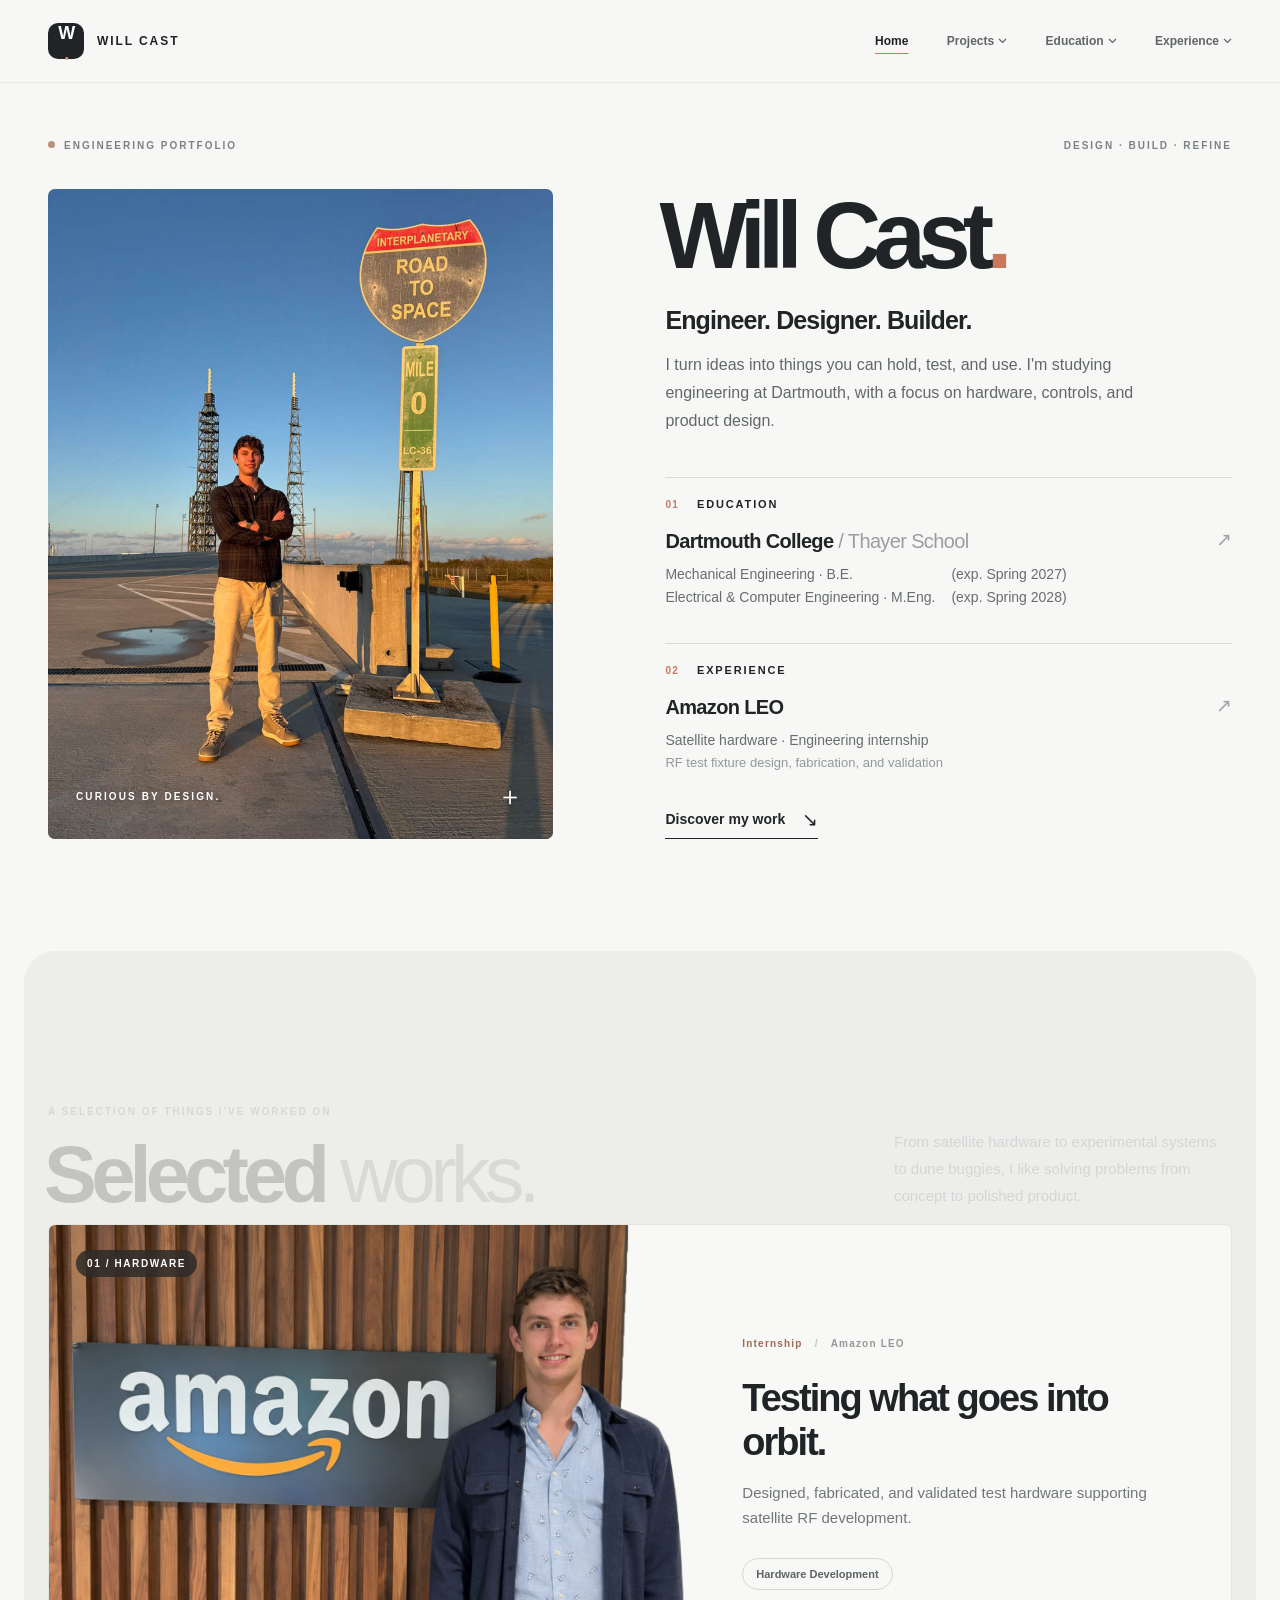
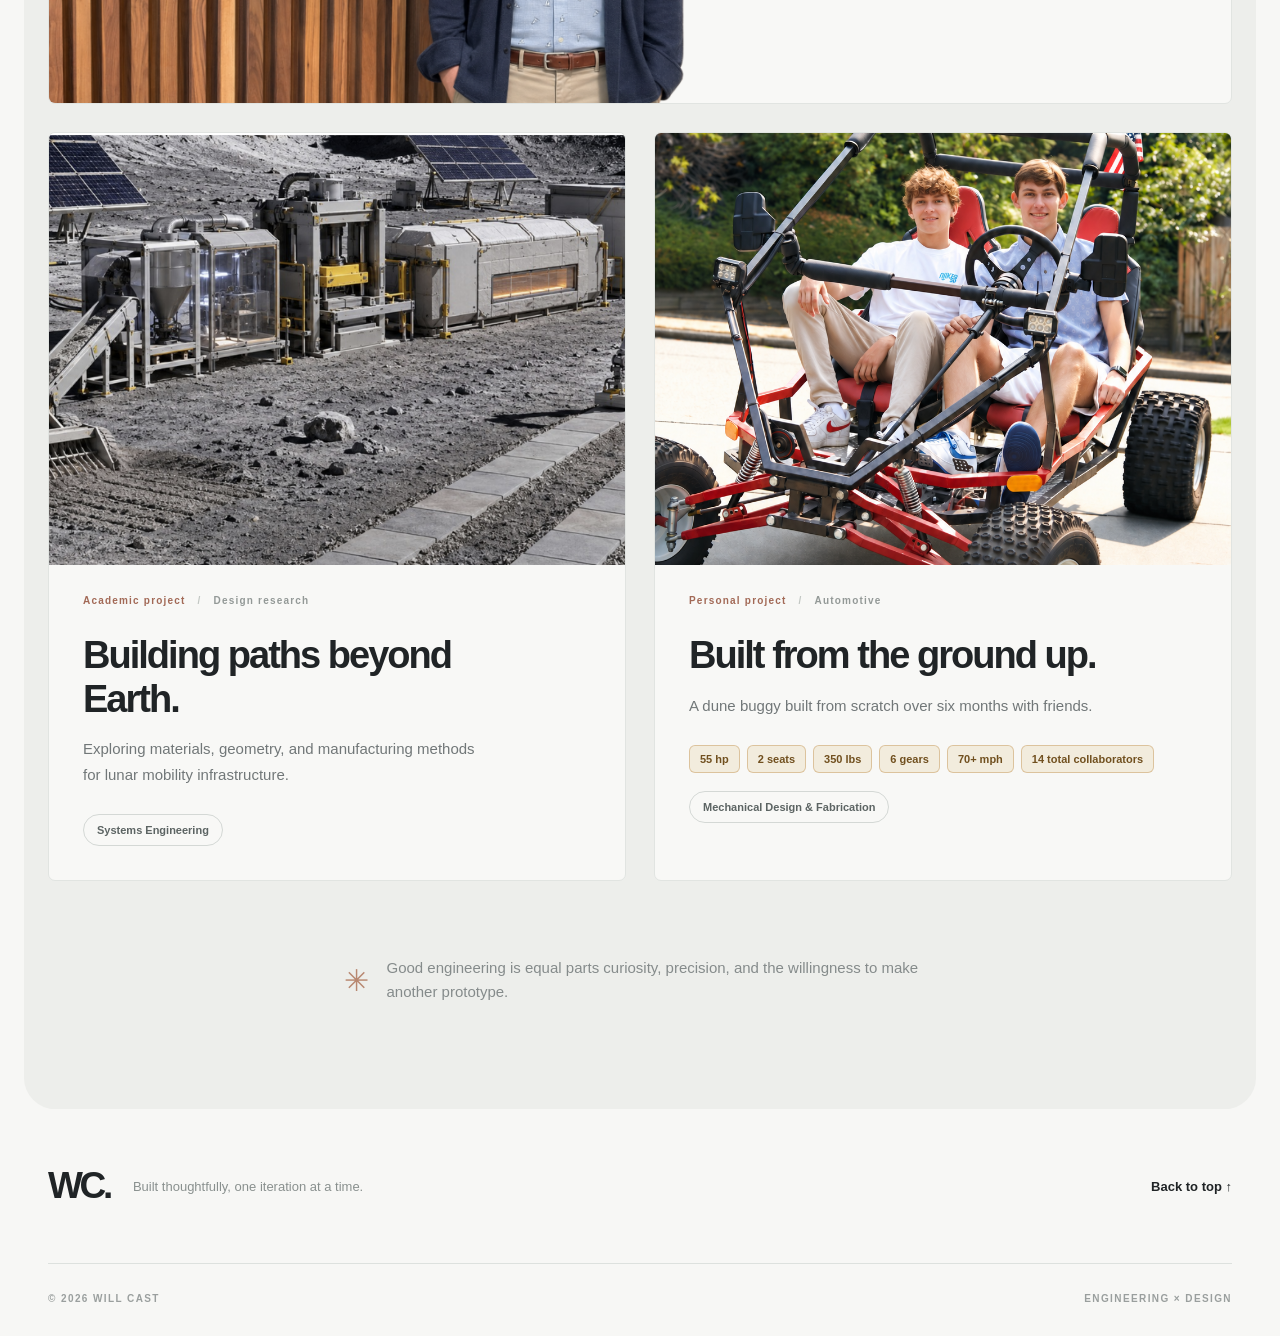
<file: index.html>
<!doctype html>
<html lang="en">
<head>
  <meta charset="utf-8">
  <meta name="viewport" content="width=device-width, initial-scale=1">
  <meta name="theme-color" content="#f7f7f5">
  <meta name="description" content="Will Cast — engineering portfolio featuring hardware development, control systems, and mechanical design.">
  <title>Will Cast — Engineering & Design</title>
  <link rel="icon" href="data:image/svg+xml,%3Csvg xmlns='http://www.w3.org/2000/svg' viewBox='0 0 64 64'%3E%3Crect width='64' height='64' rx='16' fill='%23202426'/%3E%3Ctext x='15' y='44' font-family='Arial' font-weight='bold' font-size='38' fill='white'%3EW%3C/text%3E%3Ccircle cx='50' cy='43' r='4' fill='%23de704e'/%3E%3C/svg%3E">
  <link rel="stylesheet" href="styles.css">
  <script src="navigation.js" defer></script>
</head>
<body>
  <a href="#main" class="skip">Skip to content</a>
  <header class="header">
    <div class="shell nav">
      <a class="brand" href="#top" aria-label="Will Cast — back to top"><span class="mark">W<span>.</span></span><span class="brand-name">WILL CAST</span></a>
      <nav class="links section-nav" aria-label="Main navigation">
        <a class="nav-home" href="index.html" aria-current="page">Home</a>
        <div class="nav-item"><a class="nav-tab-link" href="projects.html">Projects</a><button class="nav-trigger" type="button" aria-label="Toggle Projects sections" aria-expanded="false" aria-controls="nav-projects"><svg width="9" height="6" viewBox="0 0 9 6" aria-hidden="true"><path d="m1 1 3.5 3.5L8 1" fill="none" stroke="currentColor" stroke-width="1.2"/></svg></button>
          <div class="nav-panel" id="nav-projects" hidden><a class="nav-overview" href="projects.html">All projects</a><span class="nav-panel-divider" aria-hidden="true"></span>
            <a href="projects.html#dune-buggy">Dune buggy</a>
            <a href="projects.html#project-02">RC jet ski</a>
            <a href="projects.html#project-03">Project 03</a>
          </div>
        </div>
        <div class="nav-item"><a class="nav-tab-link" href="education.html">Education</a><button class="nav-trigger" type="button" aria-label="Toggle Education sections" aria-expanded="false" aria-controls="nav-education"><svg width="9" height="6" viewBox="0 0 9 6" aria-hidden="true"><path d="m1 1 3.5 3.5L8 1" fill="none" stroke="currentColor" stroke-width="1.2"/></svg></button>
          <div class="nav-panel" id="nav-education" hidden><a class="nav-overview" href="education.html">Education overview</a><span class="nav-panel-divider" aria-hidden="true"></span>
            <a href="education.html#masters">Master’s</a>
            <a href="education.html#undergraduate">Undergraduate</a>
            <a href="education.html#tuck-bridge">Tuck School of Business</a>
            <a href="education.html#high-school">High School</a>
          </div>
        </div>
        <div class="nav-item"><a class="nav-tab-link" href="experience.html">Experience</a><button class="nav-trigger" type="button" aria-label="Toggle Experience sections" aria-expanded="false" aria-controls="nav-experience"><svg width="9" height="6" viewBox="0 0 9 6" aria-hidden="true"><path d="m1 1 3.5 3.5L8 1" fill="none" stroke="currentColor" stroke-width="1.2"/></svg></button>
          <div class="nav-panel" id="nav-experience" hidden><a class="nav-overview" href="experience.html">All experience</a><span class="nav-panel-divider" aria-hidden="true"></span>
            <a href="experience.html#amazon-leo">Amazon LEO</a>
            <a href="experience.html#blue-origin">Blue Origin</a>
            <a href="experience.html#dali-lab">DALI Lab</a>
            <a href="experience.html#tuck-lab">Tuck Lab</a>
            <a href="experience.html#dfr">DFR</a>
            <a href="experience.html#thayer-school">Thayer School</a>
            <a href="experience.html#garage-workshop">Garage Workshop</a>
          </div>
        </div>
      </nav>
    </div>
  </header>
  <main id="main">
    <section id="top" class="shell hero" aria-labelledby="hero-title">
      <div class="hero-top fade"><span class="eyebrow"><span class="dot" aria-hidden="true"></span>Engineering portfolio</span><span class="eyebrow right">Design · Build · Refine</span></div>
      <div class="hero-grid">
        <div class="hero-portrait fade delay1">
          <figure class="portrait-frame">
            <div class="placeholder" aria-hidden="true"><span class="orbit one"></span><span class="orbit two"></span><span class="initials">WC<span>.</span></span><span class="placeholder-note">YOUR PHOTO GOES HERE</span></div>
            <img id="portrait" src="assets/portrait.jpg" alt="Portrait of Will Cast" onerror="this.style.display='none'">
            <figcaption class="portrait-caption"><span>CURIOUS BY DESIGN.</span><span aria-hidden="true">＋</span></figcaption>
          </figure>
        </div>
        <div class="hero-content fade delay2">
          <div><h1 id="hero-title">Will Cast<span class="accent">.</span></h1>
            <p class="role">Engineer. Designer. Builder.</p>
            <p class="intro">I turn ideas into things you can hold, test, and use. I'm studying engineering at Dartmouth, with a focus on hardware, controls, and product design.</p>
          </div>
          <a id="education" class="info info-link" href="education.html#undergraduate" aria-label="View Dartmouth College education"><div class="info-heading"><span>01</span><h2>Education</h2></div>
            <div class="info-content"><div class="education-details"><h3>Dartmouth College <span class="lighter">/ Thayer School</span></h3><div class="education-degrees"><p><span>Mechanical Engineering · B.E.</span><span class="graduation-date">(exp. Spring 2027)</span></p><p><span>Electrical &amp; Computer Engineering · M.Eng.</span><span class="graduation-date">(exp. Spring 2028)</span></p></div></div><span class="arrow" aria-hidden="true">↗</span></div>
          </a>
          <a id="experience" class="info info-link" href="experience.html#amazon-leo" aria-label="View Amazon LEO experience"><div class="info-heading"><span>02</span><h2>Experience</h2></div>
            <div class="info-content"><div><h3>Amazon LEO</h3><p>Satellite hardware · Engineering internship</p><p class="detail">RF test fixture design, fabrication, and validation</p></div><span class="arrow" aria-hidden="true">↗</span></div>
          </a>
          <a class="text-link" href="#work">Discover my work <span aria-hidden="true">↘</span></a>
        </div>
      </div>
    </section>
    <section id="work" class="work" aria-labelledby="work-title">
      <div class="shell">
        <div class="work-head"><div><span class="eyebrow">A selection of things I've worked on</span><h2 id="work-title">Selected <span>works.</span></h2></div><p>From satellite hardware to experimental systems to dune buggies, I like solving problems from concept to polished product.</p></div>
        <div class="projects">
          <article class="project featured reveal">
            <div class="art amazon-photo"><img src="Assets/amazon-leo-internship.png" alt="Will Cast standing beside an Amazon sign during his Amazon LEO internship" width="1448" height="1086" loading="lazy" decoding="async"><span class="art-index">01 / HARDWARE</span></div>
            <div class="project-body"><div class="kicker"><span>Internship</span><span>Amazon LEO</span></div><h3>Testing what goes into orbit.</h3><p>Designed, fabricated, and validated test hardware supporting satellite RF development.</p><span class="tag">Hardware Development</span></div>
          </article>
          <article class="project reveal">
            <a class="art home-project-photo home-lunar-photo" href="education.html#engs-89-90"><img src="Assets/home-lunar-roadway.png" alt="Lunar roadway manufacturing concept with regolith processing equipment and tile tracks" width="1346" height="586" loading="lazy" decoding="async"></a>
            <div class="project-body"><div class="kicker"><span>Academic project</span><span>Design research</span></div><h3>Building paths beyond Earth.</h3><p>Exploring materials, geometry, and manufacturing methods for lunar mobility infrastructure.</p><span class="tag">Systems Engineering</span></div>
          </article>
          <article class="project reveal">
            <a class="art home-project-photo home-buggy-photo" href="projects.html#dune-buggy"><img src="Assets/home-dune-buggy-cleaned.png" alt="Will and a friend seated in their custom-built dune buggy" width="1024" height="1536" loading="lazy" decoding="async"></a>
            <div class="project-body"><div class="kicker"><span>Personal project</span><span>Automotive</span></div><h3>Built from the ground up.</h3><p>A dune buggy built from scratch over six months with friends.</p><ul class="home-buggy-specs" aria-label="Dune buggy specifications"><li>55 hp</li><li>2 seats</li><li>350 lbs</li><li>6 gears</li><li>70+ mph</li><li>14 total collaborators</li></ul><span class="tag">Mechanical Design &amp; Fabrication</span></div>
          </article>
        </div>
        <div class="outro reveal"><span aria-hidden="true">✳</span><p>Good engineering is equal parts curiosity, precision, and the willingness to make another prototype.</p></div>
      </div>
    </section>
  </main>
  <footer class="shell">
    <div class="footer-inner"><div><span class="footer-mark">WC.</span><span class="footer-text">Built thoughtfully, one iteration at a time.</span></div><a href="#top">Back to top ↑</a></div>
    <div class="footer-base"><span>© <span id="year">2026</span> WILL CAST</span><span>ENGINEERING × DESIGN</span></div>
  </footer>
  <script>
    document.documentElement.classList.add('js');
    document.getElementById('year').textContent = new Date().getFullYear();
    const reduceMotion = matchMedia('(prefers-reduced-motion: reduce)').matches;
    if (!reduceMotion) {
      const work = document.getElementById('work');
      let framePending = false;
      const updateWorkTransition = () => {
        const viewport = window.innerHeight;
        const progress = Math.min(1, Math.max(0, (viewport - work.getBoundingClientRect().top) / (viewport * .65)));
        work.style.setProperty('--work-progress', progress.toFixed(4));
        framePending = false;
      };
      const scheduleWorkTransition = () => {
        if (!framePending) {
          framePending = true;
          requestAnimationFrame(updateWorkTransition);
        }
      };
      updateWorkTransition();
      work.classList.add('scroll-ready');
      window.addEventListener('scroll', scheduleWorkTransition, {passive:true});
      window.addEventListener('resize', scheduleWorkTransition);
      window.addEventListener('pageshow', scheduleWorkTransition);
    }
    if (!reduceMotion && 'IntersectionObserver' in window) {
      const observer = new IntersectionObserver((entries, o) => entries.forEach(e => {if(e.isIntersecting){e.target.classList.add('visible');o.unobserve(e.target)}}), {threshold:0.10,rootMargin:'0px 0px -35px 0px'});
      document.querySelectorAll('.reveal').forEach(el => observer.observe(el));
    } else {
      document.querySelectorAll('.reveal').forEach(el => el.classList.add('visible'));
    }
  </script>
</body>
</html>
</file>
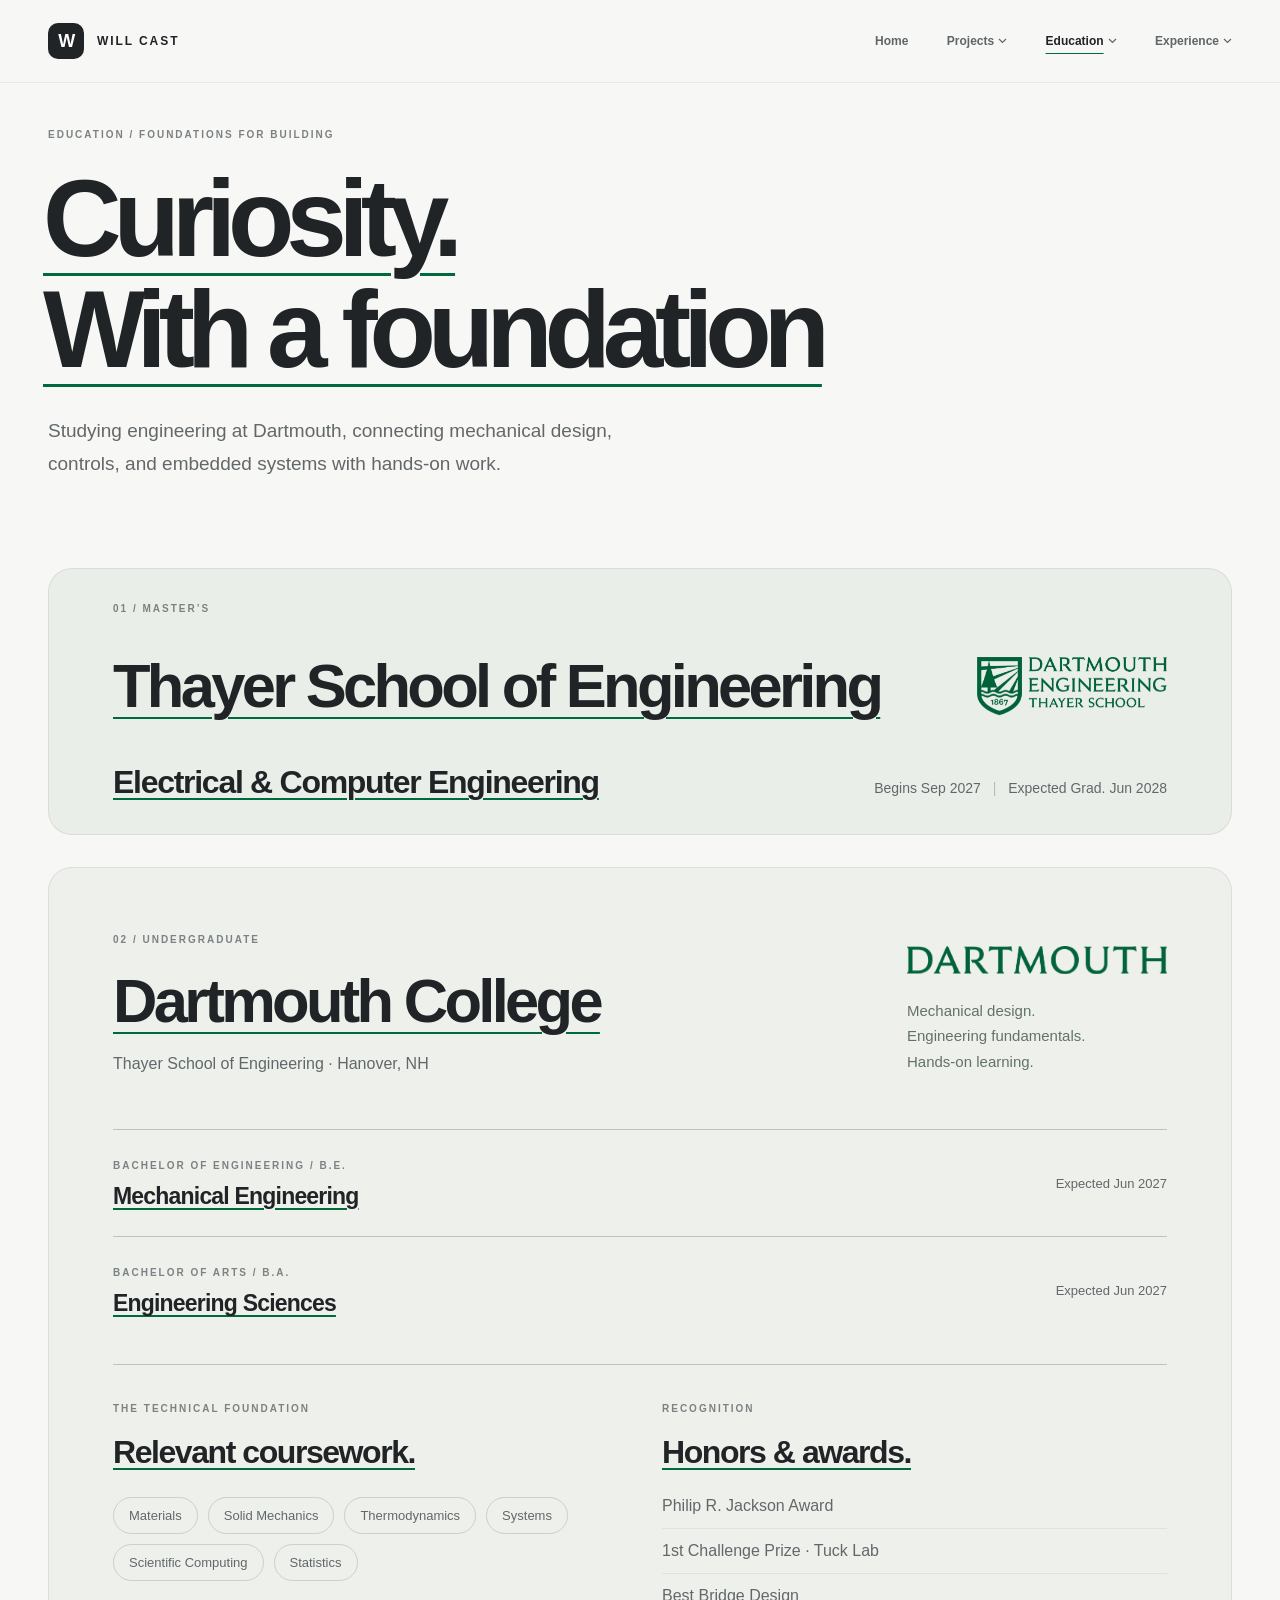
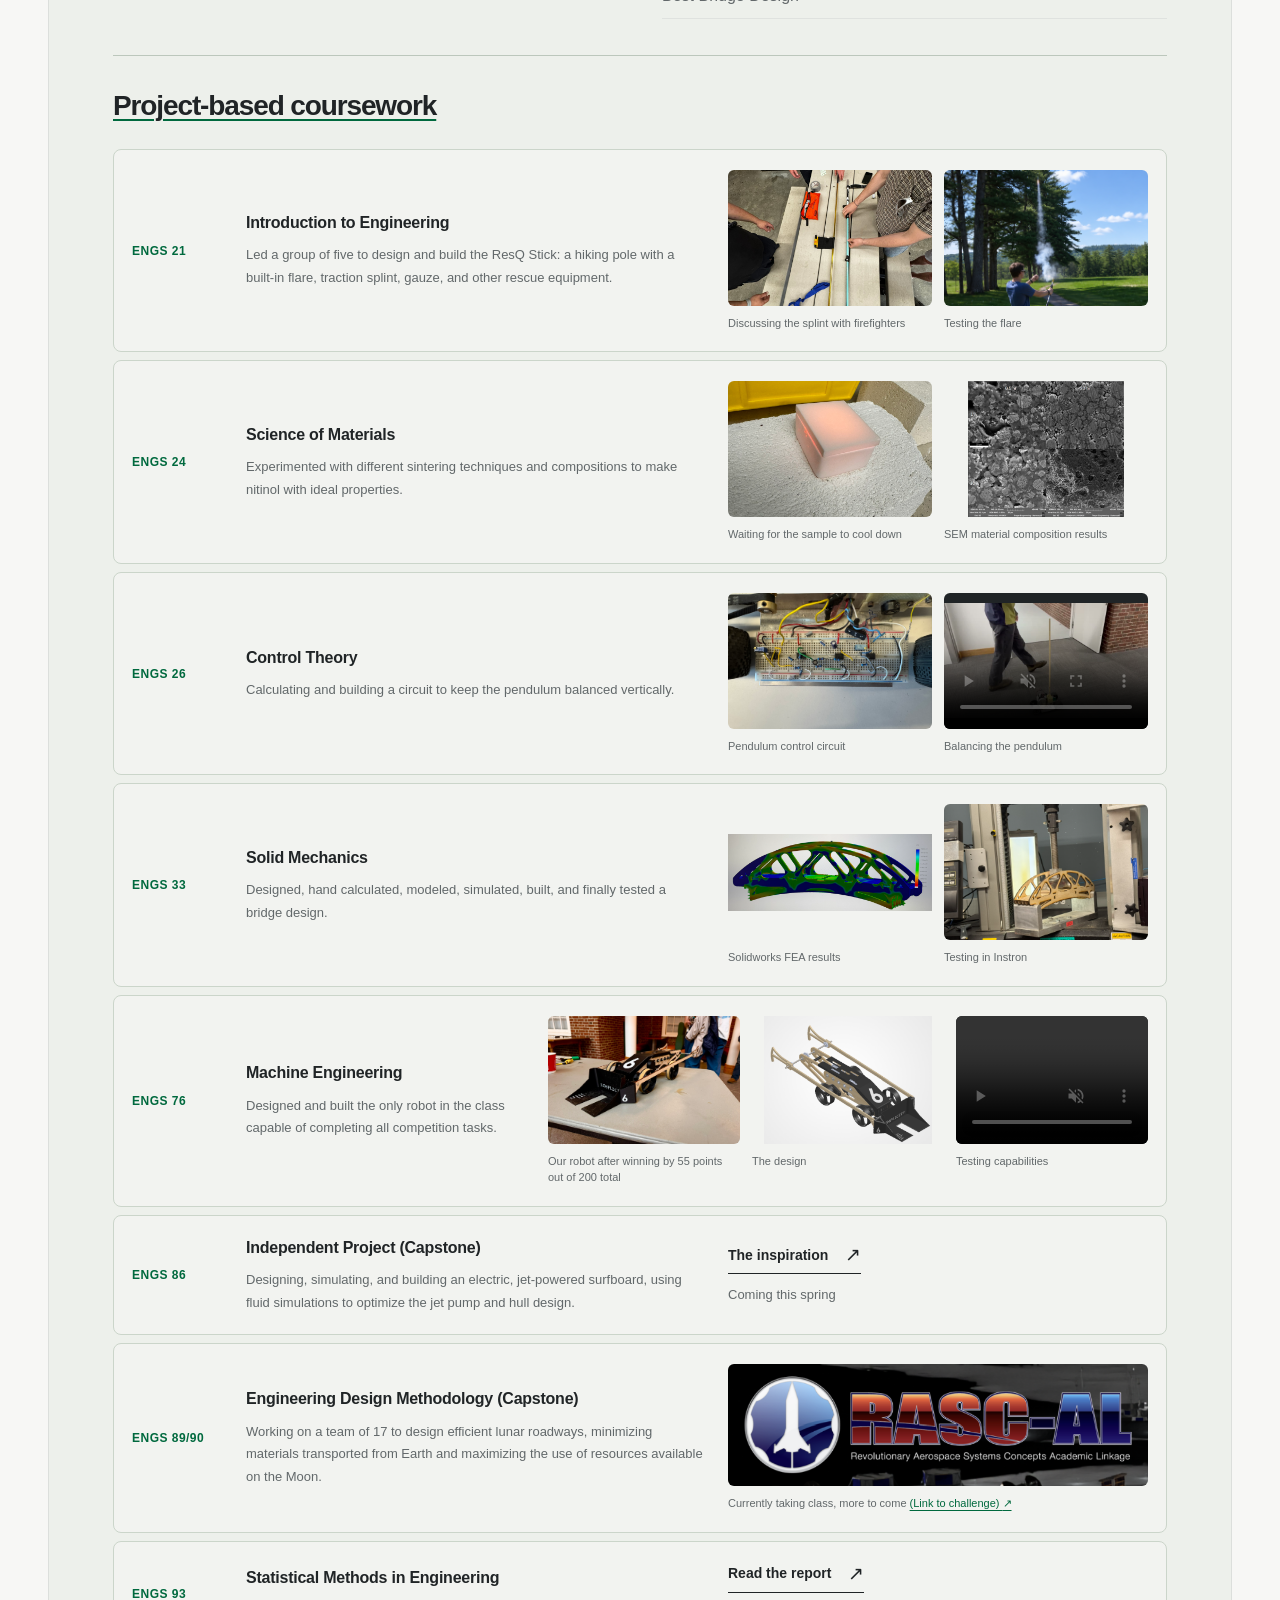
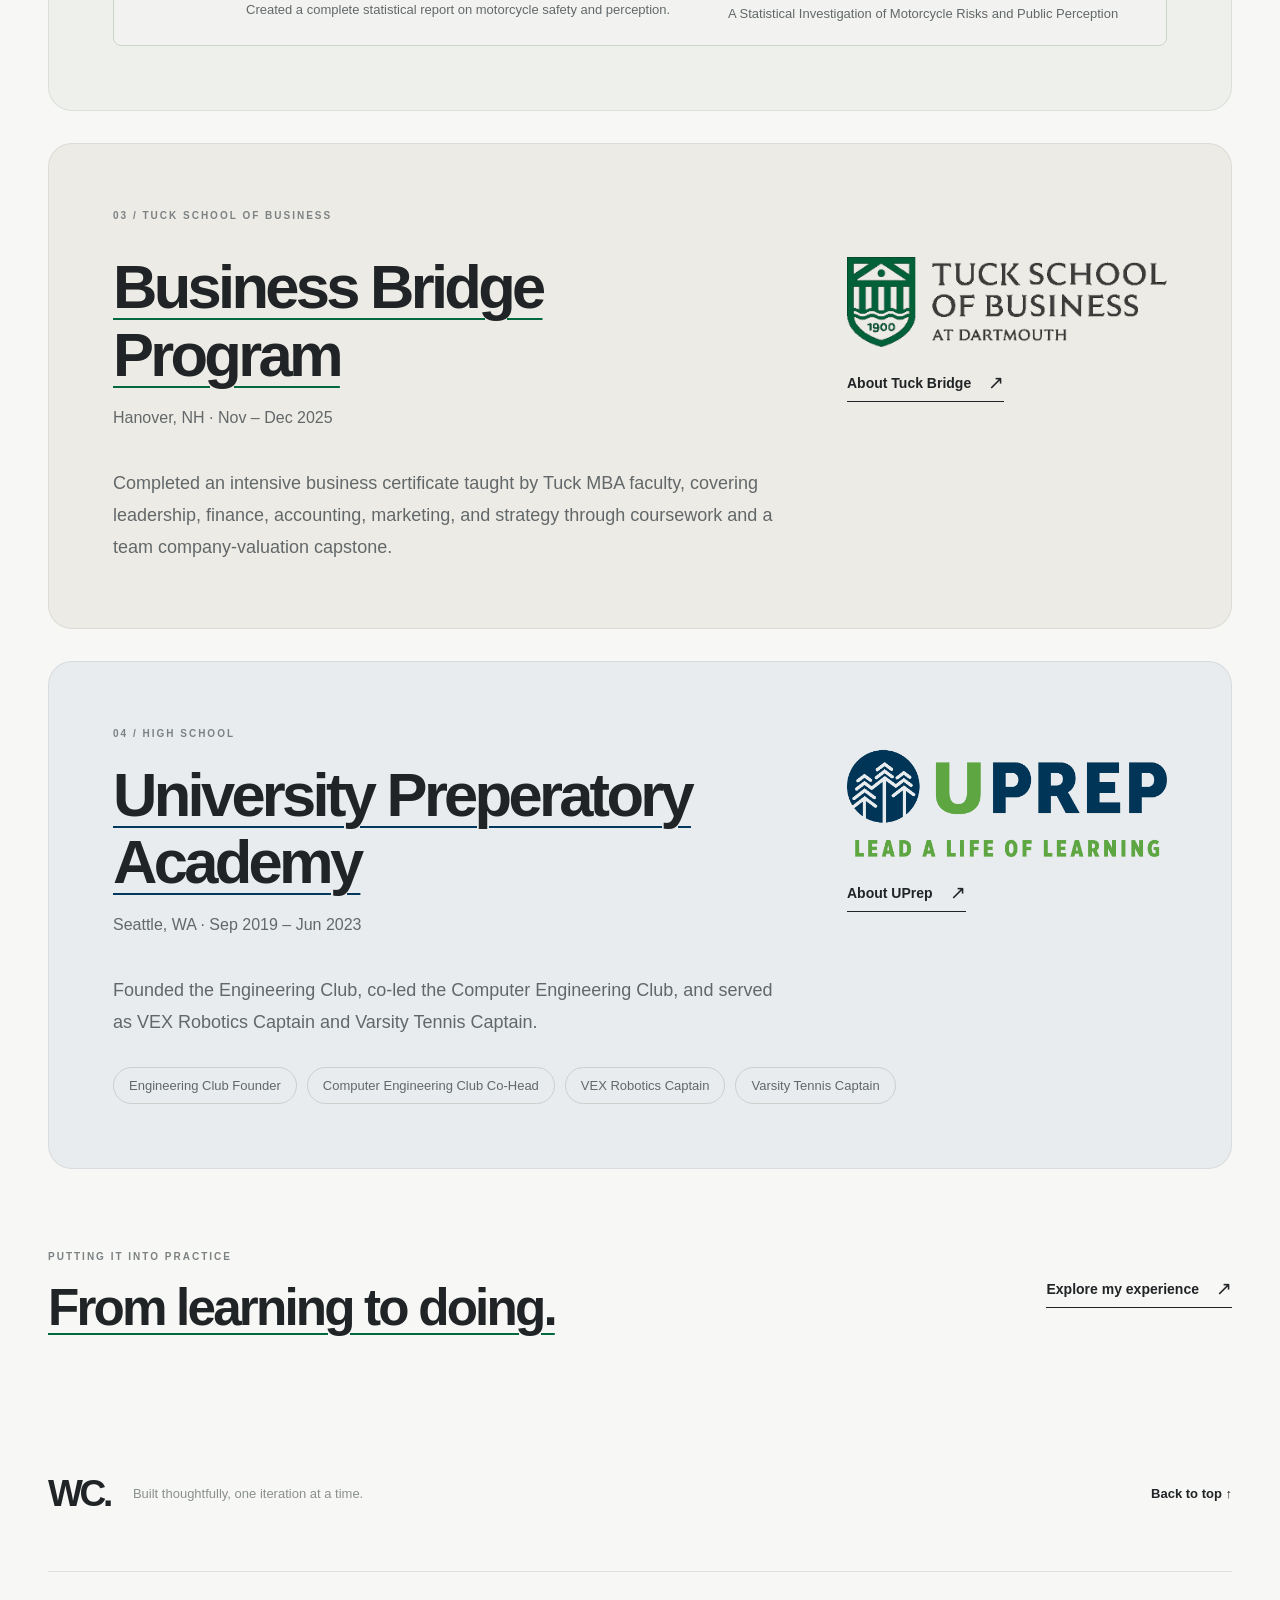
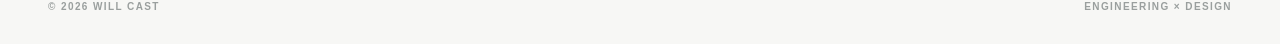
<file: education.html>
<!doctype html>
<html lang="en">
<head>
  <meta charset="utf-8">
  <meta name="viewport" content="width=device-width, initial-scale=1">
  <meta name="theme-color" content="#f7f7f5">
  <meta name="description" content="Will Cast's master's and undergraduate engineering studies at Dartmouth, Tuck Business Bridge, and high school education at University Preperatory Academy.">
  <title>Education — Will Cast</title>
  <link rel="icon" href="data:image/svg+xml,%3Csvg xmlns='http://www.w3.org/2000/svg' viewBox='0 0 64 64'%3E%3Crect width='64' height='64' rx='16' fill='%23202426'/%3E%3Ctext x='15' y='44' font-family='Arial' font-weight='bold' font-size='38' fill='white'%3EW%3C/text%3E%3C/svg%3E">
  <link rel="stylesheet" href="styles.css">
  <script src="navigation.js" defer></script>
</head>
<body class="education-page" id="top">
  <a href="#main" class="skip">Skip to content</a>
  <header class="header">
    <div class="shell nav">
      <a class="brand" href="index.html" aria-label="Will Cast — homepage"><span class="mark">W</span><span class="brand-name">WILL CAST</span></a>
      <nav class="links section-nav" aria-label="Main navigation">
        <a class="nav-home" href="index.html">Home</a>
        <div class="nav-item"><a class="nav-tab-link" href="projects.html">Projects</a><button class="nav-trigger" type="button" aria-label="Toggle Projects sections" aria-expanded="false" aria-controls="nav-projects"><svg width="9" height="6" viewBox="0 0 9 6" aria-hidden="true"><path d="m1 1 3.5 3.5L8 1" fill="none" stroke="currentColor" stroke-width="1.2"/></svg></button>
          <div class="nav-panel" id="nav-projects" hidden><a class="nav-overview" href="projects.html">All projects</a><span class="nav-panel-divider" aria-hidden="true"></span>
            <a href="projects.html#dune-buggy">Dune buggy</a>
            <a href="projects.html#project-02">RC jet ski</a>
            <a href="projects.html#project-03">Project 03</a>
          </div>
        </div>
        <div class="nav-item"><a class="nav-tab-link" href="education.html" aria-current="page">Education</a><button class="nav-trigger" type="button" aria-label="Toggle Education sections" aria-expanded="false" aria-controls="nav-education"><svg width="9" height="6" viewBox="0 0 9 6" aria-hidden="true"><path d="m1 1 3.5 3.5L8 1" fill="none" stroke="currentColor" stroke-width="1.2"/></svg></button>
          <div class="nav-panel" id="nav-education" hidden><a class="nav-overview" href="education.html">Education overview</a><span class="nav-panel-divider" aria-hidden="true"></span>
            <a href="education.html#masters">Master’s</a>
            <a href="education.html#undergraduate">Undergraduate</a>
            <a href="education.html#tuck-bridge">Tuck School of Business</a>
            <a href="education.html#high-school">High School</a>
          </div>
        </div>
        <div class="nav-item"><a class="nav-tab-link" href="experience.html">Experience</a><button class="nav-trigger" type="button" aria-label="Toggle Experience sections" aria-expanded="false" aria-controls="nav-experience"><svg width="9" height="6" viewBox="0 0 9 6" aria-hidden="true"><path d="m1 1 3.5 3.5L8 1" fill="none" stroke="currentColor" stroke-width="1.2"/></svg></button>
          <div class="nav-panel" id="nav-experience" hidden><a class="nav-overview" href="experience.html">All experience</a><span class="nav-panel-divider" aria-hidden="true"></span>
            <a href="experience.html#amazon-leo">Amazon LEO</a>
            <a href="experience.html#blue-origin">Blue Origin</a>
            <a href="experience.html#dali-lab">DALI Lab</a>
            <a href="experience.html#tuck-lab">Tuck Lab</a>
            <a href="experience.html#dfr">DFR</a>
            <a href="experience.html#thayer-school">Thayer School</a>
            <a href="experience.html#garage-workshop">Garage Workshop</a>
          </div>
        </div>
      </nav>
    </div>
  </header>
  <main id="main">
    <section class="shell experience-intro fade" aria-labelledby="education-title">
      <p class="eyebrow">Education / Foundations for building</p>
      <h1 class="experience-title" id="education-title">Curiosity.<br>With a foundation</h1>
      <p class="experience-lead">Studying engineering at Dartmouth, connecting mechanical design, controls, and embedded systems with hands-on work.</p>
    </section>
    <div class="shell education-content">
      <section class="academic-card masters-card" id="masters" aria-labelledby="masters-title">
        <p class="eyebrow">01 / Master’s</p>
        <div class="masters-branding"><h2 id="masters-title">Thayer School of Engineering</h2><img src="Assets/thayer-school-logo.png" alt="Thayer School of Engineering logo" decoding="async"></div>
        <div class="masters-summary"><h3>Electrical &amp; Computer Engineering</h3><p>Begins Sep 2027 <span aria-hidden="true">|</span> Expected Grad. Jun 2028</p></div>
      </section>
      <section class="academic-card undergraduate-card" id="undergraduate" aria-labelledby="undergraduate-title">
        <div class="academic-heading"><div><p class="eyebrow">02 / Undergraduate</p><h2 id="undergraduate-title">Dartmouth College</h2><p class="experience-subtitle">Thayer School of Engineering · Hanover, NH</p></div><div class="academic-identity"><img src="Assets/dartmouth-college-logo.png" alt="Dartmouth College logo" loading="lazy" decoding="async"><p class="academic-note">Mechanical design.<br>Engineering fundamentals.<br>Hands-on learning.</p></div></div>
        <dl class="degree-list">
          <div><dt><span class="eyebrow">Bachelor of Engineering / B.E.</span><h3>Mechanical Engineering</h3></dt><dd>Expected Jun 2027</dd></div>
          <div><dt><span class="eyebrow">Bachelor of Arts / B.A.</span><h3>Engineering Sciences</h3></dt><dd>Expected Jun 2027</dd></div>
        </dl>
        <div class="education-details-grid">
          <section id="coursework" aria-labelledby="coursework-title"><p class="eyebrow">The technical foundation</p><h2 id="coursework-title">Relevant coursework.</h2><ul class="course-list"><li>Materials</li><li>Solid Mechanics</li><li>Thermodynamics</li><li>Systems</li><li>Scientific Computing</li><li>Statistics</li></ul></section>
          <section id="honors" aria-labelledby="honors-title"><p class="eyebrow">Recognition</p><h2 id="honors-title">Honors &amp; awards.</h2><ul class="honors-list"><li>Philip R. Jackson Award</li><li>1st Challenge Prize · Tuck Lab</li><li>Best Bridge Design</li></ul></section>
        </div>
        <section class="project-coursework" id="project-based-coursework" aria-labelledby="project-coursework-title">
          <h3 id="project-coursework-title">Project-based coursework</h3>
          <ul class="project-course-list">
            <li class="project-course-row project-course-row-feature" id="engs-21">
              <span class="project-course-code">ENGS 21</span>
              <div class="project-course-description"><h4>Introduction to Engineering</h4><p>Led a group of five to design and build the ResQ Stick: a hiking pole with a built-in flare, traction splint, gauze, and other rescue equipment.</p></div>
              <div class="project-course-gallery">
                <figure><img src="Assets/resq-stick-firefighters.jpeg" alt="Discussing the ResQ Stick traction splint with firefighters" width="1536" height="2048" loading="lazy" decoding="async"><figcaption>Discussing the splint with firefighters</figcaption></figure>
                <figure><img src="Assets/resq-stick-flare-test.png" alt="Outdoor flare test using the ResQ Stick hiking pole" width="862" height="1040" loading="lazy" decoding="async"><figcaption>Testing the flare</figcaption></figure>
              </div>
            </li>
            <li class="project-course-row project-course-row-feature" id="engs-24">
              <span class="project-course-code">ENGS 24</span>
              <div class="project-course-description"><h4>Science of Materials</h4><p>Experimented with different sintering techniques and compositions to make nitinol with ideal properties.</p></div>
              <div class="project-course-gallery">
                <figure><img src="Assets/nitinol-sample-cooling.jpeg" alt="Nitinol sample cooling in a ceramic crucible" width="1536" height="2048" loading="lazy" decoding="async"><figcaption>Waiting for the sample to cool down</figcaption></figure>
                <figure><img src="Assets/nitinol-sem-results.png" alt="SEM images comparing nitinol material compositions and sintering times" width="1244" height="1080" loading="lazy" decoding="async" style="object-fit:contain"><figcaption>SEM material composition results</figcaption></figure>
              </div>
            </li>
            <li class="project-course-row project-course-row-feature" id="engs-26">
              <span class="project-course-code">ENGS 26</span>
              <div class="project-course-description"><h4>Control Theory</h4><p>Calculating and building a circuit to keep the pendulum balanced vertically.</p></div>
              <div class="project-course-gallery">
                <figure><img src="Assets/control-theory-circuit.jpeg" alt="Close-up of the pendulum car's breadboard control circuit" width="2048" height="1536" loading="lazy" decoding="async"><figcaption>Pendulum control circuit</figcaption></figure>
                <figure>
                  <video autoplay muted loop playsinline controls preload="metadata" poster="Assets/control-theory-balancing.jpg" aria-label="Car balancing an inverted pendulum">
                    <source src="Assets/control-theory-balancing.mp4" type="video/mp4">
                  </video>
                  <figcaption>Balancing the pendulum</figcaption>
                </figure>
              </div>
            </li>
            <li class="project-course-row project-course-row-feature" id="engs-33">
              <span class="project-course-code">ENGS 33</span>
              <div class="project-course-description"><h4>Solid Mechanics</h4><p>Designed, hand calculated, modeled, simulated, built, and finally tested a bridge design.</p></div>
              <div class="project-course-gallery">
                <figure><img src="Assets/solid-mechanics-bridge-simulation.png" alt="Bridge design simulation showing structural analysis results" width="750" height="284" loading="lazy" decoding="async" style="object-fit:contain"><figcaption>Solidworks FEA results</figcaption></figure>
                <figure><img src="Assets/solid-mechanics-bridge-instron.png" alt="Wooden bridge undergoing load testing in an Instron machine" width="592" height="570" loading="lazy" decoding="async"><figcaption>Testing in Instron</figcaption></figure>
              </div>
            </li>
            <li class="project-course-row project-course-row-feature project-course-row-three-media" id="engs-76">
              <span class="project-course-code">ENGS 76</span>
              <div class="project-course-description"><h4>Machine Engineering</h4><p>Designed and built the only robot in the class capable of completing all competition tasks.</p></div>
              <div class="project-course-gallery">
                <figure><img src="Assets/engs-76-winning-robot.jpeg" alt="Completed competition-winning robot on a table" width="2048" height="1536" loading="lazy" decoding="async"><figcaption>Our robot after winning by 55 points out of 200 total</figcaption></figure>
                <figure><img src="Assets/engs-76-robot-design-updated.png" alt="Updated CAD design of the competition robot" width="578" height="438" loading="lazy" decoding="async" style="object-fit:contain"><figcaption>The design</figcaption></figure>
                <figure><video src="Assets/engs-76-robot-testing.mp4" autoplay muted loop playsinline controls preload="metadata" aria-label="Competition robot testing its capabilities"></video><figcaption>Testing capabilities</figcaption></figure>
              </div>
            </li>
            <li class="project-course-row project-course-row-feature" id="engs-86">
              <span class="project-course-code">ENGS 86</span>
              <div class="project-course-description"><h4>Independent Project (Capstone)</h4><p>Designing, simulating, and building an electric, jet-powered surfboard, using fluid simulations to optimize the jet pump and hull design.</p></div>
              <div class="project-course-description">
                <a class="text-link" href="https://youtu.be/YZ11h-EZJRE?si=VISe76rsDYqCjAdz" target="_blank" rel="noopener noreferrer">The inspiration <span aria-hidden="true">↗</span></a>
                <p>Coming this spring</p>
              </div>
            </li>
            <li class="project-course-row project-course-row-feature" id="engs-89-90">
              <span class="project-course-code">ENGS 89/90</span>
              <div class="project-course-description"><h4>Engineering Design Methodology (Capstone)</h4><p>Working on a team of 17 to design efficient lunar roadways, minimizing materials transported from Earth and maximizing the use of resources available on the Moon.</p></div>
              <div class="project-course-gallery project-course-gallery-wide">
                <figure><a href="https://www.nasa.gov/directorates/stmd/prizes-challenges-crowdsourcing-program/center-of-excellence-for-collaborative-innovation-coeci/the-nasa-rasc-al-2026-competition/" target="_blank" rel="noopener" aria-label="Learn about NASA's RASC-AL 2026 competition (opens in a new tab)"><img src="Assets/engs-capstone-rasc-al.png" alt="NASA RASC-AL competition" width="814" height="236" loading="lazy" decoding="async"></a><figcaption>Currently taking class, more to come <a class="course-challenge-link" href="https://www.nasa.gov/directorates/stmd/prizes-challenges-crowdsourcing-program/center-of-excellence-for-collaborative-innovation-coeci/the-nasa-rasc-al-2026-competition/" target="_blank" rel="noopener">(Link to challenge) <span aria-hidden="true">↗</span></a></figcaption></figure>
              </div>
            </li>
            <li class="project-course-row project-course-row-feature" id="engs-93">
              <span class="project-course-code">ENGS 93</span>
              <div class="project-course-description"><h4>Statistical Methods in Engineering</h4><p>Created a complete statistical report on motorcycle safety and perception.</p></div>
              <div class="project-course-description"><a class="text-link" href="Assets/engs-93-motorcycle-risk-report.pdf" target="_blank" rel="noopener">Read the report <span aria-hidden="true">↗</span></a><p>A Statistical Investigation of Motorcycle Risks and Public Perception</p></div>
            </li>
          </ul>
        </section>
      </section>
      <section class="academic-card business-card" id="tuck-bridge" aria-labelledby="tuck-title">
        <p class="eyebrow">03 / Tuck School of Business</p>
        <div class="academic-heading">
          <div><h2 id="tuck-title">Business Bridge<br>Program</h2><p class="experience-subtitle">Hanover, NH · Nov – Dec 2025</p></div>
          <div class="tuck-identity school-about-identity"><img src="Assets/tuck-school-logo.png" alt="Tuck School of Business at Dartmouth" width="768" height="215" loading="lazy" decoding="async"><a class="text-link" href="https://bridge.tuck.dartmouth.edu/program" target="_blank" rel="noopener noreferrer">About Tuck Bridge <span aria-hidden="true">↗</span></a></div>
        </div>
        <p class="business-summary">Completed an intensive business certificate taught by Tuck MBA faculty, covering leadership, finance, accounting, marketing, and strategy through coursework and a team company-valuation capstone.</p>
      </section>
      <section class="academic-card high-school-card" id="high-school" aria-labelledby="high-school-title">
        <div class="academic-heading"><div><p class="eyebrow">04 / High School</p><h2 id="high-school-title">University Preperatory Academy</h2><p class="experience-subtitle">Seattle, WA · Sep 2019 – Jun 2023</p></div><div class="academic-identity school-about-identity"><img src="Assets/uprep-logo.png" alt="University Prep logo" loading="lazy" decoding="async"><a class="text-link" href="https://www.universityprep.org/" target="_blank" rel="noopener noreferrer">About UPrep <span aria-hidden="true">↗</span></a></div></div>
        <p class="business-summary">Founded the Engineering Club, co-led the Computer Engineering Club, and served as VEX Robotics Captain and Varsity Tennis Captain.</p>
        <ul class="course-list school-activities" aria-label="High school leadership"><li>Engineering Club Founder</li><li>Computer Engineering Club Co-Head</li><li>VEX Robotics Captain</li><li>Varsity Tennis Captain</li></ul>
      </section>
    </div>
    <section class="shell experience-next" aria-labelledby="next-title"><div><p class="eyebrow">Putting it into practice</p><h2 id="next-title">From learning to doing.</h2></div><a class="text-link" href="experience.html">Explore my experience <span aria-hidden="true">↗</span></a></section>
  </main>
  <footer class="shell"><div class="footer-inner"><div><span class="footer-mark">WC.</span><span class="footer-text">Built thoughtfully, one iteration at a time.</span></div><a href="#top">Back to top ↑</a></div><div class="footer-base"><span>© <span id="year">2026</span> WILL CAST</span><span>ENGINEERING × DESIGN</span></div></footer>
  <script>document.getElementById('year').textContent = new Date().getFullYear();</script>
</body>
</html>
</file>
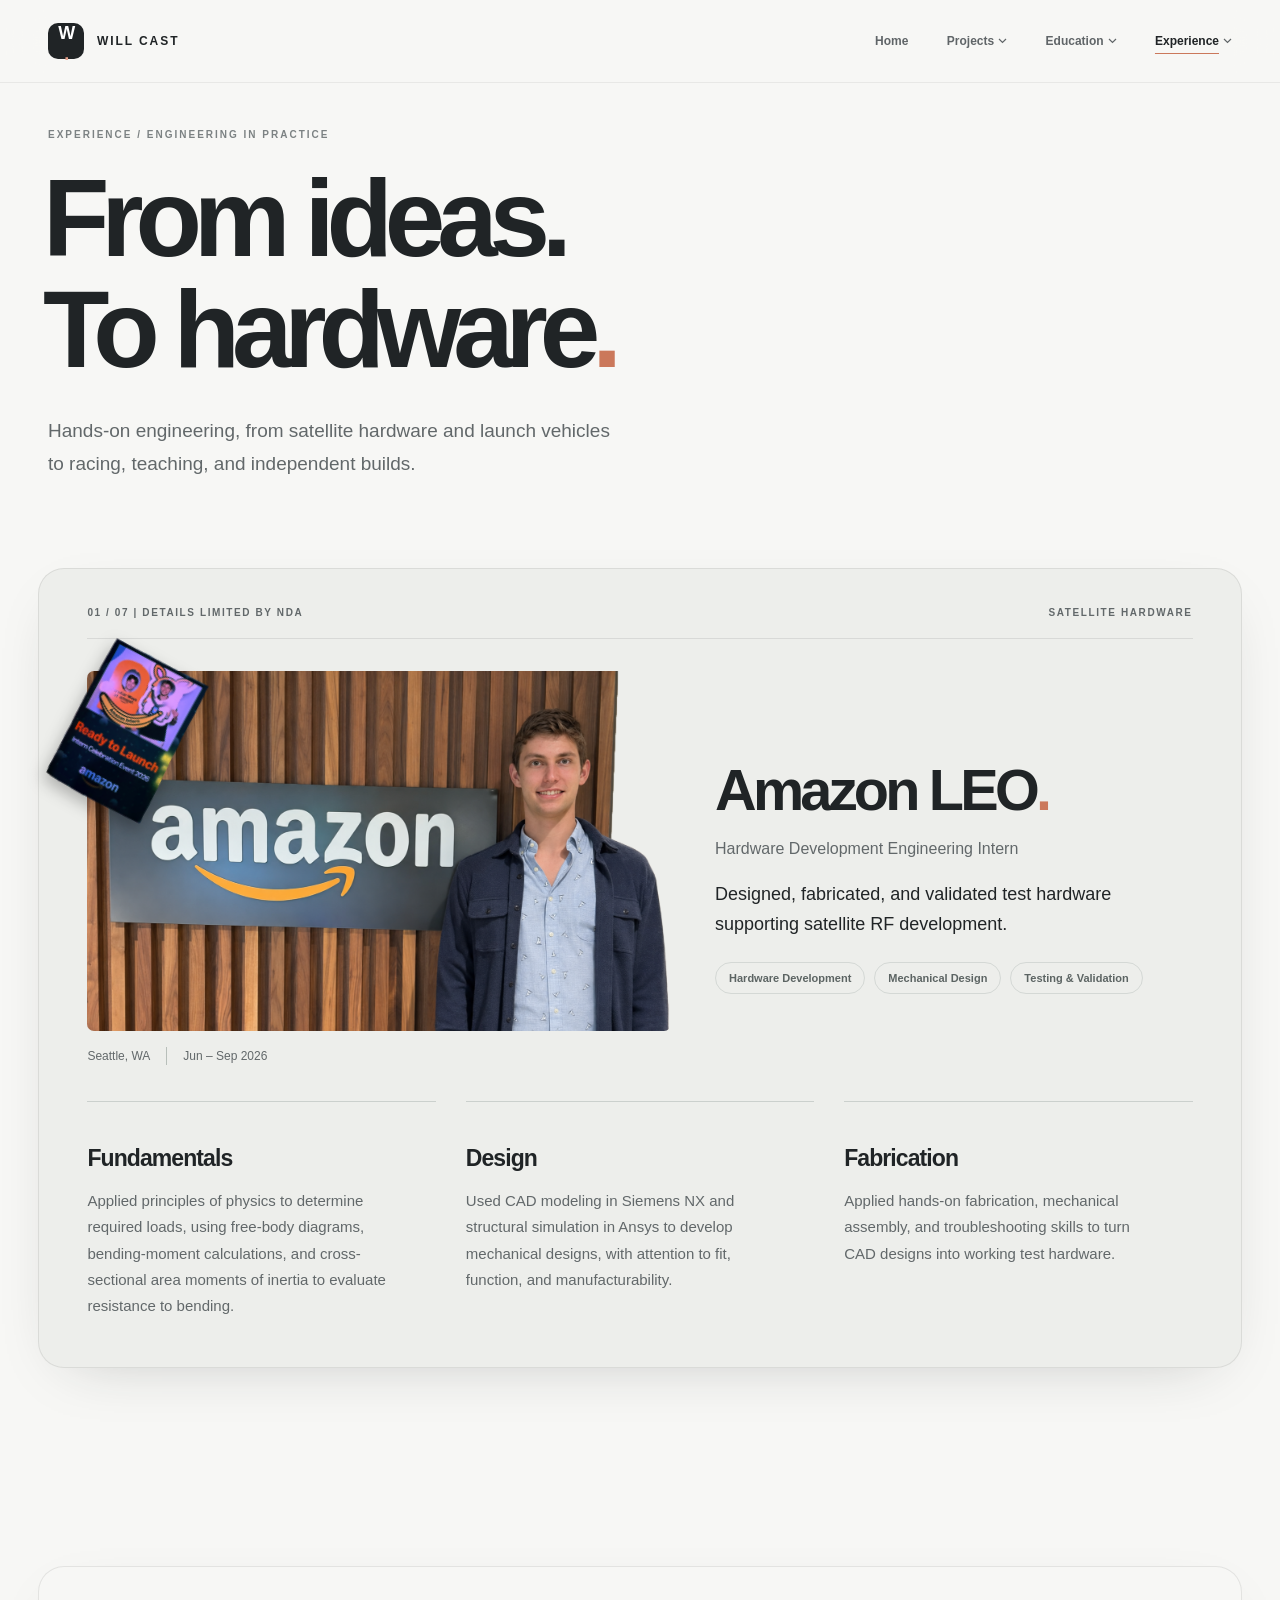
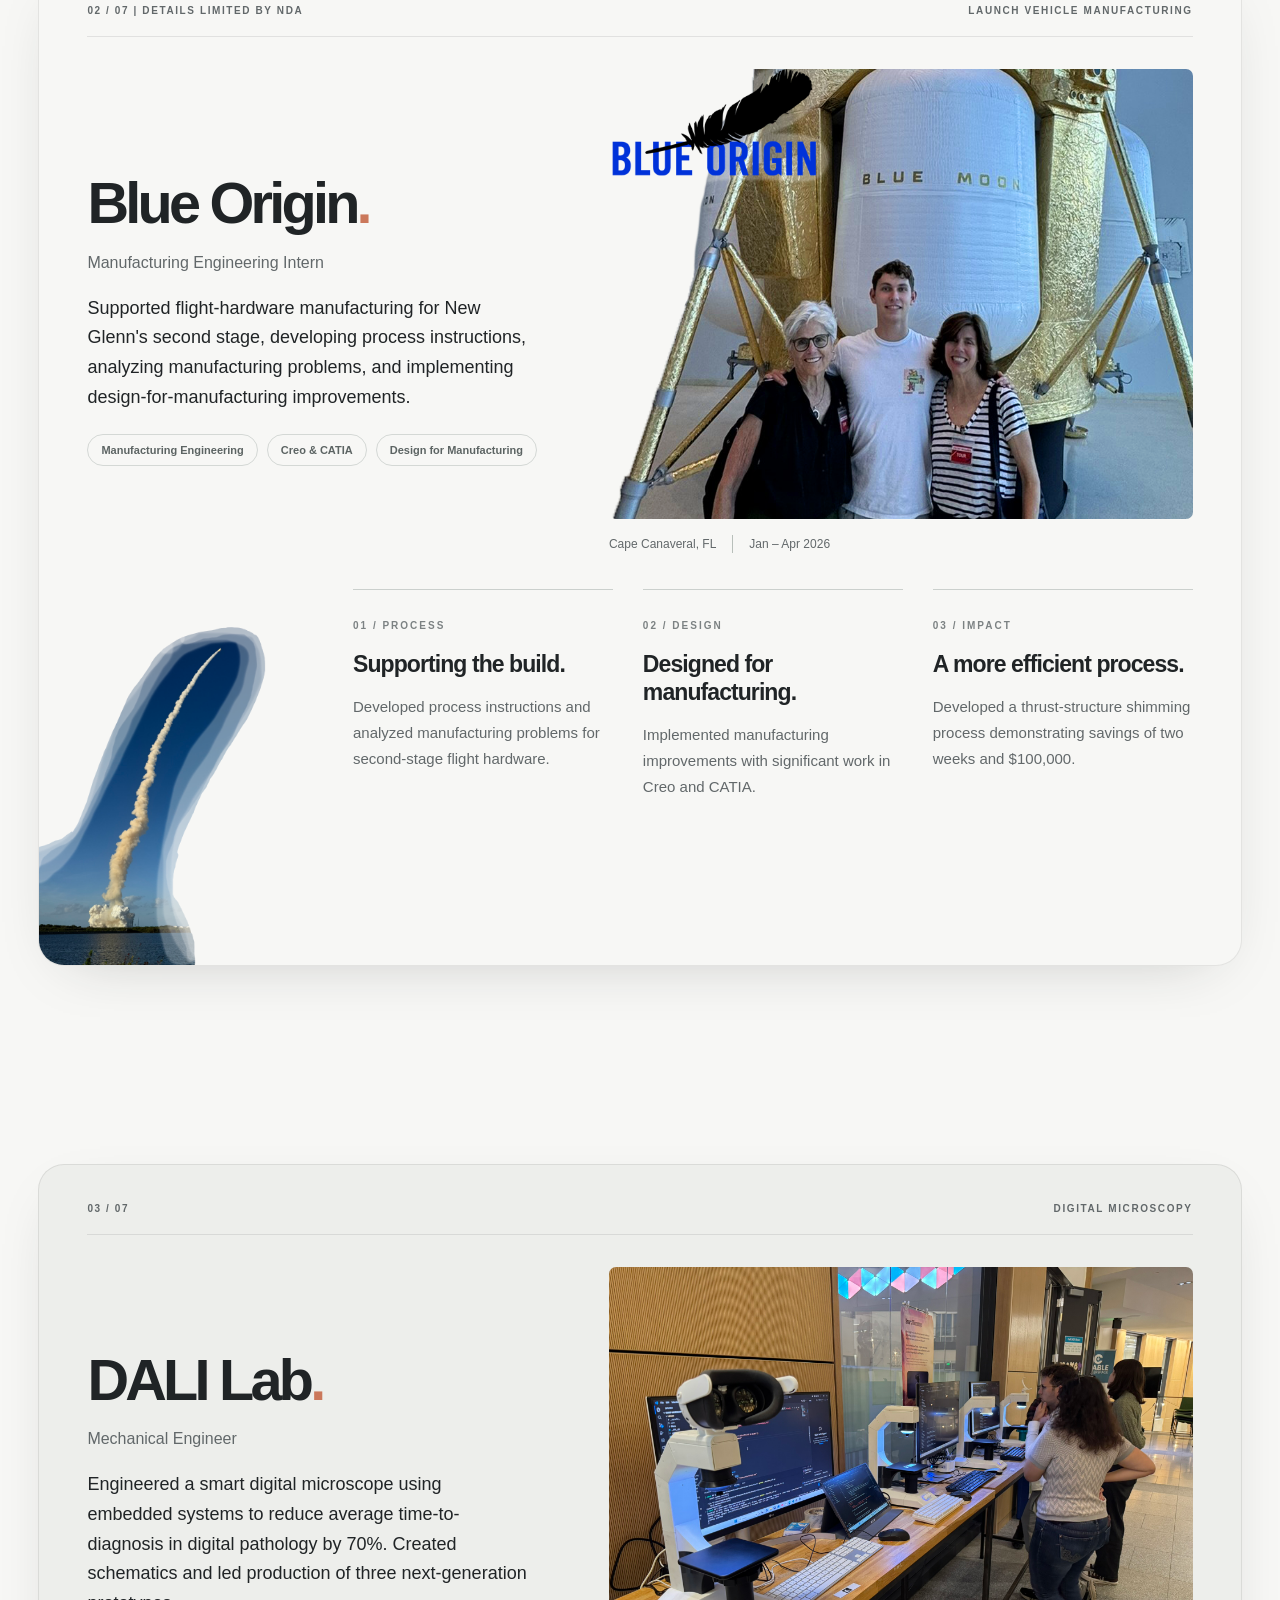
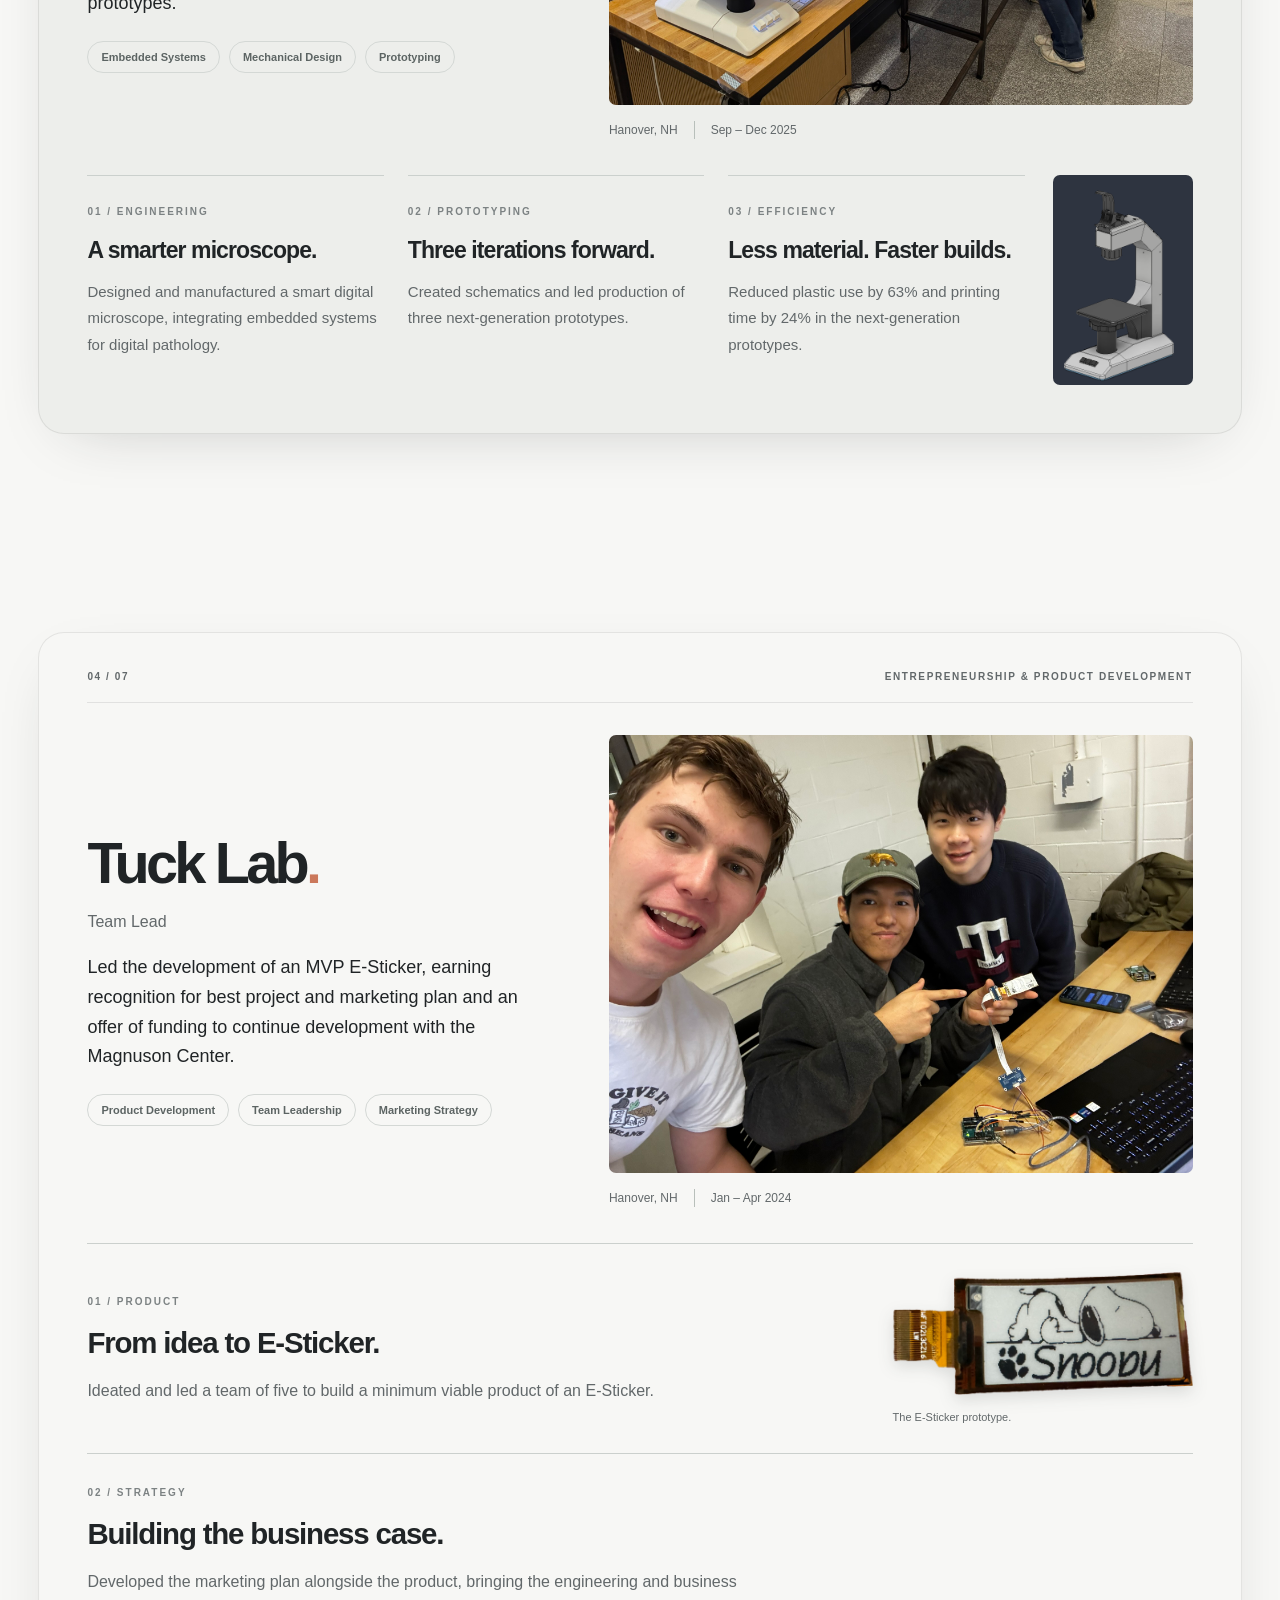
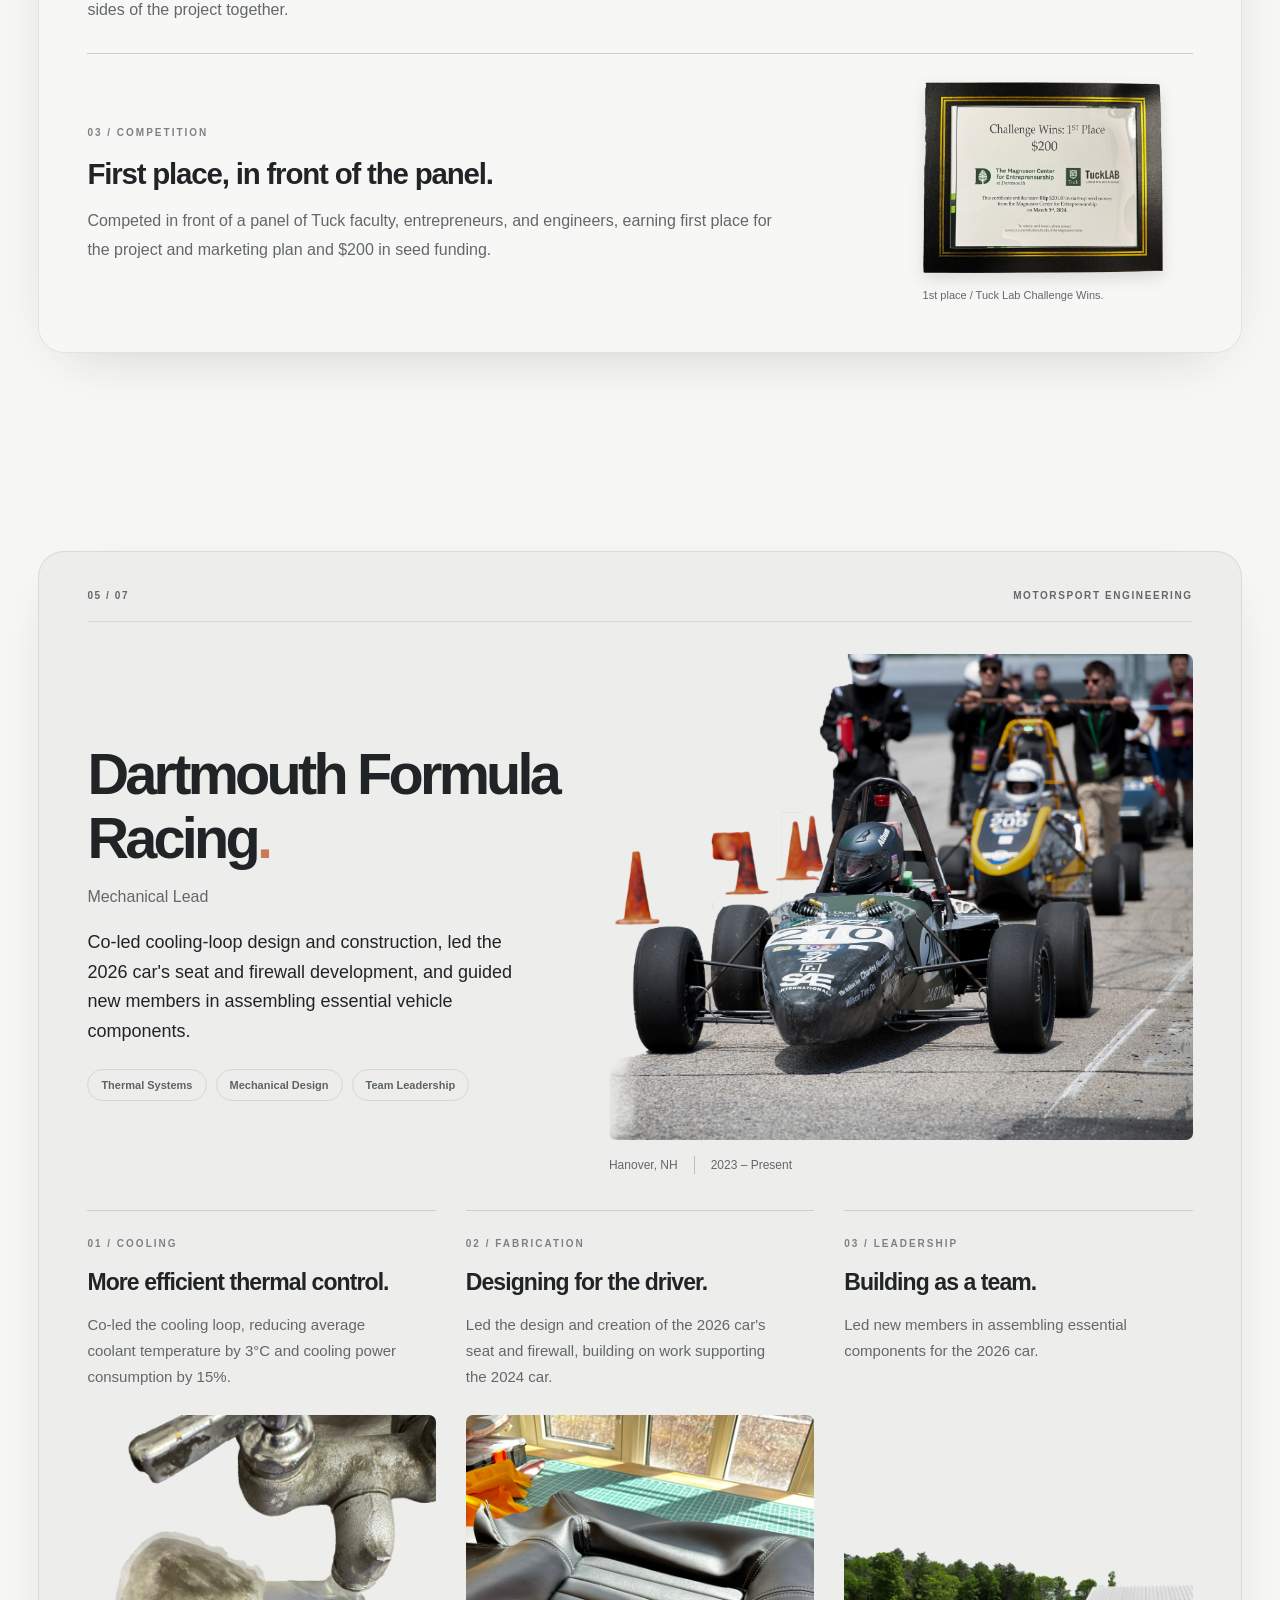
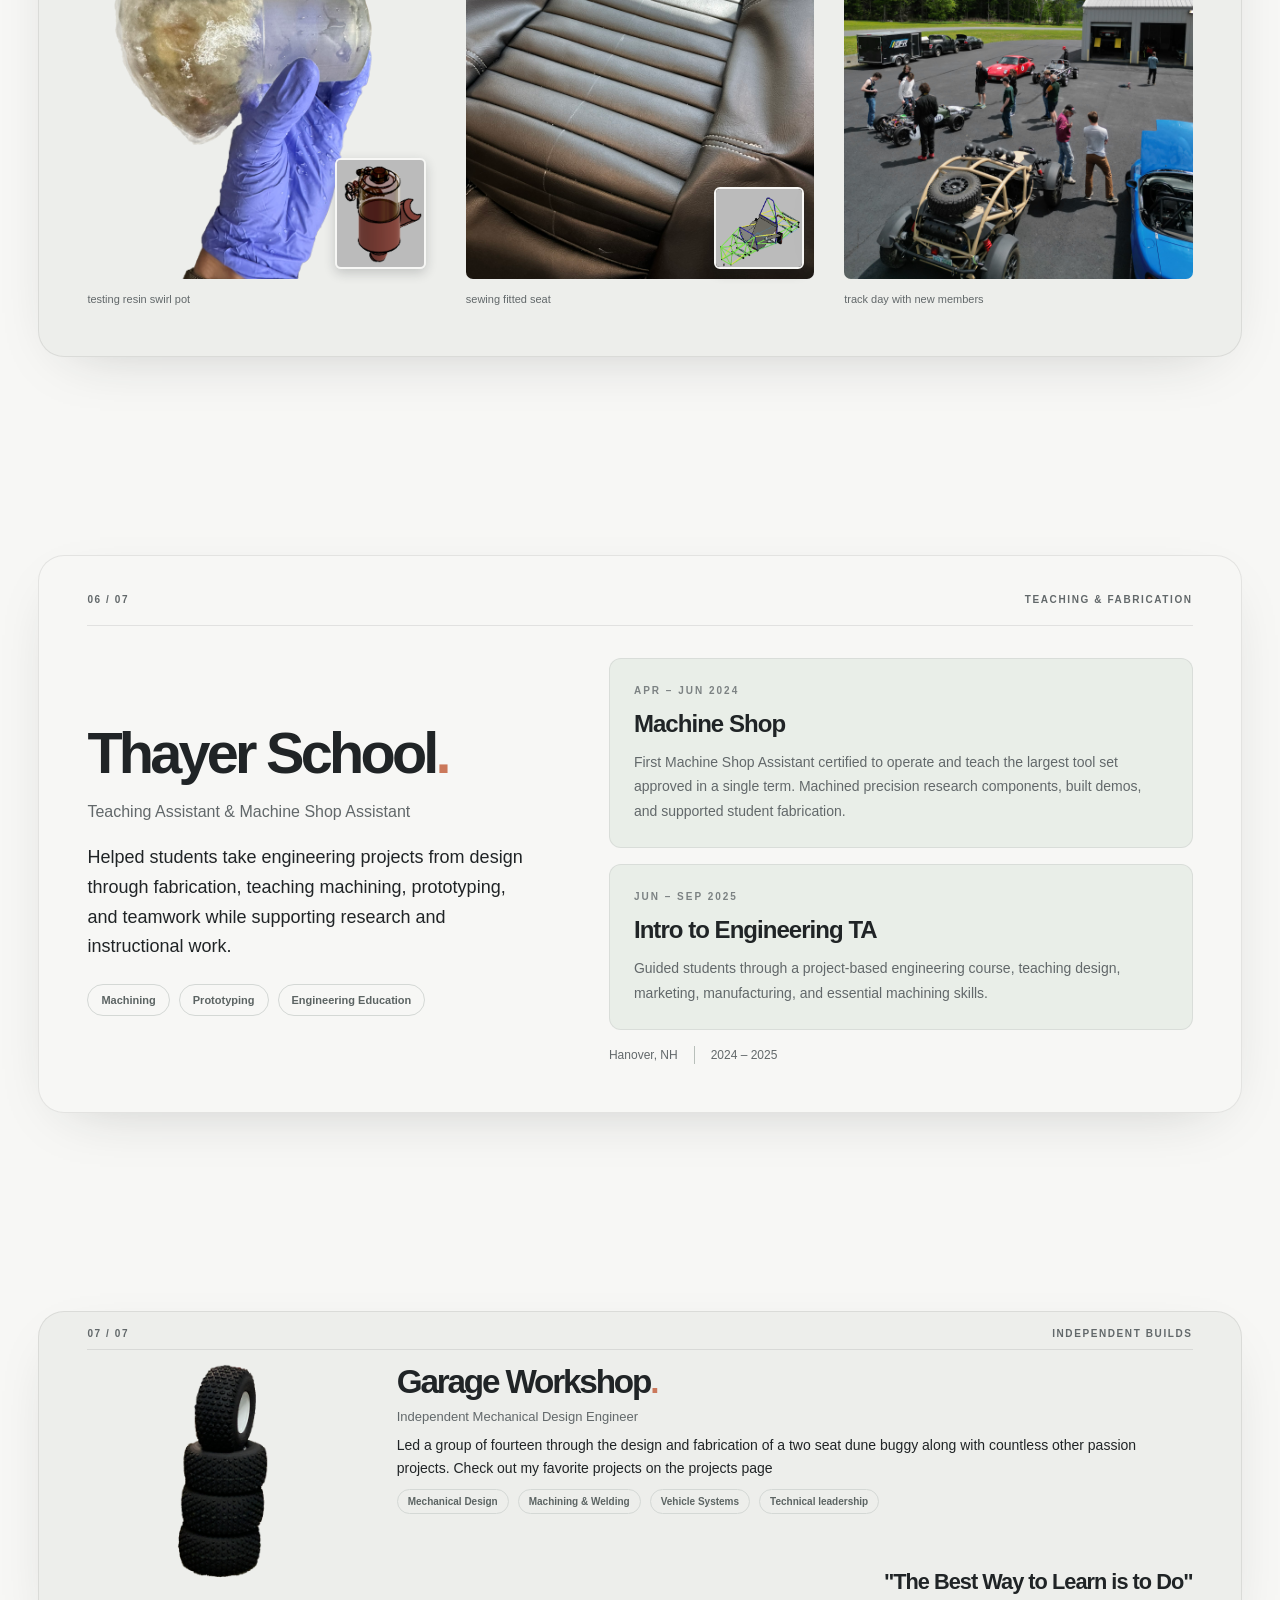
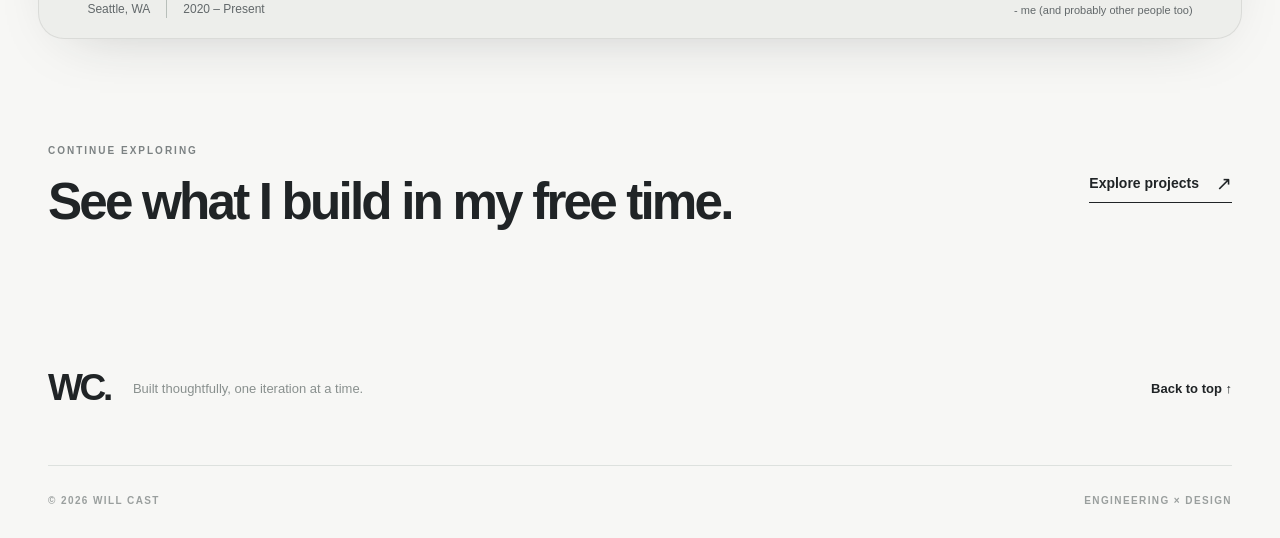
<file: experience.html>
<!doctype html>
<html lang="en">
<head>
  <meta charset="utf-8">
  <meta name="viewport" content="width=device-width, initial-scale=1">
  <meta name="theme-color" content="#f7f7f5">
  <meta name="description" content="Explore Will Cast's engineering, manufacturing, leadership, and teaching experience at Amazon LEO, Blue Origin, DALI Lab, Dartmouth, and beyond.">
  <title>Experience — Will Cast</title>
  <link rel="icon" href="data:image/svg+xml,%3Csvg xmlns='http://www.w3.org/2000/svg' viewBox='0 0 64 64'%3E%3Crect width='64' height='64' rx='16' fill='%23202426'/%3E%3Ctext x='15' y='44' font-family='Arial' font-weight='bold' font-size='38' fill='white'%3EW%3C/text%3E%3C/svg%3E">
  <link rel="stylesheet" href="styles.css">
  <script src="navigation.js" defer></script>
  <script src="experience.js" defer></script>
</head>
<body class="experience-page" id="top">
  <a href="#main" class="skip">Skip to content</a>
  <header class="header">
    <div class="shell nav">
      <a class="brand" href="index.html" aria-label="Will Cast — homepage"><span class="mark">W<span>.</span></span><span class="brand-name">WILL CAST</span></a>
      <nav class="links section-nav" aria-label="Main navigation">
        <a class="nav-home" href="index.html">Home</a>
        <div class="nav-item"><a class="nav-tab-link" href="projects.html">Projects</a><button class="nav-trigger" type="button" aria-label="Toggle Projects sections" aria-expanded="false" aria-controls="nav-projects"><svg width="9" height="6" viewBox="0 0 9 6" aria-hidden="true"><path d="m1 1 3.5 3.5L8 1" fill="none" stroke="currentColor" stroke-width="1.2"/></svg></button>
          <div class="nav-panel" id="nav-projects" hidden><a class="nav-overview" href="projects.html">All projects</a><span class="nav-panel-divider" aria-hidden="true"></span>
            <a href="projects.html#dune-buggy">Dune buggy</a>
            <a href="projects.html#project-02">RC jet ski</a>
            <a href="projects.html#project-03">Project 03</a>
          </div>
        </div>
        <div class="nav-item"><a class="nav-tab-link" href="education.html">Education</a><button class="nav-trigger" type="button" aria-label="Toggle Education sections" aria-expanded="false" aria-controls="nav-education"><svg width="9" height="6" viewBox="0 0 9 6" aria-hidden="true"><path d="m1 1 3.5 3.5L8 1" fill="none" stroke="currentColor" stroke-width="1.2"/></svg></button>
          <div class="nav-panel" id="nav-education" hidden><a class="nav-overview" href="education.html">Education overview</a><span class="nav-panel-divider" aria-hidden="true"></span>
            <a href="education.html#masters">Master’s</a>
            <a href="education.html#undergraduate">Undergraduate</a>
            <a href="education.html#tuck-bridge">Tuck School of Business</a>
            <a href="education.html#high-school">High School</a>
          </div>
        </div>
        <div class="nav-item"><a class="nav-tab-link" href="experience.html" aria-current="page">Experience</a><button class="nav-trigger" type="button" aria-label="Toggle Experience sections" aria-expanded="false" aria-controls="nav-experience"><svg width="9" height="6" viewBox="0 0 9 6" aria-hidden="true"><path d="m1 1 3.5 3.5L8 1" fill="none" stroke="currentColor" stroke-width="1.2"/></svg></button>
          <div class="nav-panel" id="nav-experience" hidden><a class="nav-overview" href="experience.html">All experience</a><span class="nav-panel-divider" aria-hidden="true"></span>
            <a href="experience.html#amazon-leo">Amazon LEO</a>
            <a href="experience.html#blue-origin">Blue Origin</a>
            <a href="experience.html#dali-lab">DALI Lab</a>
            <a href="experience.html#tuck-lab">Tuck Lab</a>
            <a href="experience.html#dfr">DFR</a>
            <a href="experience.html#thayer-school">Thayer School</a>
            <a href="experience.html#garage-workshop">Garage Workshop</a>
          </div>
        </div>
      </nav>
    </div>
  </header>
  <main id="main">
    <section class="shell experience-intro fade" aria-labelledby="experience-title">
      <p class="eyebrow">Experience / Engineering in practice</p>
      <h1 class="experience-title" id="experience-title">From ideas.<br>To hardware<span class="accent">.</span></h1>
      <p class="experience-lead">Hands-on engineering, from satellite hardware and launch vehicles to racing, teaching, and independent builds.</p>
    </section>
    <div class="experience-deck" aria-label="Experience collection">
    <section class="experience-section experience-card" id="amazon-leo" aria-labelledby="amazon-title">
      <div class="shell">
        <div class="experience-card-heading"><span>01 / 07 | Details limited by NDA</span><span>Satellite hardware</span></div>
        <div class="experience-role experience-role-photo-first">
          <figure class="experience-photo"><div class="experience-photo-layer"><img src="Assets/amazon-leo-internship.png" alt="Will Cast beside an Amazon sign during his Amazon LEO internship" width="1448" height="1086" decoding="async"><svg class="experience-sticker" viewBox="300 620 980 1350" role="img" aria-label="Amazon intern celebration event photo sticker"><image href="Assets/amazon-intern-sticker.png" width="1536" height="2048"/></svg></div><figcaption><span>Seattle, WA</span><span>Jun – Sep 2026</span></figcaption></figure>
          <div class="experience-role-copy">
            <h2 id="amazon-title">Amazon LEO<span class="accent">.</span></h2>
            <p class="experience-subtitle">Hardware Development Engineering Intern</p>
            <p class="experience-summary">Designed, fabricated, and validated test hardware supporting satellite RF development.</p>
            <div class="experience-tags" aria-label="Areas of experience"><span class="tag">Hardware Development</span><span class="tag">Mechanical Design</span><span class="tag">Testing &amp; Validation</span></div>
          </div>
        </div>
        <div class="experience-focus" aria-label="Skills used during the internship">
          <article><h3>Fundamentals</h3><p>Applied principles of physics to determine required loads, using free-body diagrams, bending-moment calculations, and cross-sectional area moments of inertia to evaluate resistance to bending.</p></article>
          <article><h3>Design</h3><p>Used CAD modeling in Siemens NX and structural simulation in Ansys to develop mechanical designs, with attention to fit, function, and manufacturability.</p></article>
          <article><h3>Fabrication</h3><p>Applied hands-on fabrication, mechanical assembly, and troubleshooting skills to turn CAD designs into working test hardware.</p></article>
        </div>
      </div>
    </section>
    <section class="experience-section experience-section-light experience-card" id="blue-origin" aria-labelledby="blue-origin-title">
      <div class="shell">
        <div class="experience-card-heading"><span>02 / 07 | Details limited by NDA</span><span>Launch vehicle manufacturing</span></div>
        <div class="experience-role">
          <div class="experience-role-copy">
            <h2 id="blue-origin-title">Blue Origin<span class="accent">.</span></h2>
            <p class="experience-subtitle">Manufacturing Engineering Intern</p>
            <p class="experience-summary">Supported flight-hardware manufacturing for New Glenn's second stage, developing process instructions, analyzing manufacturing problems, and implementing design-for-manufacturing improvements.</p>
            <div class="experience-tags" aria-label="Areas of experience"><span class="tag">Manufacturing Engineering</span><span class="tag">Creo &amp; CATIA</span><span class="tag">Design for Manufacturing</span></div>
          </div>
          <figure class="experience-photo experience-photo-blue"><img src="Assets/blue-origin-internship.png" alt="Three people standing in front of a Blue Moon lunar lander at Blue Origin" width="839" height="647" loading="lazy" decoding="async"><figcaption><span>Cape Canaveral, FL</span><span>Jan – Apr 2026</span></figcaption></figure>
        </div>
      </div>
      <div class="blue-contributions">
        <figure class="blue-launch"><img src="Assets/blue-origin-rocket-launch.png" alt="Rocket ascending through a blue sky with a long exhaust plume" width="1536" height="2048" loading="lazy" decoding="async"></figure>
        <div class="experience-focus" aria-label="Blue Origin contributions">
          <article><span class="eyebrow">01 / Process</span><h3>Supporting the build.</h3><p>Developed process instructions and analyzed manufacturing problems for second-stage flight hardware.</p></article>
          <article><span class="eyebrow">02 / Design</span><h3>Designed for manufacturing.</h3><p>Implemented manufacturing improvements with significant work in Creo and CATIA.</p></article>
          <article><span class="eyebrow">03 / Impact</span><h3>A more efficient process.</h3><p>Developed a thrust-structure shimming process demonstrating savings of two weeks and $100,000.</p></article>
        </div>
      </div>
    </section>
    <section class="experience-section experience-card" id="dali-lab" aria-labelledby="dali-lab-title">
      <div class="shell">
        <div class="experience-card-heading"><span>03 / 07</span><span>Digital microscopy</span></div>
        <div class="experience-role">
          <div class="experience-role-copy">
            <h2 id="dali-lab-title">DALI Lab<span class="accent">.</span></h2>
            <p class="experience-subtitle">Mechanical Engineer</p>
            <p class="experience-summary">Engineered a smart digital microscope using embedded systems to reduce average time-to-diagnosis in digital pathology by 70%. Created schematics and led production of three next-generation prototypes.</p>
            <div class="experience-tags" aria-label="Areas of experience"><span class="tag">Embedded Systems</span><span class="tag">Mechanical Design</span><span class="tag">Prototyping</span></div>
          </div>
          <figure class="experience-photo experience-photo-dali"><img src="Assets/dali-lab-microscopes.jpeg" alt="Smart microscope prototypes and computer displays being demonstrated at DALI Lab" width="2048" height="1536" loading="lazy" decoding="async"><figcaption><span>Hanover, NH</span><span>Sep – Dec 2025</span></figcaption></figure>
        </div>
        <div class="dali-contributions">
        <div class="experience-focus" aria-label="DALI Lab contributions">
          <article><span class="eyebrow">01 / Engineering</span><h3>A smarter microscope.</h3><p>Designed and manufactured a smart digital microscope, integrating embedded systems for digital pathology.</p></article>
          <article><span class="eyebrow">02 / Prototyping</span><h3>Three iterations forward.</h3><p>Created schematics and led production of three next-generation prototypes.</p></article>
          <article><span class="eyebrow">03 / Efficiency</span><h3>Less material. Faster builds.</h3><p>Reduced plastic use by 63% and printing time by 24% in the next-generation prototypes.</p></article>
        </div>
        <figure class="dali-model"><img src="Assets/dali-lab-microscope-cad.png" alt="CAD model of the DALI Lab smart microscope" width="700" height="1052" loading="lazy" decoding="async"></figure>
        </div>
      </div>
    </section>
    <section class="experience-section experience-section-light experience-card" id="tuck-lab" aria-labelledby="tuck-title">
      <div class="shell">
        <div class="experience-card-heading"><span>04 / 07</span><span>Entrepreneurship &amp; product development</span></div>
        <div class="experience-role">
          <div class="experience-role-copy"><h2 id="tuck-title">Tuck Lab<span class="accent">.</span></h2><p class="experience-subtitle">Team Lead</p><p class="experience-summary">Led the development of an MVP E-Sticker, earning recognition for best project and marketing plan and an offer of funding to continue development with the Magnuson Center.</p><div class="experience-tags" aria-label="Areas of experience"><span class="tag">Product Development</span><span class="tag">Team Leadership</span><span class="tag">Marketing Strategy</span></div></div>
          <figure class="experience-photo experience-photo-tuck"><img src="Assets/tuck-lab-team.jpeg" alt="Tuck Lab teammates demonstrating an electronics prototype at a workbench" width="2048" height="1536" loading="lazy" decoding="async"><figcaption><span>Hanover, NH</span><span>Jan – Apr 2024</span></figcaption></figure>
        </div>
        <div class="tuck-story" aria-label="Tuck Lab contributions">
          <article class="tuck-story-row">
            <div><span class="eyebrow">01 / Product</span><h3>From idea to E-Sticker.</h3><p>Ideated and led a team of five to build a minimum viable product of an E-Sticker.</p></div>
            <figure class="tuck-story-media"><svg viewBox="310 555 1309 537" role="img" aria-label="E-Sticker prototype displaying Snoopy"><image href="Assets/tuck-lab-esticker.png" width="2048" height="1536"/></svg><figcaption>The E-Sticker prototype.</figcaption></figure>
          </article>
          <article class="tuck-story-row tuck-story-row-text">
            <div><span class="eyebrow">02 / Strategy</span><h3>Building the business case.</h3><p>Developed the marketing plan alongside the product, bringing the engineering and business sides of the project together.</p></div>
          </article>
          <article class="tuck-story-row">
            <div><span class="eyebrow">03 / Competition</span><h3>First place, in front of the panel.</h3><p>Competed in front of a panel of Tuck faculty, entrepreneurs, and engineers, earning first place for the project and marketing plan and $200 in seed funding.</p></div>
            <figure class="tuck-story-media tuck-story-award"><svg viewBox="30 408 1477 1177" role="img" aria-label="Tuck Lab first-place certificate awarding team Blip $200 in seed funding"><image href="Assets/tuck-lab-first-place.png" width="1536" height="2048"/></svg><figcaption>1st place / Tuck Lab Challenge Wins.</figcaption></figure>
          </article>
        </div>
      </div>
    </section>
    <section class="experience-section experience-card" id="dfr" aria-labelledby="dfr-title">
      <div class="shell">
        <div class="experience-card-heading"><span>05 / 07</span><span>Motorsport engineering</span></div>
        <div class="experience-role">
          <div class="experience-role-copy"><h2 id="dfr-title">Dartmouth Formula Racing<span class="accent">.</span></h2><p class="experience-subtitle">Mechanical Lead</p><p class="experience-summary">Co-led cooling-loop design and construction, led the 2026 car's seat and firewall development, and guided new members in assembling essential vehicle components.</p><div class="experience-tags" aria-label="Areas of experience"><span class="tag">Thermal Systems</span><span class="tag">Mechanical Design</span><span class="tag">Team Leadership</span></div></div>
          <figure class="experience-photo experience-photo-dfr"><div class="dfr-photo-frame"><img src="Assets/dartmouth-formula-racing.png" alt="Dartmouth Formula Racing car on track with teammates behind it" width="2048" height="1365" loading="lazy" decoding="async"></div><figcaption><span>Hanover, NH</span><span>2023 – Present</span></figcaption></figure>
        </div>
        <div class="experience-focus dfr-contributions" aria-label="Dartmouth Formula Racing contributions">
          <article><span class="eyebrow">01 / Cooling</span><h3>More efficient thermal control.</h3><p>Co-led the cooling loop, reducing average coolant temperature by 3°C and cooling power consumption by 15%.</p><figure class="dfr-detail-figure"><div class="dfr-detail-image"><img src="Assets/dfr-swirl-pot.png" alt="Testing a resin swirl pot under running water" width="1536" height="2048" loading="lazy" decoding="async"><img class="dfr-model-inset" src="Assets/dfr-swirl-pot-model.png" alt="CAD model of the swirl pot" width="338" height="420" loading="lazy" decoding="async"></div><figcaption>testing resin swirl pot</figcaption></figure></article>
          <article><span class="eyebrow">02 / Fabrication</span><h3>Designing for the driver.</h3><p>Led the design and creation of the 2026 car's seat and firewall, building on work supporting the 2024 car.</p><figure class="dfr-detail-figure"><div class="dfr-detail-image"><img src="Assets/dfr-fitted-seat.jpeg" alt="Stitched black fitted seat upholstery on a cutting table" width="1536" height="2048" loading="lazy" decoding="async"><img class="dfr-model-inset" src="Assets/dfr-chassis-model.png" alt="Green beam chassis and seat CAD model" width="530" height="478" loading="lazy" decoding="async"></div><figcaption>sewing fitted seat</figcaption></figure></article>
          <article><span class="eyebrow">03 / Leadership</span><h3>Building as a team.</h3><p>Led new members in assembling essential components for the 2026 car.</p><figure class="dfr-detail-figure"><img src="Assets/dfr-track-day.png" alt="Dartmouth Formula Racing members and cars gathered for a track day" width="3024" height="4032" loading="lazy" decoding="async"><figcaption>track day with new members</figcaption></figure></article>
        </div>
      </div>
    </section>
    <section class="experience-section experience-section-light experience-card" id="thayer-school" aria-labelledby="thayer-title">
      <div class="shell">
        <div class="experience-card-heading"><span>06 / 07</span><span>Teaching &amp; fabrication</span></div>
        <div class="experience-role">
          <div class="experience-role-copy"><h2 id="thayer-title">Thayer School<span class="accent">.</span></h2><p class="experience-subtitle">Teaching Assistant &amp; Machine Shop Assistant</p><p class="experience-summary">Helped students take engineering projects from design through fabrication, teaching machining, prototyping, and teamwork while supporting research and instructional work.</p><div class="experience-tags" aria-label="Areas of experience"><span class="tag">Machining</span><span class="tag">Prototyping</span><span class="tag">Engineering Education</span></div></div>
          <div class="experience-visual"><div class="thayer-roles" aria-label="Thayer roles"><article><p class="eyebrow">Apr – Jun 2024</p><h3>Machine Shop</h3><p>First Machine Shop Assistant certified to operate and teach the largest tool set approved in a single term. Machined precision research components, built demos, and supported student fabrication.</p></article><article><p class="eyebrow">Jun – Sep 2025</p><h3>Intro to Engineering TA</h3><p>Guided students through a project-based engineering course, teaching design, marketing, manufacturing, and essential machining skills.</p></article></div><p class="experience-meta"><span>Hanover, NH</span><span>2024 – 2025</span></p></div>
        </div>
      </div>
    </section>
    <section class="experience-section experience-card" id="garage-workshop" aria-labelledby="garage-title">
      <div class="shell">
        <div class="experience-card-heading"><span>07 / 07</span><span>Independent builds</span></div>
        <div class="experience-role garage-layout">
          <figure class="experience-photo garage-wheels"><img src="Assets/garage-workshop-wheels.png" alt="Stack of off-road wheels" width="3024" height="4032" loading="lazy" decoding="async"><figcaption><span>Seattle, WA</span><span>2020 – Present</span></figcaption></figure>
          <div class="experience-role-copy garage-main-copy">
            <h2 id="garage-title">Garage Workshop<span class="accent">.</span></h2><p class="experience-subtitle">Independent Mechanical Design Engineer</p><p class="experience-summary">Led a group of fourteen through the design and fabrication of a two seat dune buggy along with countless other passion projects. Check out my favorite projects on the projects page</p><div class="experience-tags" aria-label="Areas of experience"><span class="tag">Mechanical Design</span><span class="tag">Machining &amp; Welding</span><span class="tag">Vehicle Systems</span><span class="tag">Technical leadership</span></div>
            <div class="garage-bottom"><figure class="garage-quote"><blockquote>"The Best Way to Learn is to Do"</blockquote><figcaption>- me (and probably other people too)</figcaption></figure></div>
          </div>
        </div>
      </div>
    </section>
    </div>
    <section class="shell experience-next" aria-labelledby="next-title"><div><p class="eyebrow">Continue exploring</p><h2 id="next-title">See what I build in my free time.</h2></div><a class="text-link" href="projects.html">Explore projects <span aria-hidden="true">↗</span></a></section>
  </main>
  <footer class="shell">
    <div class="footer-inner"><div><span class="footer-mark">WC.</span><span class="footer-text">Built thoughtfully, one iteration at a time.</span></div><a href="#top">Back to top ↑</a></div>
    <div class="footer-base"><span>© <span id="year">2026</span> WILL CAST</span><span>ENGINEERING × DESIGN</span></div>
  </footer>
  <script>document.getElementById('year').textContent = new Date().getFullYear();</script>
</body>
</html>
</file>
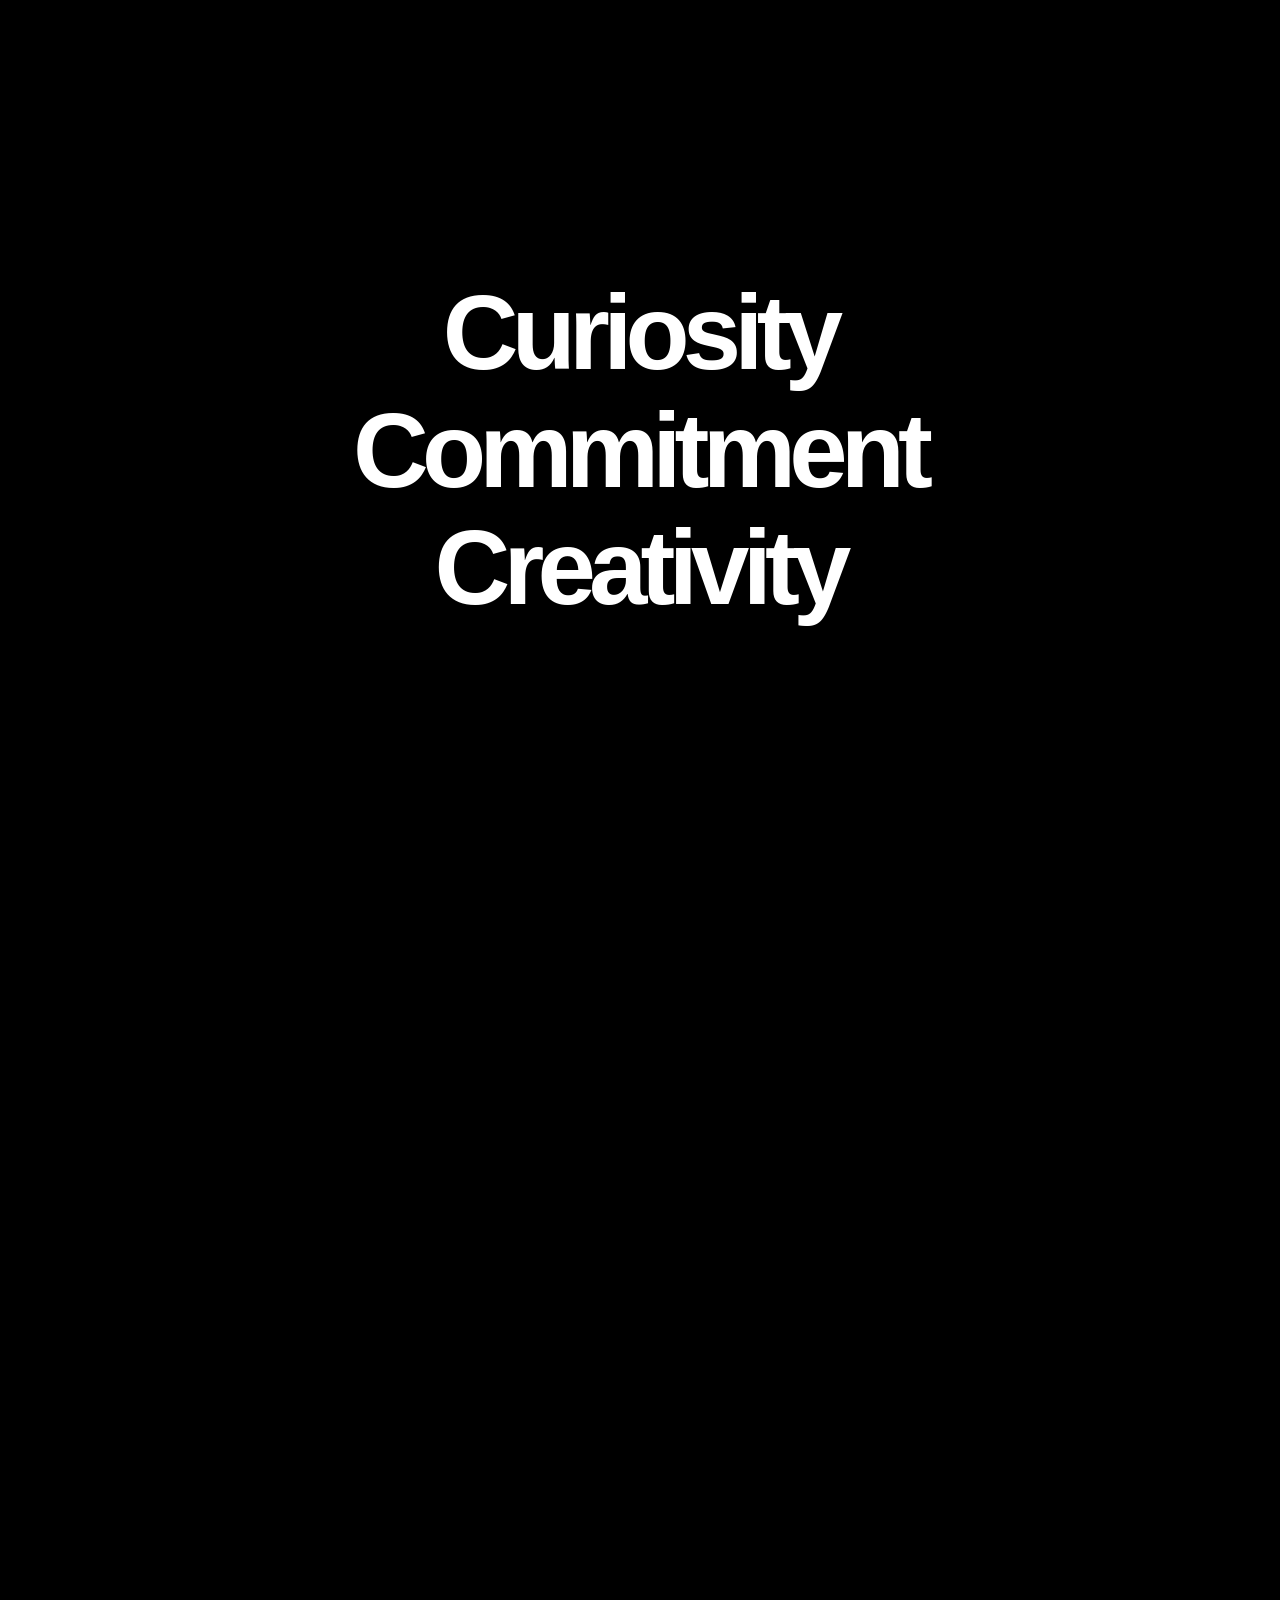
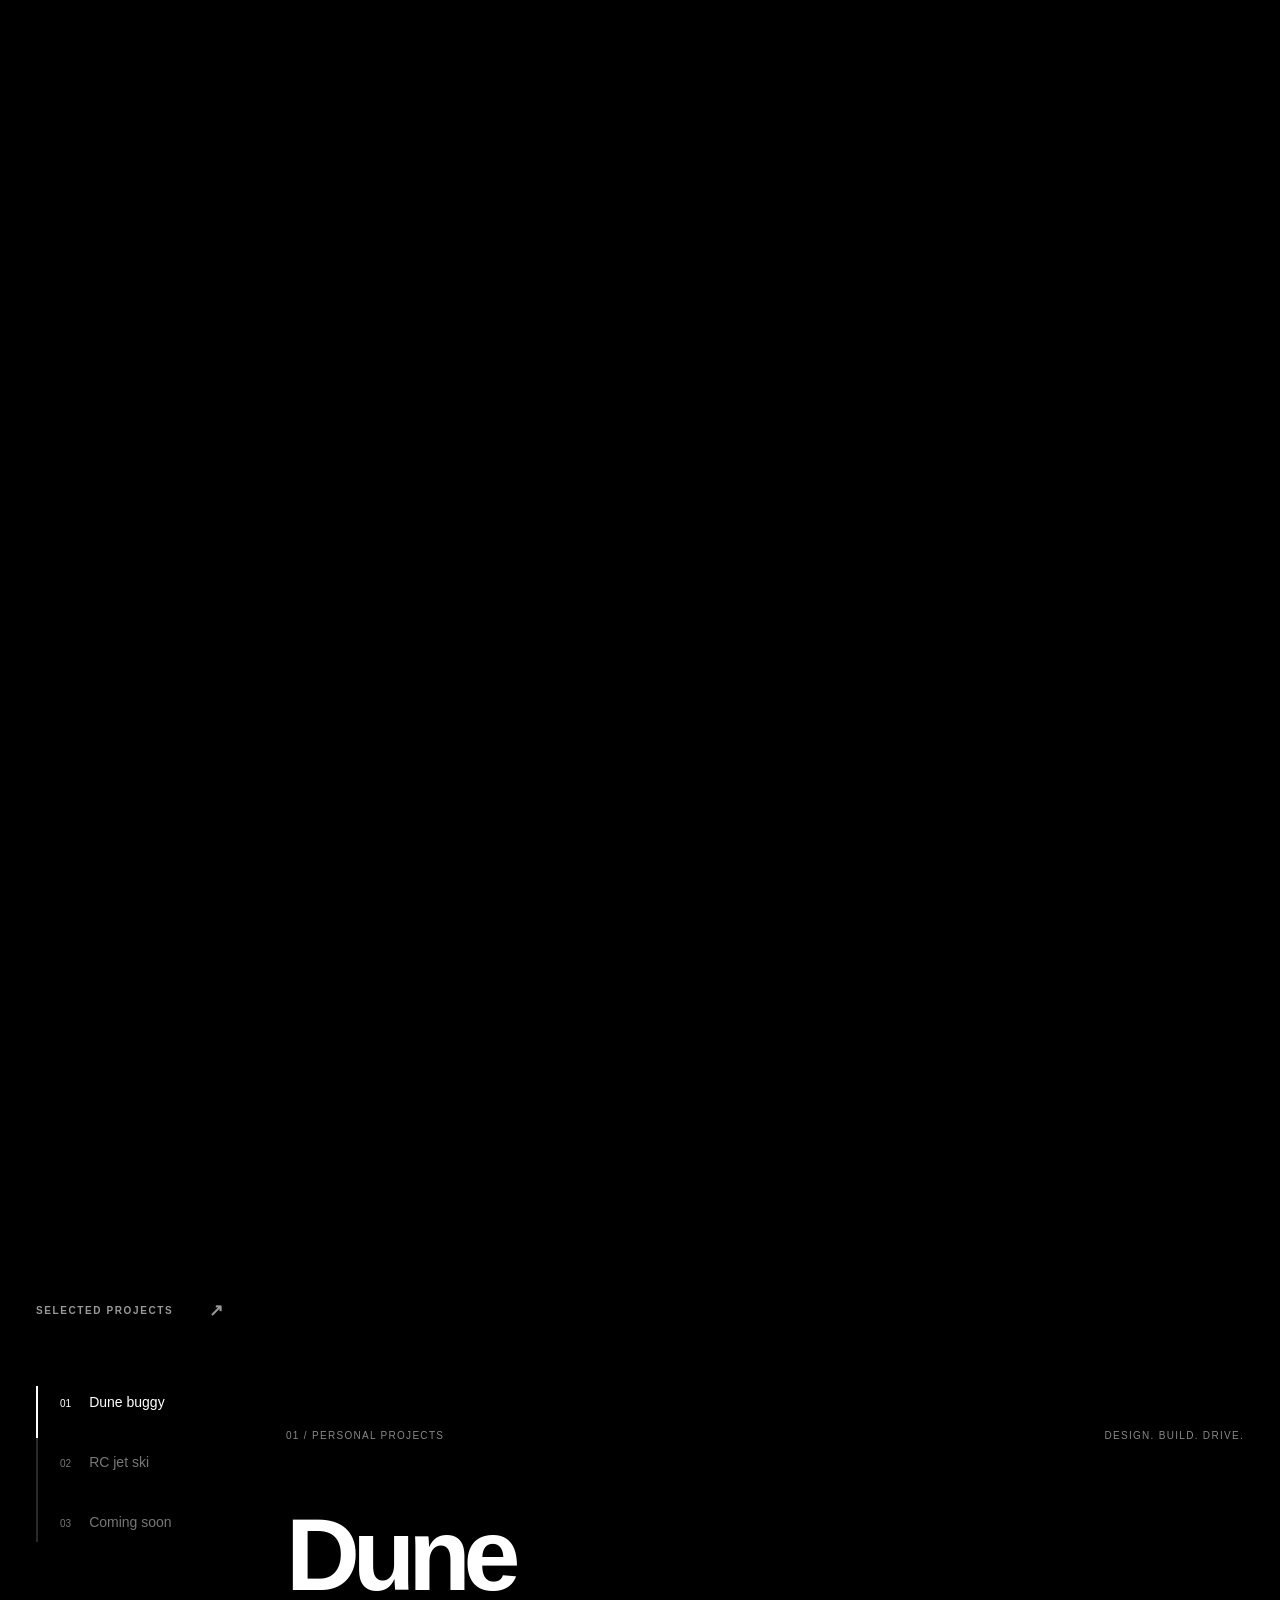
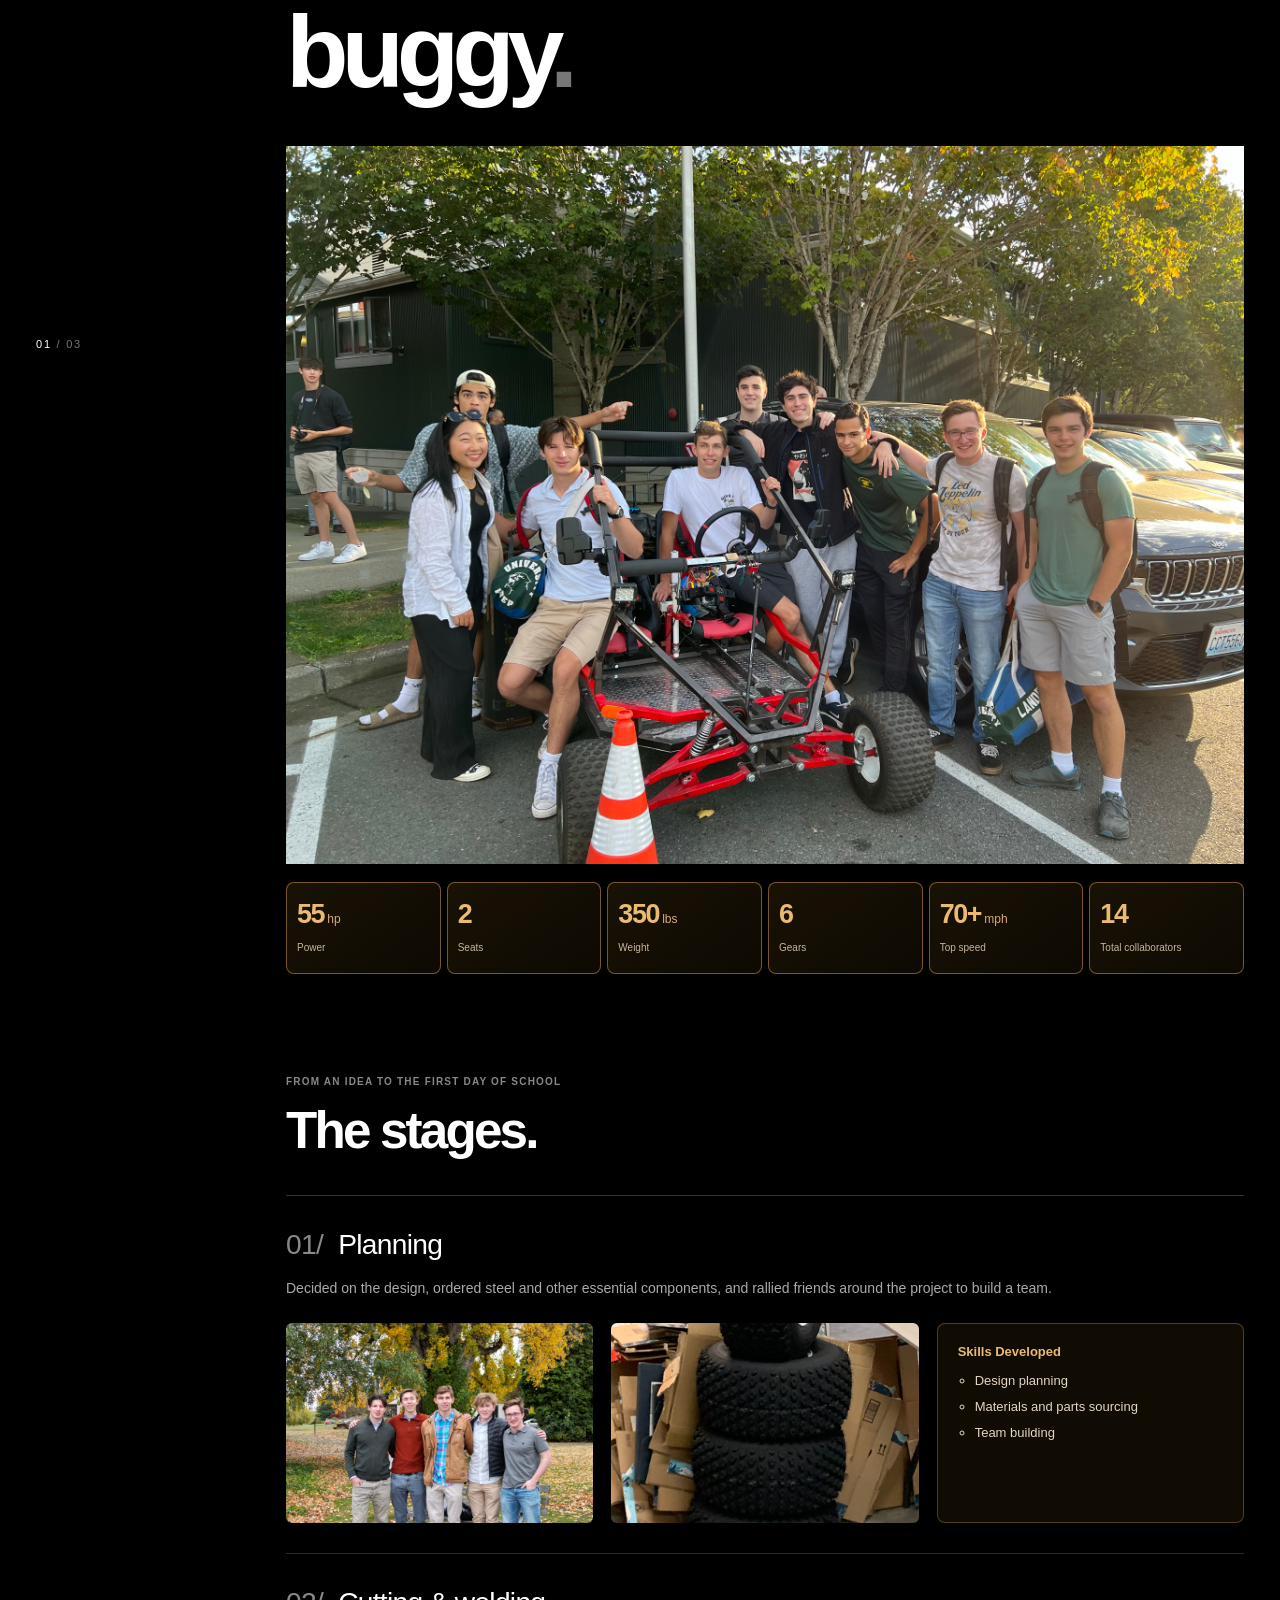
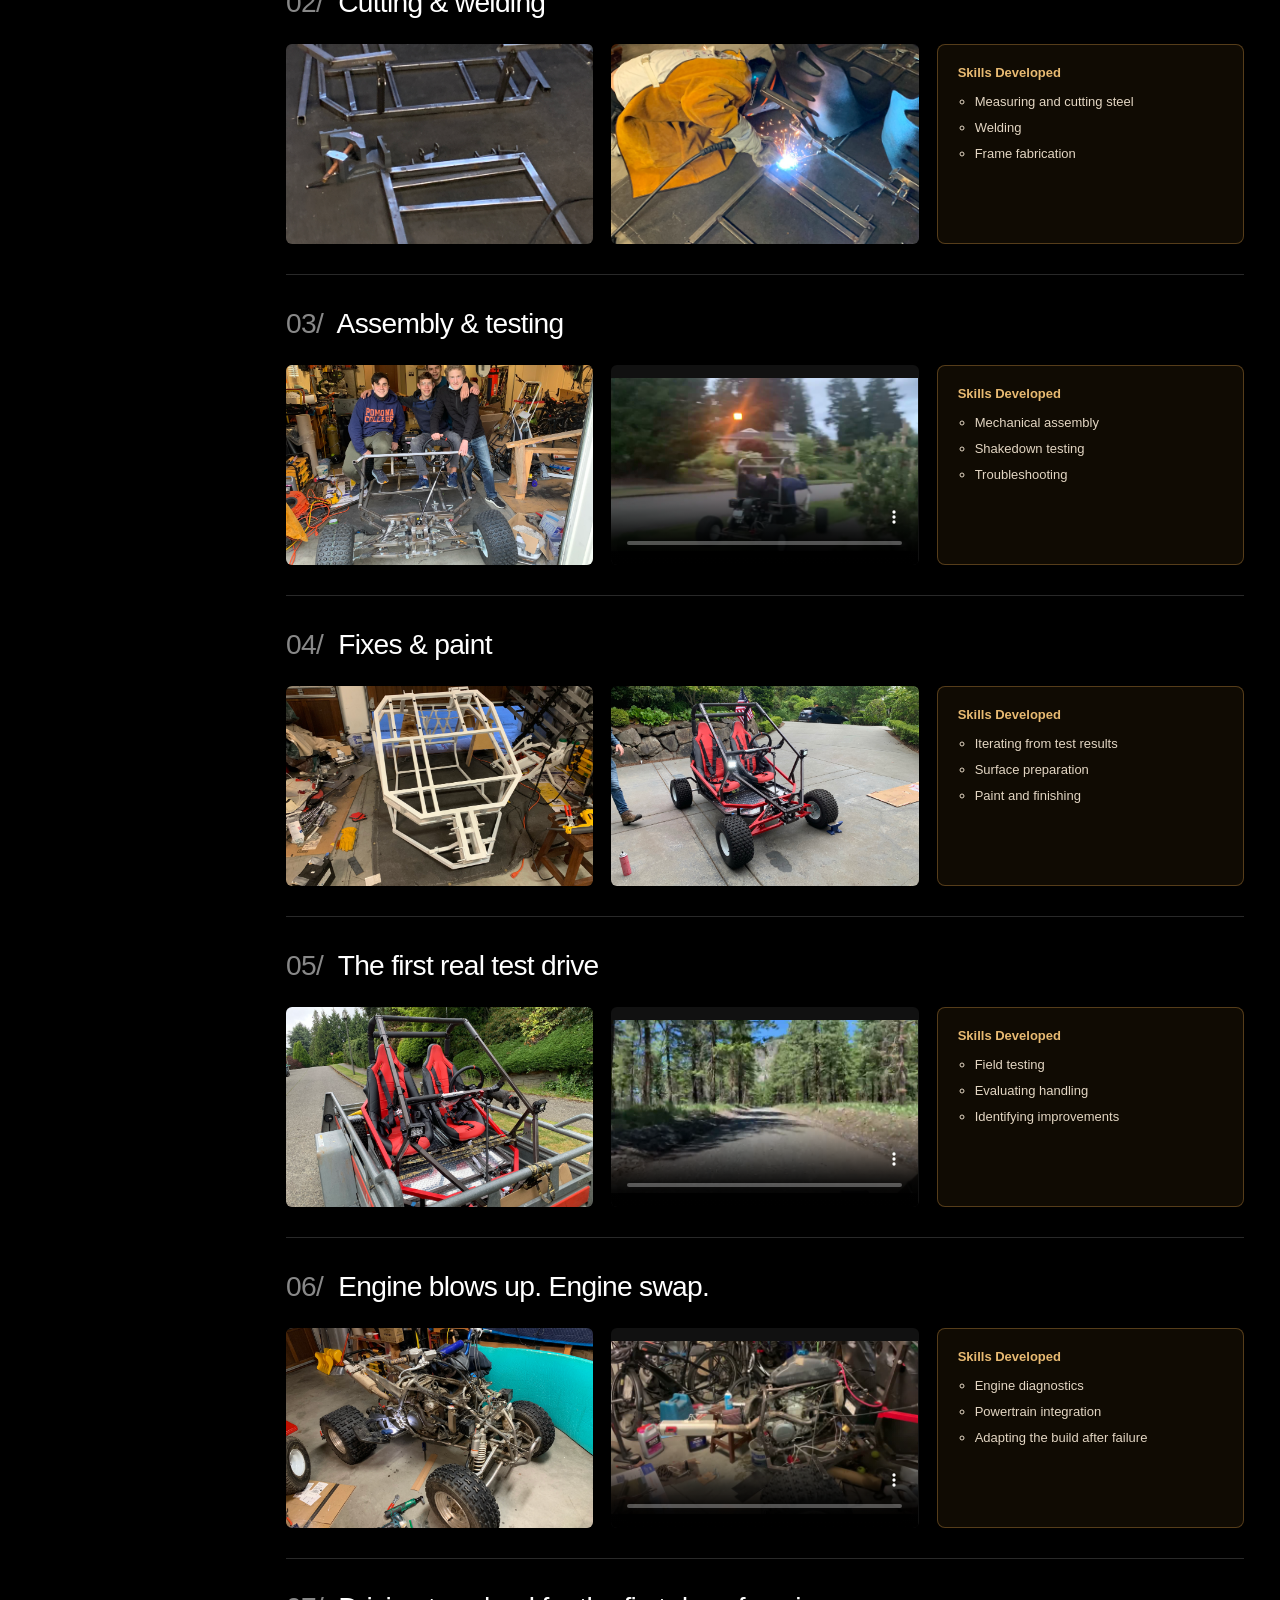
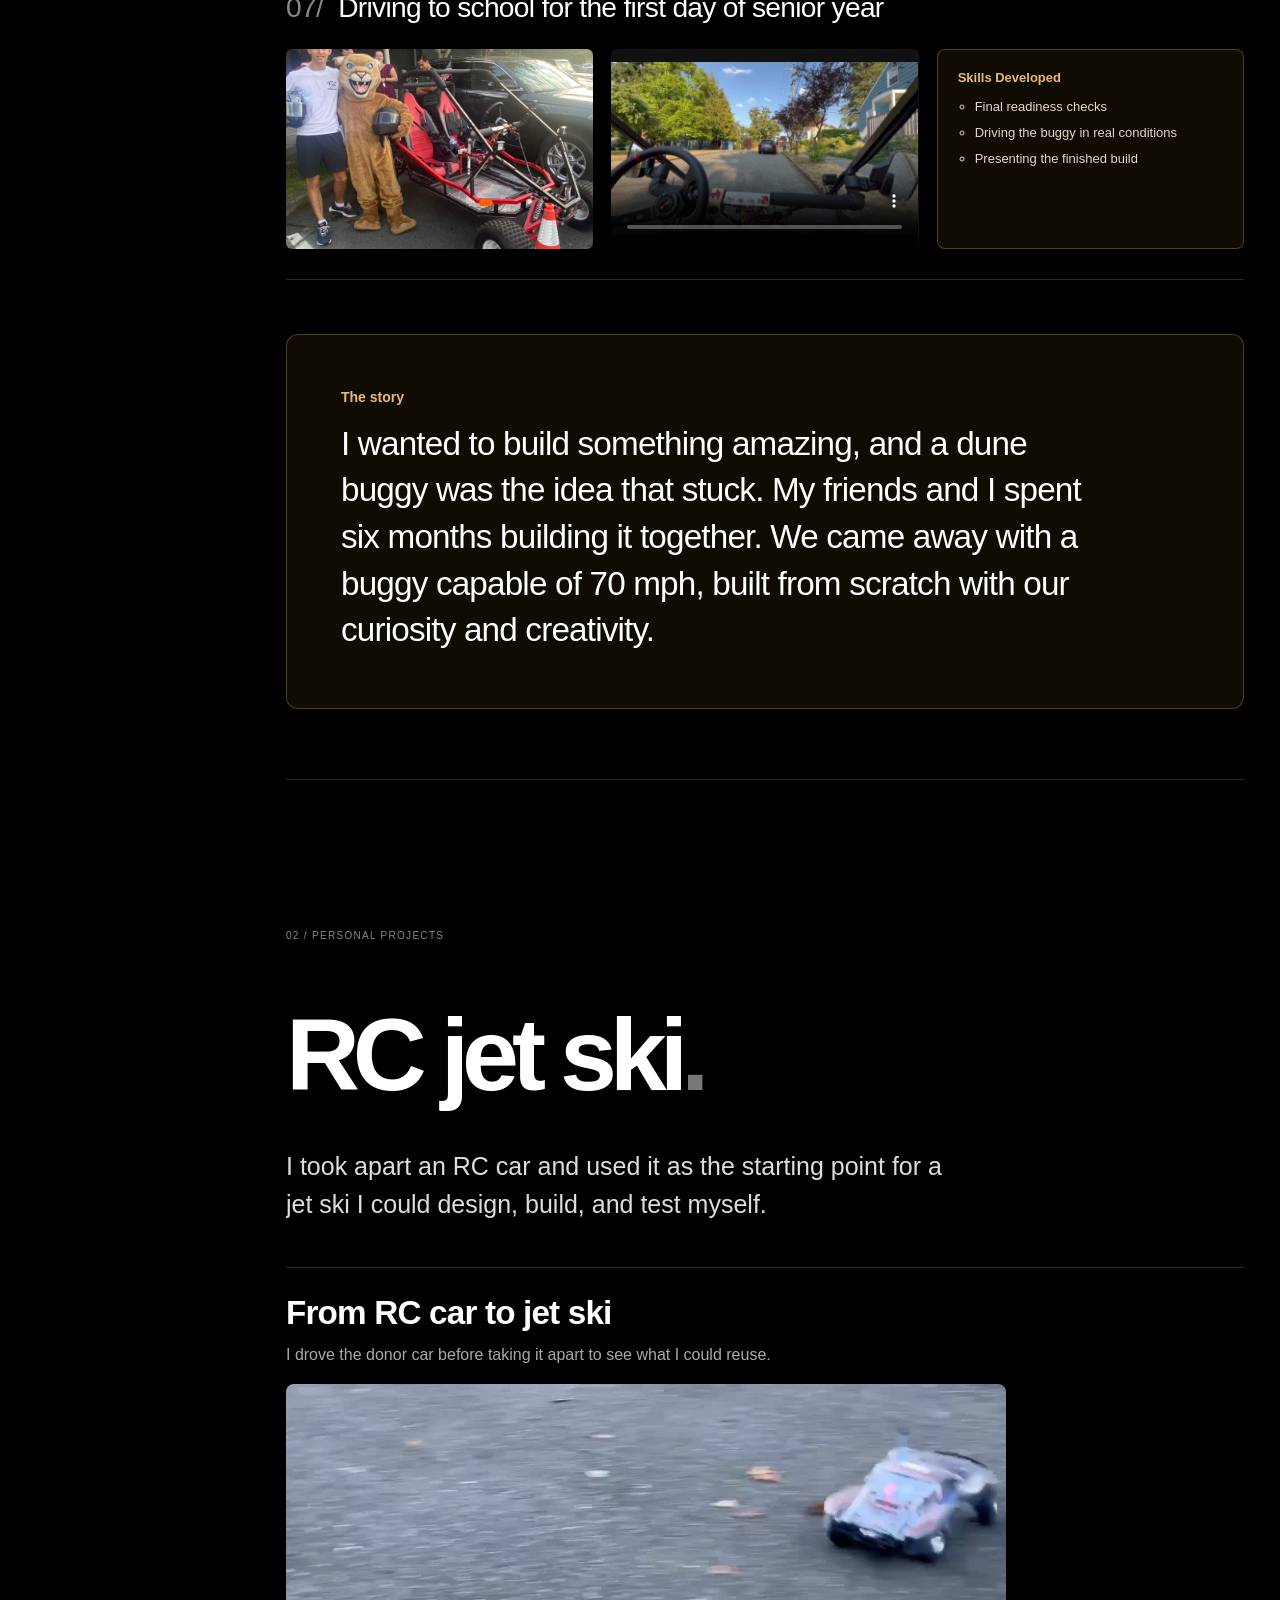
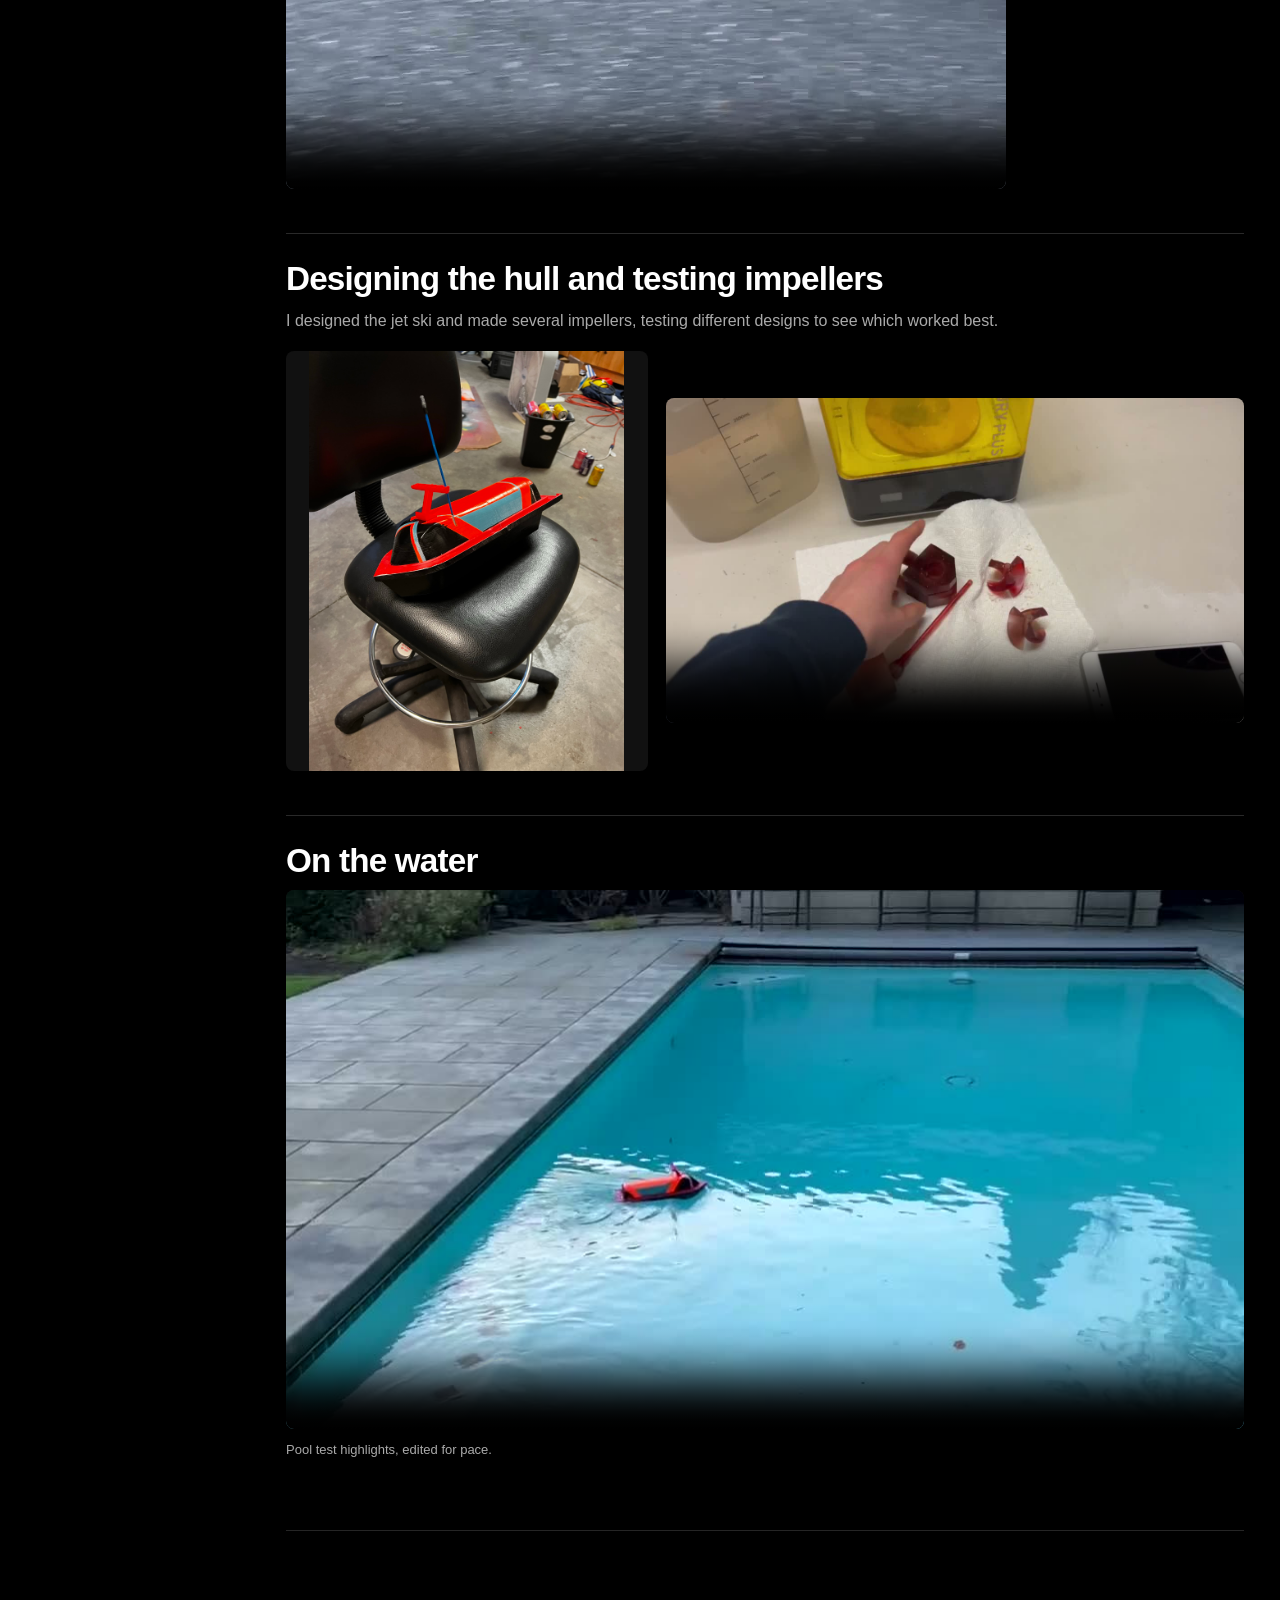
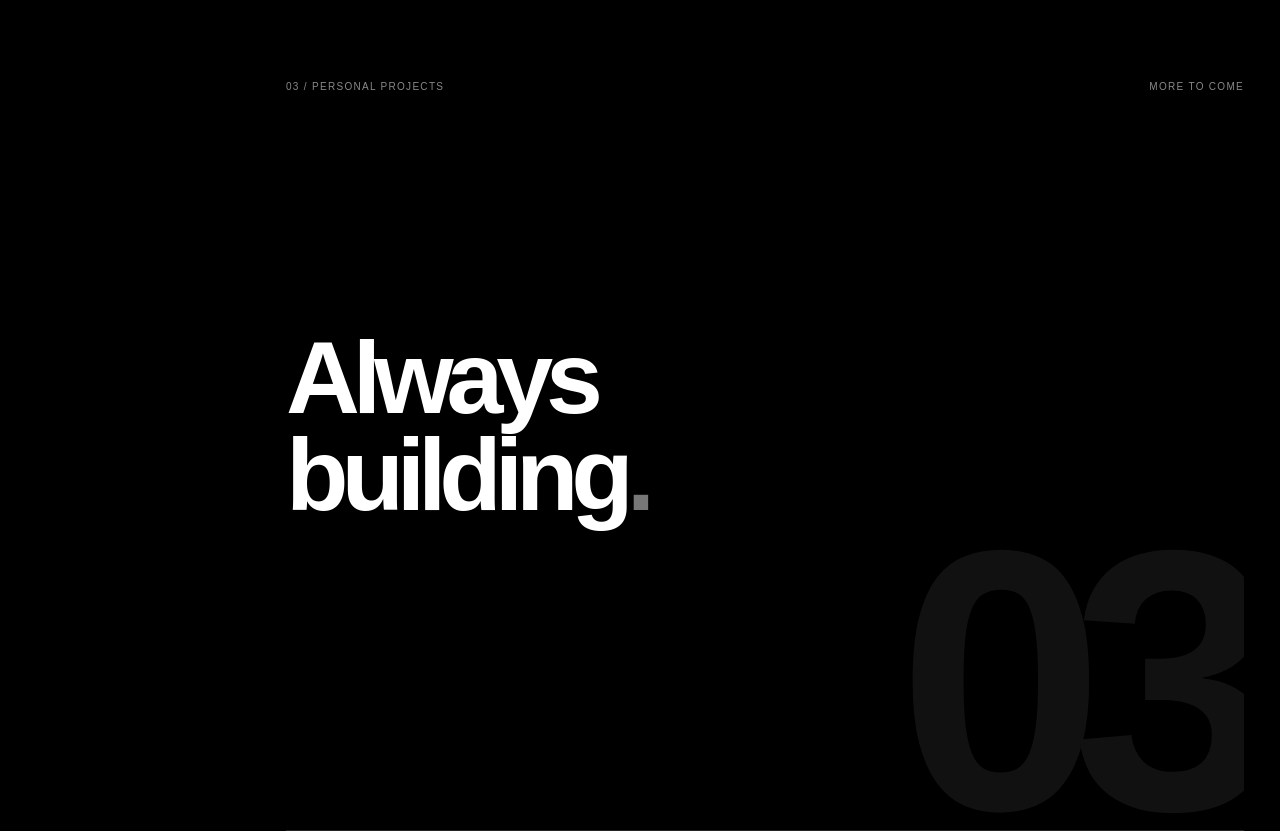
<file: projects.html>
<!doctype html>
<html lang="en">
<head>
  <meta charset="utf-8">
  <meta name="viewport" content="width=device-width, initial-scale=1">
  <meta name="theme-color" content="#000000">
  <meta name="description" content="Curiosity. Commitment. Creativity. Explore Will Cast's personal engineering projects.">
  <title>Projects — Will Cast</title>
  <link rel="icon" href="data:image/svg+xml,%3Csvg xmlns='http://www.w3.org/2000/svg' viewBox='0 0 64 64'%3E%3Crect width='64' height='64' rx='16' fill='%23202426'/%3E%3Ctext x='15' y='44' font-family='Arial' font-weight='bold' font-size='38' fill='white'%3EW%3C/text%3E%3C/svg%3E">
  <link rel="stylesheet" href="styles.css">
  <link rel="stylesheet" href="projects.css">
  <script src="projects.js" defer></script>
  <script src="navigation.js" defer></script>
</head>
<body class="projects-page" id="top">
  <a href="#main" class="skip">Skip to content</a>
  <header class="header">
    <div class="shell nav">
      <a class="brand" href="index.html" aria-label="Will Cast — homepage"><span class="mark">W<span>.</span></span><span class="brand-name">WILL CAST</span></a>
      <nav class="links section-nav" aria-label="Main navigation">
        <a class="nav-home" href="index.html">Home</a>
        <div class="nav-item"><a class="nav-tab-link" href="projects.html" aria-current="page">Projects</a><button class="nav-trigger" type="button" aria-label="Toggle Projects sections" aria-expanded="false" aria-controls="nav-projects"><svg width="9" height="6" viewBox="0 0 9 6" aria-hidden="true"><path d="m1 1 3.5 3.5L8 1" fill="none" stroke="currentColor" stroke-width="1.2"/></svg></button>
          <div class="nav-panel" id="nav-projects" hidden><a class="nav-overview" href="projects.html">All projects</a><span class="nav-panel-divider" aria-hidden="true"></span>
            <a href="projects.html#dune-buggy">Dune buggy</a>
            <a href="projects.html#project-02">RC jet ski</a>
            <a href="projects.html#project-03">Project 03</a>
          </div>
        </div>
        <div class="nav-item"><a class="nav-tab-link" href="education.html">Education</a><button class="nav-trigger" type="button" aria-label="Toggle Education sections" aria-expanded="false" aria-controls="nav-education"><svg width="9" height="6" viewBox="0 0 9 6" aria-hidden="true"><path d="m1 1 3.5 3.5L8 1" fill="none" stroke="currentColor" stroke-width="1.2"/></svg></button>
          <div class="nav-panel" id="nav-education" hidden><a class="nav-overview" href="education.html">Education overview</a><span class="nav-panel-divider" aria-hidden="true"></span>
            <a href="education.html#masters">Master’s</a>
            <a href="education.html#undergraduate">Undergraduate</a>
            <a href="education.html#tuck-bridge">Tuck School of Business</a>
            <a href="education.html#high-school">High School</a>
          </div>
        </div>
        <div class="nav-item"><a class="nav-tab-link" href="experience.html">Experience</a><button class="nav-trigger" type="button" aria-label="Toggle Experience sections" aria-expanded="false" aria-controls="nav-experience"><svg width="9" height="6" viewBox="0 0 9 6" aria-hidden="true"><path d="m1 1 3.5 3.5L8 1" fill="none" stroke="currentColor" stroke-width="1.2"/></svg></button>
          <div class="nav-panel" id="nav-experience" hidden><a class="nav-overview" href="experience.html">All experience</a><span class="nav-panel-divider" aria-hidden="true"></span>
            <a href="experience.html#amazon-leo">Amazon LEO</a>
            <a href="experience.html#blue-origin">Blue Origin</a>
            <a href="experience.html#dali-lab">DALI Lab</a>
            <a href="experience.html#tuck-lab">Tuck Lab</a>
            <a href="experience.html#dfr">DFR</a>
            <a href="experience.html#thayer-school">Thayer School</a>
            <a href="experience.html#garage-workshop">Garage Workshop</a>
          </div>
        </div>
      </nav>
    </div>
  </header>
  <main id="main">
    <section class="projects-opening" aria-label="Curiosity, Commitment, Creativity">
      <div class="projects-stage">
        <h1 class="projects-manifesto"><span>Curiosity</span><span>Commitment</span><span>Creativity</span></h1>
        <div class="projects-drive" aria-hidden="true">
          <video id="gokart-drive" src="Assets/projects-gokart-drive.mp4" poster="Assets/projects-gokart-poster.jpg" muted playsinline preload="auto"></video>
        </div>
      </div>
    </section>
    <section class="project-workspace" id="project-index" aria-label="Project collection">
      <aside class="project-rail">
        <a class="project-rail-heading" href="#top">Selected projects <span aria-hidden="true">↗</span></a>
        <div class="project-rail-list">
          <div class="project-scroll-track" role="progressbar" aria-label="Position in project collection" aria-valuemin="0" aria-valuemax="100" aria-valuenow="0"><span></span></div>
          <nav aria-label="Projects"><a class="project-index-link is-current" href="#dune-buggy"><span>01</span>Dune buggy</a><a class="project-index-link" href="#project-02"><span>02</span>RC jet ski</a><a class="project-index-link" href="#project-03"><span>03</span>Coming soon</a></nav>
        </div>
        <p class="project-position"><span id="project-position">01</span> / 03</p>
      </aside>
      <div class="project-chapters">
        <section class="project-chapter" id="dune-buggy" aria-labelledby="buggy-title">
          <div class="project-chapter-top"><span>01 / Personal projects</span><span>Design. Build. Drive.</span></div>
          <h2 id="buggy-title">Dune<br>buggy<span>.</span></h2>
          <div class="project-film-still buggy-primary-photo"><img src="Assets/dune-buggy-senior-year.jpeg" alt="Friends gathered around the completed dune buggy on the first day of senior year" width="2048" height="1536"></div>
          <ul class="buggy-specs" aria-label="Dune buggy specifications">
            <li><strong>55<span>hp</span></strong><span>Power</span></li>
            <li><strong>2</strong><span>Seats</span></li>
            <li><strong>350<span>lbs</span></strong><span>Weight</span></li>
            <li><strong>6</strong><span>Gears</span></li>
            <li><strong>70+<span>mph</span></strong><span>Top speed</span></li>
            <li><strong>14</strong><span>Total collaborators</span></li>
          </ul>
          <section class="buggy-stages" aria-labelledby="buggy-stages-title">
            <div class="buggy-stages-heading"><p class="eyebrow">From an idea to the first day of school</p><h3 id="buggy-stages-title">The stages.</h3></div>
            <ol class="buggy-stage-list">
              <li class="buggy-stage-planning">
                <div class="buggy-stage-copy">
                  <h4><span class="buggy-stage-number">01/</span> Planning</h4>
                  <p>Decided on the design, ordered steel and other essential components, and rallied friends around the project to build a team.</p>
                </div>
                <div class="buggy-stage-gallery">
                  <figure class="buggy-stage-media"><img src="Assets/dune-buggy-planning-friends.png" alt="Friends who came together around the dune buggy project" width="396" height="288" loading="lazy" decoding="async"></figure>
                  <figure class="buggy-stage-media"><img src="Assets/dune-buggy-planning.jpeg" alt="Dune buggy tires and essential components arriving for the build" loading="lazy" decoding="async"></figure>
                  <div class="buggy-stage-skills">
                    <h5>Skills Developed</h5>
                    <ul>
                      <li>Design planning</li>
                      <li>Materials and parts sourcing</li>
                      <li>Team building</li>
                    </ul>
                  </div>
                </div>
              </li>
              <li class="buggy-stage-fabrication">
                <h4><span class="buggy-stage-number">02/</span> Cutting &amp; welding</h4>
                <div class="buggy-stage-gallery">
                  <figure class="buggy-stage-media"><img src="Assets/dune-buggy-cut-steel.jpeg" alt="Cut steel tubing laid out for the go-kart frame beside the build plans" loading="lazy" decoding="async"></figure>
                  <figure class="buggy-stage-media"><img src="Assets/dune-buggy-welding.jpeg" alt="Welding the go-kart frame beside the seats" loading="lazy" decoding="async"></figure>
                  <div class="buggy-stage-skills">
                    <h5>Skills Developed</h5>
                    <ul>
                      <li>Measuring and cutting steel</li>
                      <li>Welding</li>
                      <li>Frame fabrication</li>
                    </ul>
                  </div>
                </div>
              </li>
              <li class="buggy-stage-assembly">
                <h4><span class="buggy-stage-number">03/</span> Assembly &amp; testing</h4>
                <div class="buggy-stage-gallery">
                  <figure class="buggy-stage-media"><img src="Assets/dune-buggy-assembly.jpeg" alt="Four teammates gathered around the partially assembled go-kart in the garage" loading="lazy" decoding="async"></figure>
                  <figure class="buggy-stage-media">
                    <video controls playsinline preload="none" poster="Assets/dune-buggy-assembly-test.jpg" aria-label="Go-kart accelerating up the road during testing">
                      <source src="Assets/dune-buggy-assembly-test.mp4" type="video/mp4">
                    </video>
                  </figure>
                  <div class="buggy-stage-skills">
                    <h5>Skills Developed</h5>
                    <ul>
                      <li>Mechanical assembly</li>
                      <li>Shakedown testing</li>
                      <li>Troubleshooting</li>
                    </ul>
                  </div>
                </div>
              </li>
              <li class="buggy-stage-paint" id="buggy-fixes-and-paint">
                <h4><span class="buggy-stage-number">04/</span> Fixes &amp; paint</h4>
                <div class="buggy-stage-gallery">
                  <figure class="buggy-stage-media"><img src="Assets/dune-buggy-white-frame.jpeg" alt="White go-kart frame in the garage" loading="lazy" decoding="async"></figure>
                  <figure class="buggy-stage-media"><img src="Assets/dune-buggy-red-paint.jpeg" alt="Assembled go-kart with red paint and red seats" loading="lazy" decoding="async"></figure>
                  <div class="buggy-stage-skills">
                    <h5>Skills Developed</h5>
                    <ul>
                      <li>Iterating from test results</li>
                      <li>Surface preparation</li>
                      <li>Paint and finishing</li>
                    </ul>
                  </div>
                </div>
              </li>
              <li class="buggy-stage-test-drive" id="buggy-first-test-drive">
                <h4><span class="buggy-stage-number">05/</span> The first real test drive</h4>
                <div class="buggy-stage-gallery">
                  <figure class="buggy-stage-media"><img src="Assets/dune-buggy-on-trailer.jpeg" alt="Red go-kart strapped onto a trailer" width="2048" height="1536" loading="lazy" decoding="async"></figure>
                  <figure class="buggy-stage-media">
                    <video controls playsinline preload="none" poster="Assets/dune-buggy-first-drive.jpg" aria-label="Onboard view of the go-kart driving along a wooded gravel road">
                      <source src="Assets/dune-buggy-first-drive.mp4" type="video/mp4">
                    </video>
                  </figure>
                  <div class="buggy-stage-skills">
                    <h5>Skills Developed</h5>
                    <ul>
                      <li>Field testing</li>
                      <li>Evaluating handling</li>
                      <li>Identifying improvements</li>
                    </ul>
                  </div>
                </div>
              </li>
              <li class="buggy-stage-engine-swap" id="buggy-engine-swap">
                <h4><span class="buggy-stage-number">06/</span> Engine blows up. Engine swap.</h4>
                <div class="buggy-stage-gallery">
                  <figure class="buggy-stage-media">
                    <img src="Assets/dune-buggy-engine-swap.jpeg" alt="ATV with its engine and frame exposed in the garage" width="2048" height="1536" loading="lazy" decoding="async">
                  </figure>
                  <figure class="buggy-stage-media">
                    <video controls playsinline preload="none" poster="Assets/dune-buggy-engine-swap.jpg" aria-label="Engine swap video">
                      <source src="Assets/dune-buggy-engine-swap.mp4" type="video/mp4">
                    </video>
                  </figure>
                  <div class="buggy-stage-skills">
                    <h5>Skills Developed</h5>
                    <ul>
                      <li>Engine diagnostics</li>
                      <li>Powertrain integration</li>
                      <li>Adapting the build after failure</li>
                    </ul>
                  </div>
                </div>
              </li>
              <li class="buggy-stage-school-drive" id="buggy-driving-to-school">
                <h4><span class="buggy-stage-number">07/</span> Driving to school for the first day of senior year</h4>
                <div class="buggy-stage-gallery">
                  <figure class="buggy-stage-media">
                    <img src="Assets/dune-buggy-school-mascot.jpeg" alt="Will and the school mascot standing beside the red go-kart" width="1536" height="2048" loading="lazy" decoding="async">
                  </figure>
                  <figure class="buggy-stage-media">
                    <video controls playsinline preload="none" poster="Assets/dune-buggy-school-drive.jpg" aria-label="Go-kart drive to school on the first day of senior year">
                      <source src="Assets/dune-buggy-school-drive.mp4" type="video/mp4">
                    </video>
                  </figure>
                  <div class="buggy-stage-skills">
                    <h5>Skills Developed</h5>
                    <ul>
                      <li>Final readiness checks</li>
                      <li>Driving the buggy in real conditions</li>
                      <li>Presenting the finished build</li>
                    </ul>
                  </div>
                </div>
              </li>
            </ol>
          </section>
          <section class="buggy-story" aria-labelledby="buggy-story-title">
            <h3 id="buggy-story-title">The story</h3>
            <p>I wanted to build something amazing, and a dune buggy was the idea that stuck. My friends and I spent six months building it together. We came away with a buggy capable of 70 mph, built from scratch with our curiosity and creativity.</p>
          </section>
        </section>
        <section class="project-chapter jet-ski-project" id="project-02" aria-labelledby="project-02-title">
          <div class="project-chapter-top"><span>02 / Personal projects</span></div>
          <h2 id="project-02-title">RC jet ski<span>.</span></h2>
          <p class="jet-ski-intro">I took apart an RC car and used it as the starting point for a jet ski I could design, build, and test myself.</p>
          <section class="jet-ski-stage">
            <h3>From RC car to jet ski</h3>
            <p>I drove the donor car before taking it apart to see what I could reuse.</p>
            <video controls playsinline preload="none" poster="Assets/rc-jet-ski-donor-car.jpg" aria-label="Silent clip of the donor RC car driving">
              <source src="Assets/rc-jet-ski-donor-car.mp4" type="video/mp4">
            </video>
          </section>
          <section class="jet-ski-stage">
            <h3>Designing the hull and testing impellers</h3>
            <p>I designed the jet ski and made several impellers, testing different designs to see which worked best.</p>
            <div class="jet-ski-design-media">
              <img src="Assets/rc-jet-ski.jpeg" alt="Red and black RC jet ski with a blue antenna" width="1536" height="2048" loading="lazy" decoding="async">
              <video controls playsinline preload="none" poster="Assets/rc-jet-ski-impellers.jpg" aria-label="Impeller prototypes on the workbench and the jet ski hull beside the 3D printer">
                <source src="Assets/rc-jet-ski-impellers.mp4" type="video/mp4">
              </video>
            </div>
          </section>
          <section class="jet-ski-stage">
            <h3>On the water</h3>
            <figure class="jet-ski-water-test">
              <video controls playsinline preload="none" poster="Assets/rc-jet-ski-water-test.jpg" aria-label="Edited highlights of the RC jet ski driving across the pool">
                <source src="Assets/rc-jet-ski-water-test.mp4" type="video/mp4">
              </video>
              <figcaption>Pool test highlights, edited for pace.</figcaption>
            </figure>
          </section>
        </section>
        <section class="project-chapter project-chapter-empty" id="project-03" aria-labelledby="project-03-title"><div class="project-chapter-top"><span>03 / Personal projects</span><span>More to come</span></div><h2 id="project-03-title">Always<br>building<span>.</span></h2><span class="project-placeholder-number" aria-hidden="true">03</span></section>
      </div>
    </section>
  </main>
</body>
</html>
</file>
<file: styles.css>
:root{--paper:#f7f7f5;--ink:#202426;--muted:#62686a;--line:#dfe2df;--accent:#cb785b;--shell:1256px}
    *{box-sizing:border-box}html{scroll-behavior:smooth;scroll-padding-top:96px}
    body{margin:0;background:var(--paper);color:var(--ink);font-family:-apple-system,BlinkMacSystemFont,"Segoe UI",Inter,Helvetica,Arial,sans-serif;-webkit-font-smoothing:antialiased}
    a{text-decoration:none;color:inherit}a:focus-visible{outline:3px solid var(--accent);outline-offset:5px;border-radius:4px}
    h1,h2,h3,p{margin-top:0}.shell{width:min(calc(100% - 96px),var(--shell));margin-inline:auto}
    .skip{position:fixed;top:-100px;left:16px;background:#202426;color:white;padding:12px;z-index:99}.skip:focus{top:12px}
    .header{position:sticky;top:0;z-index:30;background:#f7f7f5dc;backdrop-filter:blur(22px);-webkit-backdrop-filter:blur(22px);border-bottom:1px solid #31353512}
    .nav{height:82px;display:flex;align-items:center;justify-content:space-between;gap:28px}
    .brand{display:flex;gap:13px;align-items:center;white-space:nowrap;font-size:12px;font-weight:750;letter-spacing:.16em}
    .mark{display:grid;place-items:center;background:#202426;color:#fff;border-radius:10px;width:36px;height:36px;font-size:18px;font-weight:750;letter-spacing:-.08em}
    .mark span{color:#e7a08a}.links{display:flex;gap:clamp(20px,3vw,48px);margin-left:auto}.links a{font-size:12px;font-weight:600;color:#606568}
    .links a:hover,.nav-cta:hover{color:var(--accent)}.nav-cta{white-space:nowrap;font-size:12px;font-weight:650;margin-left:20px;border:1px solid #cbd0cd;border-radius:50px;padding:13px 18px;transition:color .2s}
    .nav-cta span{margin-left:18px;font-size:16px}
    .eyebrow{font-size:10px;letter-spacing:.20em;color:#7c8283;font-weight:760;line-height:1.5;text-transform:uppercase}
    .hero{padding-top:55px;padding-bottom:112px}.hero-top{display:flex;align-items:center;justify-content:space-between;margin-bottom:36px;gap:12px}
    .dot{display:inline-block;width:7px;height:7px;border-radius:50%;background:#bb907c;margin-right:9px;vertical-align:1px}
    .hero-grid{display:grid;grid-template-columns:minmax(0,.98fr) minmax(0,1.10fr);gap:clamp(58px,8.8vw,140px);align-items:stretch}
    .hero-portrait{position:relative;min-width:0}
    .portrait-frame{margin:0;position:absolute;inset:0;overflow:hidden;border-radius:7px;background:#bac6bd;isolation:isolate}
    .portrait-frame img{position:absolute;inset:0;width:100%;height:100%;object-fit:cover;object-position:center 26%;z-index:1}
    .placeholder{position:absolute;inset:0;display:flex;align-items:center;justify-content:center;background:radial-gradient(circle at 68% 20%,#cad3ca 0,transparent 50%),linear-gradient(140deg,#dce0d9,#aab9b1 62%,#8a9992)}
    .orbit{position:absolute;width:116%;aspect-ratio:1;border:1px solid #ffffff65;border-radius:50%;transform:rotate(-25deg) scaleY(.7)}
    .orbit.one{left:6%;top:-19%}.orbit.two{left:-33%;top:23%;border-color:#ffffff44}
    .initials{color:#ffffffe0;font-size:clamp(95px,13vw,170px);font-weight:630;letter-spacing:-.12em;transform:translateY(-7%);padding-right:.13em}
    .initials span{color:#fff}.placeholder-note{position:absolute;bottom:85px;left:0;right:0;text-align:center;color:#31443b9c;letter-spacing:.25em;font-size:10px;font-weight:750}
    .portrait-caption{position:absolute;left:28px;right:28px;bottom:25px;z-index:2;display:flex;justify-content:space-between;align-items:center;font-size:10px;letter-spacing:.21em;font-weight:740;color:white;text-shadow:0 1px 9px #0005}
    .portrait-caption span:last-child{font-size:26px;font-weight:300}
    .hero-content{padding-top:0}h1{font-size:clamp(70px,7.35vw,115px);line-height:1;letter-spacing:-.082em;white-space:nowrap;font-weight:670;margin:0 0 23px -6px}
    .accent{color:var(--accent)}.role{font-size:clamp(19px,2vw,25px);font-weight:550;letter-spacing:-.035em;margin-bottom:16px}
    .intro{max-width:485px;font-size:clamp(15px,1.25vw,17px);line-height:1.75;color:var(--muted);margin-bottom:42px}
    .info{border-top:1px solid #d8dcd9;padding-top:20px;margin-bottom:34px;scroll-margin-top:106px}
    .info-link{display:block}.info-link:hover h3,.info-link:hover .arrow{color:var(--accent)}
    .info-heading{display:flex;align-items:baseline;gap:18px;margin-bottom:18px}.info-heading span{font-size:10px;letter-spacing:.12em;color:var(--accent);font-weight:800}
    .info-heading h2{font-size:11px;letter-spacing:.17em;text-transform:uppercase;font-weight:800;margin:0}
    .info-content{display:flex;justify-content:space-between;gap:12px}.info-content h3{font-size:20px;line-height:1.35;letter-spacing:-.032em;font-weight:625;margin:0 0 8px}
    .lighter{color:#9a9ea0;font-weight:450}.info-content p{font-size:14px;line-height:1.65;color:#686d6f;margin:0}.info-content .detail{color:#92999a;font-size:13px}
    .education-details{min-width:0}.education-degrees{display:grid;grid-template-columns:minmax(0,1fr) max-content;column-gap:16px}.education-degrees p{display:contents}.graduation-date{white-space:nowrap}
    .arrow{color:#9fa3a3;font-size:19px}.text-link{display:inline-flex;gap:17px;align-items:center;font-weight:700;font-size:14px;border-bottom:1px solid #202426;padding-bottom:7px;transition:gap .2s,color .2s}
    .text-link:hover{gap:26px;color:var(--accent)}.text-link span{font-size:19px;font-weight:400}
    .work{padding:110px 0 105px;background:#edeeeb;overflow:hidden}.work-head{display:flex;align-items:end;justify-content:space-between;gap:44px;margin-bottom:48px}
    .work-head h2{font-size:clamp(52px,6.2vw,91px);letter-spacing:-.073em;line-height:1.05;font-weight:690;margin:14px 0 0 -4px}
    .work-head h2 span{font-weight:365;color:#888f90}.work-head p{max-width:338px;line-height:1.8;font-size:15px;color:#71787b;margin:0 0 7px}
    .projects{display:grid;grid-template-columns:1fr 1fr;gap:28px}.project{background:#f8f8f6;border:1px solid #e1e4e1;border-radius:7px;overflow:hidden;min-width:0;transition:transform .45s,box-shadow .45s}
    .project:hover{transform:translateY(-6px);box-shadow:0 28px 45px -36px #27362f70}.project.featured{grid-column:1/-1;display:grid;grid-template-columns:1.17fr 1fr}
    .art{position:relative;overflow:hidden;min-height:300px}.featured .art{min-height:390px}.art-index{position:absolute;left:27px;top:25px;font-size:10px;font-weight:750;letter-spacing:.16em;z-index:4}
    .featured .amazon-photo{aspect-ratio:4/3}.amazon-photo img{position:absolute;inset:0;width:100%;height:100%;object-fit:cover;object-position:65% center}.amazon-photo .art-index{color:white;background:#202426b3;backdrop-filter:blur(10px);padding:8px 11px;border-radius:99px}
    .circuit{background:radial-gradient(ellipse at 80% 15%,#e0e4de,transparent 52%),linear-gradient(125deg,#cfdad2,#b4c7be);color:#557666}
    .ring{position:absolute;aspect-ratio:1;border:1px solid #42634f30;border-radius:50%;width:590px;left:-120px;top:-210px}
    .ring.two{left:36px;top:-65px;width:660px}
    .board{position:absolute;left:50%;top:51%;width:61%;aspect-ratio:1.5;transform:translate(-50%,-50%) rotate(-12deg);border:2px solid #45665075;border-radius:14px;background:repeating-linear-gradient(90deg,#ffffff20 0 1px,transparent 1px 19px),linear-gradient(130deg,#8cac9c,#6f9582);box-shadow:16px 22px 45px #27463745,inset 0 0 0 12px #d0e6d025}
    .board:after{content:"";position:absolute;inset:18px;border:1px solid #e0f7e455;border-radius:4px}
    .chip{position:absolute;left:38%;top:25%;width:32%;aspect-ratio:1;background:#416556;border:8px solid #557869;box-shadow:0 0 0 4px #d0e6d299,5px 9px 16px #13302033;display:grid;place-items:center;color:#b9d4c1;font-size:clamp(16px,3vw,32px);font-weight:750;letter-spacing:.12em}
    .chip.small{left:13%;top:32%;width:12%;border-width:5px}
    .trace{position:absolute;background:#cfe4d1;height:3px;opacity:.8}.trace.a{left:0;top:25%;width:43%}.trace.b{right:0;top:48%;width:32%}.trace.c{left:24%;top:55%;width:15%}.trace.d{left:41%;top:82%;width:40%}
    .lunar{background:linear-gradient(155deg,#e9dcd1,#cdbdb0 68%,#c9b09e);color:#665b51}
    .sun{position:absolute;top:48px;right:72px;width:145px;aspect-ratio:1;border-radius:50%;background:#fbefdab8;box-shadow:0 0 85px 50px #f8ecdb66}
    .horizon{position:absolute;bottom:-95px;left:-35%;width:180%;height:230px;background:linear-gradient(160deg,#b8a496,#968b82);border-radius:50% 50% 0 0;transform:rotate(-7deg)}
    .track{position:absolute;z-index:2;bottom:-25px;height:210px;width:75px;display:flex;flex-direction:column;gap:7px;transform:perspective(340px) rotateX(48deg) rotateZ(-15deg)}
    .track.left{left:34%}.track.right{left:57%}.tile{flex:1;border:2px solid #59534f70;border-radius:3px;background:repeating-linear-gradient(120deg,#c2b2a3 0 5px,#b4a597 5px 10px);box-shadow:2px 4px 6px #3a342c22}
    .stars{background:linear-gradient(145deg,#343a53,#1b243a);color:#e1e3fa}
    .automotive{display:grid;place-items:center;background:linear-gradient(145deg,#e7dfd2,#cbb89e);color:#625544}.automotive svg{width:82%;height:auto;max-height:240px}
    .starfield{position:absolute;inset:0;background-image:radial-gradient(circle,#fff 1px,transparent 1.5px),radial-gradient(circle,#d7dafa .8px,transparent 1.2px),radial-gradient(circle,#f4f5e6 .7px,transparent 1px);background-size:89px 73px,124px 127px,55px 61px;background-position:16px 28px,56px 13px,2px 12px;opacity:.54}
    .beam{position:absolute;left:23%;bottom:14%;width:65%;height:75%;background:linear-gradient(0deg,#97a8e34d,transparent 74%);clip-path:polygon(0 100%,22% 100%,100% 0,100% 79%)}
    .projector{position:absolute;z-index:2;width:129px;height:62px;left:22%;bottom:17%;border-radius:12px 18px 14px 10px;background:linear-gradient(130deg,#8792a6,#414d67);transform:skewY(-9deg);box-shadow:9px 20px 32px #11192e}
    .lens{position:absolute;right:7px;top:10px;width:42px;height:42px;border:7px solid #bac4d8;border-radius:50%;background:#e3f1ff;box-shadow:0 0 37px #a9c0ffee}
    .spark{position:absolute;color:#d4daff;z-index:3}.spark.one{top:65px;right:27%;font-size:34px}.spark.two{top:136px;right:16%;font-size:25px}
    .project-body{padding:30px 34px 34px}.featured .project-body{display:flex;flex-direction:column;justify-content:center;padding:44px 56px}
    .kicker{display:flex;flex-wrap:wrap;gap:12px;font-size:10px;letter-spacing:.12em;font-weight:780;color:#a26956;margin-bottom:28px}.kicker span+span{color:#939997}.kicker span+span:before{content:"/";margin-right:12px;color:#c2c7c3}
    .project-body h3{font-size:clamp(26px,3vw,38px);line-height:1.15;max-width:425px;font-weight:660;letter-spacing:-.052em;margin:0 0 15px}
    .project-body p{font-size:15px;line-height:1.7;color:#717778;max-width:410px;margin:0 0 27px}.tag{display:inline-flex;width:fit-content;border:1px solid #d4d8d5;color:#5c6463;font-size:11px;font-weight:650;padding:9px 13px;border-radius:99px}
    .outro{display:flex;align-items:center;justify-content:center;gap:18px;margin-top:75px;color:#858b8b}.outro span{font-size:30px;color:#b88770}.outro p{max-width:550px;font-size:15px;line-height:1.6;margin:0}
    .footer-inner{display:flex;align-items:center;justify-content:space-between;gap:24px;min-height:155px;border-bottom:1px solid #dde1de}
    .footer-inner>div{display:flex;align-items:center;gap:23px}.footer-mark{font-size:37px;font-weight:740;letter-spacing:-.09em}.footer-text{color:#89908e;font-size:13px}.footer-inner a{font-size:13px;font-weight:700}
    .footer-base{display:flex;justify-content:space-between;padding:29px 0 32px;color:#9a9f9e;font-size:10px;letter-spacing:.14em;font-weight:700}
    @keyframes rise{from{opacity:0;transform:translateY(24px)}to{opacity:1;transform:translateY(0)}}.fade{animation:rise .9s cubic-bezier(.2,.65,.2,1) both}.fade.delay1{animation-delay:.12s}.fade.delay2{animation-delay:.23s}
    .js .reveal{opacity:0;transform:translateY(30px);transition:opacity .85s,transform .85s}.js .reveal.visible{opacity:1;transform:translateY(0)}
    .work.scroll-ready{--work-progress:0;clip-path:inset(0 calc(24px * (1 - var(--work-progress))) 0 round calc(32px * (1 - var(--work-progress))))}
    .work.scroll-ready .work-head{opacity:calc(.2 + .8 * var(--work-progress));transform:translateY(calc(40px * (1 - var(--work-progress))))}
    .js .project.reveal{transition:opacity .9s cubic-bezier(.22,1,.36,1),transform .9s cubic-bezier(.22,1,.36,1),box-shadow .45s}.js .project.reveal.visible:hover{transform:translateY(-6px)}
    @media(max-width:1050px){.shell{width:min(calc(100% - 68px),var(--shell))}.hero-grid{gap:55px}h1{font-size:clamp(60px,7.8vw,84px)}.featured .project-body{padding:30px 38px}.links{gap:22px}.nav-cta{margin-left:0}}
    @media(max-width:730px){html{scroll-padding-top:76px}.shell{width:min(calc(100% - 40px),var(--shell))}.nav{height:70px}.links a:not(:first-child),.nav-cta{display:none}.brand{font-size:11px}.links a{font-size:11px}.hero{padding:34px 0 78px}.hero-top{margin-bottom:22px}.hero-top .right{display:none}.hero-grid{grid-template-columns:1fr;gap:40px}.portrait-frame{position:relative;inset:auto;aspect-ratio:.9}.initials{font-size:145px}.hero-content{padding-top:0}h1{font-size:clamp(65px,14vw,92px);margin-top:12px}.intro{font-size:16px}.info-content h3{font-size:20px}.work{padding:76px 0}.work-head{display:block;margin-bottom:31px}.work-head h2{font-size:clamp(49px,11vw,72px);margin-bottom:18px}.work-head p{font-size:14px}.projects{grid-template-columns:1fr;gap:21px}.project.featured{display:block;grid-column:auto}.art,.featured .art{min-height:280px}.featured .project-body,.project-body{padding:30px 27px 31px}.project-body h3{font-size:32px}.kicker{margin-bottom:21px}.outro{margin-top:50px}.footer-inner{min-height:138px}.footer-inner>div{display:block}.footer-mark{display:block;margin-bottom:7px}.footer-text{display:block;font-size:12px}}
    @media(max-width:400px){.portrait-frame{aspect-ratio:.83}h1{font-size:61px}.info-content h3{font-size:17px}.info-content p{font-size:13px}.footer-inner a{white-space:nowrap}.footer-base{font-size:9px}}
    @media(prefers-reduced-motion:reduce){html{scroll-behavior:auto}.fade{animation:none}.js .reveal{opacity:1;transform:none;transition:none}.project,.text-link,.nav-cta{transition:none}}
    @media(prefers-reduced-motion:reduce){.work.scroll-ready{clip-path:none}.work.scroll-ready .work-head{opacity:1;transform:none}.js .project.reveal{transition:none}.js .project.reveal.visible:hover{transform:none}}

/* Dedicated experience page; shared navigation and typography stay consistent. */
.links a[aria-current="page"]{color:var(--ink);text-decoration:underline;text-decoration-color:var(--accent);text-underline-offset:8px}
.experience-intro{padding-block:44px 88px}
.experience-title{font-size:clamp(64px,8.5vw,120px);white-space:normal;line-height:1.02;letter-spacing:-.075em;margin:22px 0 28px -5px}
.experience-lead{max-width:570px;font-size:19px;line-height:1.75;color:var(--muted);margin:0}
.experience-jump{display:flex;flex-wrap:wrap;gap:12px;margin-top:36px}.experience-jump a{display:inline-flex;align-items:center;gap:24px;border:1px solid #cbd0cd;border-radius:99px;padding:12px 18px;font-size:13px;font-weight:600;transition:background .2s,border-color .2s}.experience-jump a:hover{background:#edeeeb;border-color:var(--accent)}.experience-jump span{color:var(--accent)}
.experience-section.experience-section-light{background:var(--paper)}
.experience-impact{align-self:stretch;display:flex;flex-direction:column;justify-content:center;min-width:0;padding:clamp(28px,4vw,54px);border:1px solid #20242612;border-radius:7px}.impact-blue{background:linear-gradient(135deg,#dce6ed,#c5d2df);color:#283e55}.impact-dali{background:linear-gradient(135deg,#e2e6dc,#cbd5c0);color:#3c4c37}.experience-impact .eyebrow{color:inherit;opacity:.75}.experience-metrics{margin:26px 0 36px;display:grid;gap:30px}.experience-metrics>div{display:flex;flex-direction:column-reverse;gap:10px}.experience-metrics dt{font-size:13px;line-height:1.5}.experience-metrics dd{margin:0;font-size:clamp(64px,7vw,98px);font-weight:600;letter-spacing:-.07em;line-height:1}.experience-metrics dd span{font-size:.48em;letter-spacing:-.04em}.impact-caption{font-size:13px;line-height:1.7;margin:0;max-width:340px;opacity:.8}
@media(max-width:730px){.experience-jump a{gap:12px;padding:10px 14px}.experience-jump{gap:8px}.experience-impact{padding:30px}.experience-metrics{grid-template-columns:repeat(2,minmax(0,1fr));gap:20px}.experience-metrics dd{font-size:clamp(46px,11vw,76px)}}
.experience-section{background:#edeeeb;padding-block:88px}.experience-role{display:grid;grid-template-columns:minmax(0,.9fr) minmax(0,1.1fr);gap:72px;align-items:center}
.experience-role h2{font-size:clamp(44px,5vw,72px);letter-spacing:-.065em;font-weight:650;line-height:1.1;margin:22px 0 18px}.experience-subtitle{font-size:16px;color:var(--muted)}
.experience-summary{max-width:440px;font-size:20px;line-height:1.65;margin:30px 0}.experience-tags{display:flex;flex-wrap:wrap;gap:9px}
.experience-photo{margin:0}.experience-photo img{display:block;width:100%;height:auto;aspect-ratio:4/3;object-fit:cover;border-radius:7px}.experience-photo figcaption,.experience-meta{display:flex;justify-content:flex-start;flex-wrap:wrap;gap:8px 16px;margin:16px 0 0;font-size:12px;line-height:1.5;color:var(--muted)}
.experience-photo figcaption span+span,.experience-meta span+span{border-left:1px solid #b8bfba;padding-left:16px}
.experience-visual{align-self:stretch;display:flex;flex-direction:column;min-width:0}.experience-visual>.experience-impact{flex:1}
.experience-photo-layer{position:relative;isolation:isolate}.experience-sticker{position:absolute;z-index:1;left:-3%;top:-6%;width:20%;height:auto;aspect-ratio:980/1350;transform:rotate(30deg);filter:drop-shadow(0 7px 8px #0004);pointer-events:none}
@media(min-width:731px){.experience-role-photo-first{grid-template-columns:minmax(0,1.1fr) minmax(0,.9fr)}}
.experience-focus{display:grid;grid-template-columns:repeat(3,minmax(0,1fr));gap:40px;margin-top:80px}.experience-focus article{border-top:1px solid #cbd0cd;padding-top:25px}.experience-focus h3{font-size:25px;font-weight:600;letter-spacing:-.04em;line-height:1.2;margin:25px 0 15px}.experience-focus p{font-size:15px;line-height:1.75;color:var(--muted);margin:0;max-width:320px}
.experience-next{display:flex;align-items:center;justify-content:space-between;gap:32px;padding-block:80px}.experience-next h2{font-size:clamp(36px,4vw,56px);font-weight:600;letter-spacing:-.055em;margin:14px 0 0}
.experience-deck{position:relative;isolation:isolate;max-width:1600px;margin-inline:auto;padding:0 clamp(12px,3vw,48px) 24px}
.experience-card{position:relative;border:1px solid #20242618;border-radius:26px;padding-block:38px 48px;margin-bottom:clamp(80px,22vh,220px);box-shadow:0 18px 60px -32px #20242645;transform-origin:center top;scroll-margin-top:104px}
.experience-card{z-index:var(--card-index,auto)}.experience-card:last-child{margin-bottom:0}
.deck-ready .experience-card{position:sticky;top:var(--card-top,104px);transform:scale(calc(1 - .035 * var(--card-depth,0)))}
.deck-ready .experience-card.card-covered{visibility:hidden;pointer-events:none}
.experience-card::after{content:"";position:absolute;inset:0;z-index:5;border-radius:inherit;background:#202426;opacity:calc(.1 * var(--card-depth,0));pointer-events:none}
.experience-card-heading{display:flex;justify-content:space-between;gap:20px;margin-bottom:32px;padding-bottom:20px;border-bottom:1px solid #2024261a;font-size:10px;font-weight:700;letter-spacing:.16em;text-transform:uppercase;color:var(--muted)}
.experience-card .experience-role{gap:44px}.experience-card .experience-role h2{font-size:clamp(42px,4.5vw,64px);margin-top:16px}.experience-card .experience-summary{font-size:18px;line-height:1.65;margin-block:22px}
.experience-card .experience-focus{margin-top:36px;gap:30px}.experience-card .experience-focus h3{font-size:23px;margin-top:18px}.experience-card .experience-photo img{max-height:360px;object-position:65% center}
.experience-card .experience-photo-blue img{max-height:none;aspect-ratio:839/647;object-fit:contain}
#amazon-leo .experience-photo-layer > img { object-position: 65% top; }
.home-project-photo {
  display: block;
  position: relative;
  overflow: hidden;
  min-height: 0;
  aspect-ratio: 4 / 3;
}

.home-project-photo img {
  display: block;
  position: absolute;
  inset: 0;
  width: 100%;
  height: 100%;
  object-fit: cover;
}

.home-lunar-photo img { object-position: center; }
.home-buggy-photo img { object-position: center 65%; }

.home-buggy-specs {
  display: flex;
  flex-wrap: wrap;
  gap: 7px;
  margin: 0 0 18px;
  padding: 0;
  list-style: none;
}

.home-buggy-specs li {
  padding: 7px 10px;
  border: 1px solid #bb873e66;
  border-radius: 6px;
  background: #c6963620;
  color: #71501f;
  font-size: 11px;
  font-weight: 600;
}
#blue-origin.experience-card{padding-bottom:0;overflow:clip}.blue-contributions{display:grid;grid-template-columns:clamp(180px,22vw,300px) minmax(0,1fr);gap:32px;margin-top:36px;padding-right:max(48px,calc((100% - var(--shell))/2));align-items:start}.blue-launch{align-self:end;margin:0}.blue-launch img{display:block;width:100%;height:auto;border-radius:0}.blue-contributions .experience-focus{margin-top:0;padding-bottom:48px}
@media(max-width:730px){.blue-contributions{grid-template-columns:minmax(0,.8fr) minmax(0,1.8fr);gap:16px;padding-right:20px}.blue-contributions .experience-focus{grid-template-columns:1fr;margin-top:0;padding-bottom:34px}}
.experience-card .experience-photo-dali img{max-height:none;aspect-ratio:4/3;object-fit:contain}
.experience-card .experience-photo-tuck img{max-height:none;aspect-ratio:4/3;object-fit:contain}
.dfr-photo-frame{overflow:hidden;border-radius:7px;aspect-ratio:1638.4/1365}.experience-card .experience-photo-dfr img{display:block;width:125%;max-width:none;max-height:none;aspect-ratio:2048/1365;object-fit:contain;transform:translateX(-20%);border-radius:0}
.dfr-contributions>article{display:flex;flex-direction:column;min-width:0}.dfr-detail-figure{width:100%;margin: auto 0 0;padding-top:24px}.dfr-detail-figure img{display:block;width:100%;height:auto;aspect-ratio:3/4;object-fit:contain;border-radius:7px}.dfr-detail-figure figcaption{margin-top:12px;font-size:11px;line-height:1.5;color:var(--muted)}
.dfr-detail-image{position:relative}.dfr-detail-figure .dfr-model-inset{position:absolute;right:10px;bottom:10px;width:26%;max-width:104px;height:auto;aspect-ratio:auto;object-fit:contain;border:2px solid #f7f7f5;border-radius:6px;box-shadow:0 4px 12px #20242633}
.tuck-story{margin-top:36px}.tuck-story-row{display:grid;grid-template-columns:minmax(0,1fr) minmax(0,300px);gap:40px;align-items:center;padding:28px 0;border-top:1px solid #cbd0cd}.tuck-story-row:last-child{padding-bottom:0}.tuck-story-row-text{grid-template-columns:1fr}.tuck-story-row h3{font-size:clamp(23px,2.3vw,30px);font-weight:600;letter-spacing:-.04em;line-height:1.2;margin:16px 0}.tuck-story-row p{max-width:690px;font-size:16px;line-height:1.8;color:var(--muted);margin:0}.tuck-story-media{margin:0;min-width:0}.tuck-story-media svg{display:block;width:100%;height:auto;filter:drop-shadow(0 6px 8px #20242622)}.tuck-story-media figcaption{font-size:11px;line-height:1.5;color:var(--muted);margin-top:14px}.tuck-story-award{width:240px;max-width:100%;justify-self:center}
@media(max-width:730px){.tuck-story-row{grid-template-columns:1fr;gap:24px;padding-block:26px}.tuck-story-media{width:100%;max-width:300px;justify-self:center}.tuck-story-award{max-width:240px}.tuck-story-row p{font-size:15px}}
.experience-card .experience-impact{padding:30px}.experience-card .experience-metrics{grid-template-columns:repeat(2,minmax(0,1fr));gap:20px;margin-block:28px}.experience-card .experience-metrics dd{font-size:clamp(46px,5vw,74px)}
.experience-jump a[aria-current="location"]{background:var(--ink);border-color:var(--ink);color:white}.experience-jump a[aria-current="location"] span{color:#e7a08a}
.impact-tuck{background:linear-gradient(135deg,#eee5d5,#dfcdb3);color:#62503b}.impact-dfr{background:linear-gradient(135deg,#dce5df,#bdcdc2);color:#304e3c}.impact-workshop{background:linear-gradient(135deg,#e8dfd3,#d5c4ab);color:#584b39}
.thayer-roles{display:grid;gap:16px}.thayer-roles article{background:#e9eee8;border:1px solid #20242614;border-radius:12px;padding:24px}.thayer-roles h3{font-size:24px;font-weight:600;letter-spacing:-.04em;margin:12px 0}.thayer-roles article>p:last-child{font-size:14px;line-height:1.75;color:var(--muted);margin-bottom:0}
@media(max-width:1050px){.experience-role{gap:40px}.experience-focus{gap:26px}}
@media(max-width:730px){.links a[href="experience.html"]{display:inline}.nav{gap:16px}.links{gap:18px}.experience-intro{padding-block:30px 60px}.experience-title{font-size:clamp(54px,11vw,80px)}.experience-lead{font-size:17px}.experience-section{padding-block:56px}.experience-role{grid-template-columns:1fr;gap:34px}.experience-role h2{font-size:48px}.experience-summary{font-size:18px}.experience-focus{grid-template-columns:1fr;gap:32px;margin-top:50px}.experience-focus h3{margin-top:18px}.experience-focus p{max-width:none}.experience-next{align-items:flex-start;flex-direction:column;padding-block:56px}}
@media(max-width:730px){.experience-card{padding-block:26px 34px;border-radius:20px}.experience-card>.shell{width:calc(100% - 40px)}.experience-card-heading{letter-spacing:.1em;font-size:9px;gap:12px}.experience-card .experience-role{gap:28px}.experience-card .experience-summary{font-size:16px}.experience-card .experience-impact{padding:24px}.experience-card .experience-metrics dd{font-size:clamp(40px,10vw,64px)}.experience-card .experience-focus{gap:24px}.experience-card .experience-focus h3{font-size:21px}}
@media(prefers-reduced-motion:reduce){.experience-deck .experience-card{position:relative;top:auto;transform:none;margin-bottom:40px}.experience-card::after{display:none}.experience-jump a{transition:none}}

/* Academic details share the portfolio's typography and material palette. */
.academic-card{padding:clamp(28px,5vw,64px);border:1px solid #20242614;border-radius:24px;background:#e9eee8}.academic-heading{display:flex;justify-content:space-between;align-items:center;gap:40px}.academic-heading h2{font-size:clamp(36px,4.8vw,65px);font-weight:650;letter-spacing:-.06em;line-height:1.1;margin:20px 0}.academic-note{font-size:18px;line-height:1.8;color:#637268;border-left:1px solid #bfcbbf;padding-left:32px;flex-shrink:0}
.degree-list{margin:40px 0 0}.degree-list>div{display:grid;grid-template-columns:minmax(0,1fr) max-content;gap:24px;align-items:center;padding-block:25px;border-top:1px solid #bcc7bc}.degree-list h3{font-size:23px;font-weight:600;letter-spacing:-.035em;line-height:1.3;margin:9px 0 0}.degree-list p{font-size:14px;color:var(--muted);line-height:1.7;margin:10px 0 0}.degree-list dd{font-size:13px;color:var(--muted);margin:0;white-space:nowrap}
.education-details-grid{display:grid;grid-template-columns:1fr 1fr;gap:80px;padding-block:70px}.education-details-grid h2{font-size:32px;letter-spacing:-.045em;font-weight:600;margin:18px 0 26px}.course-list{display:flex;flex-wrap:wrap;gap:10px;list-style:none;margin:0;padding:0}.course-list li{border:1px solid #cbd0cd;border-radius:99px;padding:10px 15px;font-size:13px;color:var(--muted)}.honors-list{list-style:none;padding:0;margin:0}.honors-list li{padding:13px 0;border-bottom:1px solid var(--line);font-size:16px;color:var(--muted)}.honors-list li:first-child{padding-top:0}
.business-card{background:#edebe5}.business-summary{max-width:660px;font-size:18px;line-height:1.8;color:var(--muted);margin:24px 0 0}.business-card .academic-heading{align-items:flex-start}.business-card .tag{margin-top:24px}
.tuck-identity{display:flex;flex-direction:column;align-items:flex-start;gap:24px;width:min(320px,100%);flex-shrink:0;margin-top:24px}.tuck-identity img{display:block;width:100%;height:auto;mix-blend-mode:multiply}.business-card .tuck-identity .tag{margin-top:0}.tuck-program-link{margin-top:28px}
.education-content{display:grid;gap:32px}.education-content>.academic-card{scroll-margin-top:110px}.undergraduate-card{background:#edf0eb}.undergraduate-card .education-details-grid{padding:36px 0 0;margin-top:20px;border-top:1px solid #bcc7bc;gap:44px}.undergraduate-card .academic-heading>div{min-width:0}.high-school-card{background:#e8ecee}.school-activities{margin-top:28px}
.academic-card.masters-card{padding:32px clamp(28px,5vw,64px)}.masters-card>.eyebrow{margin-bottom:16px}.masters-summary{display:flex;justify-content:space-between;align-items:baseline;gap:16px 28px;flex-wrap:wrap}.masters-summary h3{font-size:clamp(24px,2.5vw,32px);line-height:1.25;font-weight:600;letter-spacing:-.04em;margin:0}.masters-summary p{font-size:14px;line-height:1.6;color:var(--muted);margin:0}.masters-summary p span{margin-inline:8px;color:#b8bfba}
.masters-branding{display:flex;justify-content:space-between;align-items:center;flex-wrap:wrap;gap:16px 28px;margin-bottom:22px}.masters-branding h2{font-size:clamp(36px,4.8vw,65px);font-weight:650;letter-spacing:-.06em;line-height:1.1;margin:20px 0}.masters-branding img{display:block;width:190px;max-width:100%;height:auto;mix-blend-mode:multiply}
@media(max-width:730px){.links a[href="education.html"]{display:inline}.links{gap:14px}.academic-heading{align-items:flex-start;flex-direction:column;gap:8px}.academic-note{border-left:0;padding-left:0;font-size:16px;margin-bottom:4px}.degree-list>div{grid-template-columns:1fr;gap:12px}.degree-list h3{font-size:21px}.degree-list{margin-top:28px}.education-details-grid{grid-template-columns:1fr;gap:44px;padding-block:48px}.business-card .tag{margin-top:0}.business-summary{font-size:16px}.academic-card{border-radius:20px}}
@media(max-width:480px){.brand-name{display:none}.nav{gap:12px}}
.project-collection .project{scroll-margin-top:110px}.project-collection .project-body p{max-width:460px}.project-collection .featured .project-body{padding:40px}.project-collection .project-body{padding:32px}.project-collection .kicker{margin-bottom:22px}
@media(max-width:730px){.project-collection .featured .project-body,.project-collection .project-body{padding:28px}.project-collection .featured .art{min-height:0;aspect-ratio:4/3}}

/* Shared section shortcuts open as a compact horizontal disclosure. */
.nav{position:relative}.section-nav{align-items:center}.nav-item{position:static}.nav-trigger{display:flex;align-items:center;gap:7px;min-height:44px;padding:0;border:0;background:none;color:#606568;font-family:inherit;line-height:1.3;font-size:12px;font-weight:600;cursor:pointer;white-space:nowrap}.nav-trigger svg{transition:transform .2s}.nav-trigger[aria-expanded="true"] svg{transform:rotate(180deg)}.nav-trigger:hover,.nav-trigger[aria-expanded="true"]{color:var(--ink)}.nav-trigger[data-current="true"]{color:var(--ink);text-decoration:underline;text-decoration-color:var(--accent);text-underline-offset:8px}.nav-trigger:focus-visible{outline:3px solid var(--accent);outline-offset:5px;border-radius:4px}
.nav-panel{position:absolute;right:0;top:calc(100% - 2px);display:flex;align-items:center;gap:5px;width:max-content;max-width:100%;overflow-x:auto;padding:10px;background:#fafbf9f7;backdrop-filter:blur(24px);border:1px solid #dfe2df;border-radius:14px;box-shadow:0 18px 40px -16px #20242640;animation:nav-arrive .18s ease-out;overscroll-behavior-x:contain}.nav-panel[hidden]{display:none}.section-nav .nav-panel a{display:block;flex:0 0 auto;white-space:nowrap;padding:12px 13px;border-radius:8px;font-size:12px;line-height:1.4;font-weight:550;transition:background .15s,color .15s}.section-nav .nav-panel a:hover{background:#e9ece6;color:var(--ink)}.section-nav .nav-panel .nav-overview{color:var(--ink);font-weight:700}.nav-overview span{color:var(--accent);margin-left:8px}.nav-panel-divider{width:1px;height:22px;background:var(--line);flex-shrink:0;margin-inline:3px}
@keyframes nav-arrive{from{opacity:0;transform:translateY(-5px)}to{opacity:1;transform:translateY(0)}}
@media(max-width:730px){.section-nav{gap:18px}.nav-trigger{font-size:11px;gap:5px}.section-nav .nav-panel a{font-size:11px;padding:11px 12px}.nav-panel{padding:7px;top:calc(100% - 1px)}}
@media(max-width:360px){.section-nav{gap:12px}}
@media(prefers-reduced-motion:reduce){.nav-panel{animation:none}.nav-trigger svg,.section-nav .nav-panel a{transition:none}}
.section-nav>.nav-home{display:flex;align-items:center;min-height:44px;font-size:12px;font-weight:600;white-space:nowrap}
@media(max-width:730px){.section-nav>.nav-home{font-size:11px}.section-nav{gap:14px}}
@media(max-width:360px){.section-nav{gap:8px}.nav-trigger{gap:3px}.nav-trigger svg{width:7px}.nav{gap:8px}}

.education-page{--education-green:#00693e;--education-blue:#00395d;--accent:var(--education-green)}
.education-page :is(h1,h2,h3){text-decoration-line:underline;text-decoration-color:var(--headline-color,var(--education-green));text-decoration-thickness:2px;text-underline-offset:.16em;text-decoration-skip-ink:auto}
.education-page h1{text-decoration-thickness:3px}.education-page .high-school-card{--headline-color:var(--education-blue)}
.academic-identity{display:flex;flex-direction:column;align-items:flex-start;gap:24px;width:min(260px,100%);flex-shrink:0}.academic-identity img{display:block;width:100%;height:auto;mix-blend-mode:multiply}.academic-identity .academic-note{border-left:0;padding-left:0;font-size:15px;line-height:1.7;margin:0}
.section-nav .nav-item{display:inline-flex;flex-flow:row nowrap;align-items:center;gap:4px;flex-shrink:0}.section-nav .nav-tab-link{display:flex;align-items:center;min-height:44px;white-space:nowrap;font-size:12px;font-weight:600;flex:0 0 auto}.section-nav .nav-trigger{display:inline-flex;align-items:center;justify-content:center;align-self:center;flex:0 0 9px;width:9px;min-width:9px;padding:0}.section-nav .nav-trigger svg{display:block;flex-shrink:0}
@media(max-width:730px){.section-nav{gap:10px}.section-nav .nav-tab-link{font-size:11px}}
@media(max-width:360px){.section-nav{gap:6px}}
/* Garage Workshop keeps its image and story in one compact layout. */
#garage-workshop.experience-card{padding-block:16px 20px}#garage-workshop .experience-card-heading{margin-bottom:14px;padding-bottom:10px}
.experience-role.garage-layout{grid-template-columns:minmax(0,.5fr) minmax(0,1.5fr);align-items:stretch}.garage-wheels{margin:0}.experience-card .garage-wheels img{display:block;width:100%;height:220px;max-height:none;aspect-ratio:auto;object-fit:contain;object-position:center;border-radius:0}
.garage-main-copy{display:flex;flex-direction:column;min-width:0}.experience-card .garage-main-copy h2{font-size:clamp(30px,2.6vw,38px);line-height:1.1;margin:0 0 6px}.garage-main-copy>.experience-subtitle{font-size:13px;line-height:1.5;margin:0 0 8px}.experience-card .garage-main-copy .experience-summary{max-width:none;font-size:14px;line-height:1.6;margin:0 0 10px}.garage-main-copy .tag{font-size:10px;padding:6px 10px}
.garage-bottom{display:flex;align-items:flex-end;gap:24px;margin-top:auto;padding-top:14px;align-self:stretch;max-width:none;text-align:right}.garage-quote{flex:1;min-width:0;margin:0;padding:0}.garage-quote blockquote{margin:0;font-size:clamp(21px,1.7vw,24px);font-weight:550;line-height:1.2;letter-spacing:-.045em}.garage-quote figcaption{margin-top:6px;font-size:11px;line-height:1.5;color:var(--muted)}.garage-bottom>.text-link{flex-shrink:0;white-space:nowrap;font-size:12px}
@media(max-width:730px){.experience-role.garage-layout{grid-template-columns:1fr}.experience-card .garage-wheels img{height:180px}.garage-bottom{flex-direction:column;align-items:flex-end;gap:14px;padding-top:20px}.garage-quote blockquote{font-size:23px}}

/* The closing chapter shifts the surrounding canvas to navy. */
.experience-page{transition:background-color .65s ease}.experience-page .header{transition:background-color .65s ease,border-color .45s ease}.experience-page .experience-next,.experience-page .experience-next .text-link,.experience-page .brand,.experience-page .nav-home,.experience-page .nav-tab-link,.experience-page .nav-trigger{transition:color .45s ease,border-color .45s ease}
.experience-page.garage-active{background:#071b33}.garage-active .header{background:#071b33ed;border-bottom-color:#ffffff20}.garage-active .brand,.garage-active .section-nav>.nav-home,.garage-active .nav-item>.nav-tab-link,.garage-active .nav-trigger{color:#fff}.garage-active .mark{background:#f7f7f5;color:#071b33}
.garage-active .experience-next{color:#fff}.garage-active .experience-next .eyebrow{color:#b6c5d8}.garage-active .experience-next .text-link{color:#fff;border-color:#fff}.garage-active>footer{color:#fff}.garage-active .footer-inner{border-bottom-color:#ffffff26}.garage-active .footer-text,.garage-active .footer-base{color:#b6c5d8}
@media(prefers-reduced-motion:reduce){.experience-page,.experience-page .header,.experience-page .experience-next,.experience-page .experience-next .text-link,.experience-page .brand,.experience-page .nav-home,.experience-page .nav-tab-link,.experience-page .nav-trigger{transition:none}}
.dali-contributions{display:grid;grid-template-columns:minmax(0,1fr) clamp(72px,11vw,140px);gap:28px;align-items:start;margin-top:36px}.dali-contributions .experience-focus{margin-top:0;gap:24px}.dali-model{margin:0}.dali-model img{display:block;width:100%;height:auto;border-radius:7px}
@media(max-width:730px){.dali-contributions{gap:16px}.dali-contributions .experience-focus{grid-template-columns:1fr}}
.project-coursework{margin-top:36px;padding-top:32px;border-top:1px solid #bcc7bc}.project-coursework>h3{font-size:28px;font-weight:600;letter-spacing:-.04em;line-height:1.3;margin:0 0 24px}.project-course-list{display:grid;gap:8px;list-style:none;padding:0;margin:0}.project-course-row{display:grid;grid-template-columns:110px minmax(0,1fr);align-items:center;gap:20px;min-height:56px;padding:14px 18px;border:1px solid #cbd5ca;border-radius:8px;background:#f7f7f580;scroll-margin-top:110px}.project-course-code{font-size:12px;line-height:1.5;letter-spacing:.04em;font-weight:700;color:var(--education-green)}.project-course-row h4{font-size:16px;font-weight:550;line-height:1.45;letter-spacing:-.015em;margin:0}.project-course-row h4 span{display:block}
@media(max-width:730px){.project-coursework{margin-top:28px;padding-top:26px}.project-coursework>h3{font-size:24px}.project-course-row{grid-template-columns:78px minmax(0,1fr);gap:10px;padding:12px}.project-course-code{font-size:11px}.project-course-row h4{font-size:14px}}
@media(max-width:480px){.project-course-row{grid-template-columns:1fr;gap:5px}}
.project-course-row-feature{grid-template-columns:90px minmax(0,1fr) minmax(0,420px);gap:24px;padding-block:20px}.project-course-description{min-width:0}.project-course-description p{font-size:13px;line-height:1.75;color:var(--muted);margin:10px 0 0}.project-course-gallery{display:grid;grid-template-columns:repeat(2,minmax(0,1fr));gap:12px;min-width:0}.project-course-gallery figure{margin:0;min-width:0}.project-course-gallery img{display:block;width:100%;height:auto;aspect-ratio:3/2;object-fit:cover;border-radius:6px}.project-course-gallery figcaption{font-size:11px;line-height:1.5;color:var(--muted);margin-top:9px}
@media(max-width:900px){.project-course-row-feature{grid-template-columns:78px minmax(0,1fr);gap:16px}.project-course-gallery{grid-column:2}}
@media(max-width:480px){.project-course-row-feature{grid-template-columns:1fr;gap:12px}.project-course-gallery{grid-column:1}}
.project-course-gallery img[src$="resq-stick-flare-test.png"]{object-position:center 20%}
.project-course-progress{align-self:center;margin:0;font-size:13px;line-height:1.75;color:var(--muted);text-align:center;padding:12px}
.project-course-gallery-wide{grid-template-columns:minmax(0,1fr)}.project-course-gallery-wide img{aspect-ratio:auto;height:auto}.project-course-gallery-wide a{display:block;border-radius:6px}.project-course-gallery-wide a:focus-visible{outline:2px solid var(--education-green);outline-offset:4px}
.project-course-gallery-wide .course-challenge-link{display:inline;color:var(--education-green);text-decoration:underline;text-underline-offset:3px}
.academic-card .school-about-identity{width:min(320px,100%);gap:24px;margin-top:24px}.school-about-identity .text-link{white-space:nowrap}.high-school-card .academic-heading{align-items:flex-start}
.project-course-gallery video{display:block;width:100%;height:auto;aspect-ratio:3/2;object-fit:contain;background:#202426;border-radius:6px}
.project-course-row-three-media {
  grid-template-columns: 90px minmax(180px, 1fr) minmax(0, 600px);
}

.project-course-row-three-media .project-course-gallery {
  grid-template-columns: repeat(3, minmax(0, 1fr));
}

@media (max-width: 1100px) {
  .project-course-row-three-media {
    grid-template-columns: 78px minmax(0, 1fr);
    gap: 16px;
  }

  .project-course-row-three-media .project-course-gallery {
    grid-column: 2;
  }
}

@media (max-width: 480px) {
  .project-course-row-three-media { grid-template-columns: 1fr; }
  .project-course-row-three-media .project-course-gallery { grid-column: 1; }
}
</file>
<file: projects.css>
.projects-page{--paper:#000;--ink:#fff;--muted:#999;--accent:#fff;--line:#292929;background:#000;color:#fff;color-scheme:dark}
.projects-page .header{position:fixed;inset:0 0 auto;background:#000e;border-color:#ffffff20;opacity:0;visibility:hidden;transform:translateY(-15px);transition:opacity .4s,transform .4s,visibility .4s}
.projects-page.projects-browsing .header,.projects-page:has(.header:focus-within) .header{opacity:1;visibility:visible;transform:none}
.projects-page .mark{background:white;color:#000}.projects-page .mark span{color:#000}.projects-page .links a,.projects-page .nav-trigger{color:#aaa}.projects-page .links a:hover,.projects-page .links a[aria-current=page]{color:white}
.projects-page .nav-panel{background:#111;border-color:#333;color:white}.projects-page .nav-panel a{color:#ddd}.projects-page .nav-panel-divider{background:#333}
.projects-page .section-nav .nav-panel a:hover{background:#292929;color:#fff}.projects-page .section-nav .nav-panel .nav-overview{color:#fff}
.projects-opening{height:320svh;position:relative}.projects-stage{position:sticky;top:0;height:100svh;overflow:hidden;display:grid;place-items:center;background:#000}
.projects-manifesto{position:relative;z-index:2;display:flex;flex-direction:column;margin:0;font-size:clamp(54px,8.2vw,132px);line-height:1.12;font-weight:580;letter-spacing:-.065em;text-align:center;will-change:opacity,transform}
.projects-manifesto span{display:block}.projects-drive{position:absolute;inset:0;opacity:0;will-change:opacity,transform}.projects-drive video{width:100%;height:100%;object-fit:cover;filter:contrast(1.03)}
.projects-drive:after{content:"";position:absolute;inset:0;background:linear-gradient(#0003,transparent 30%,transparent 65%,#000),linear-gradient(90deg,#0003,transparent 25%,transparent 75%,#0003)}
.projects-drive:before{content:"";position:absolute;inset:0;z-index:2;background:#000;opacity:0;transition:opacity .75s ease;pointer-events:none}.projects-drive.drive-finished:before{opacity:1}
.project-workspace{position:relative;display:grid;grid-template-columns:270px minmax(0,1fr);max-width:1600px;margin:auto;padding:0 64px 0 48px;gap:64px}
.project-rail{position:sticky;top:160px;align-self:start;padding:20px 0 40px;height:calc(100svh - 190px);display:flex;flex-direction:column}.project-rail-heading{display:flex;align-items:center;gap:36px;font-size:10px;text-transform:uppercase;letter-spacing:.16em;font-weight:650;color:#999}.project-rail-heading span{font-size:17px}
.project-rail-list{position:relative;margin-top:55px;padding-left:24px}.project-rail-list nav{display:grid;gap:4px}.project-index-link{display:flex;gap:18px;padding:18px 0;color:#777;font-size:14px;transition:color .3s}.project-index-link span{font-size:10px;line-height:20px;font-variant-numeric:tabular-nums}.project-index-link:hover,.project-index-link.is-current{color:#fff}.project-scroll-track{position:absolute;top:10px;bottom:10px;left:0;width:2px;background:#292929}.project-scroll-track>span{display:block;height:33.333%;background:#fff;transform:translateY(var(--project-progress,0%));transition:transform .16s linear}.project-position{margin:auto 0 0;padding-top:55px;font-size:11px;color:#777;letter-spacing:.16em;font-variant-numeric:tabular-nums}.project-position span{color:white}
.project-chapters{min-width:0}.project-chapter{position:relative;min-height:100svh;padding:150px 0 70px;scroll-margin-top:0;border-bottom:1px solid #252525;overflow:hidden}.project-chapter-top{display:flex;justify-content:space-between;gap:20px;font-size:10px;text-transform:uppercase;letter-spacing:.13em;color:#888}.project-chapter h2{position:relative;z-index:2;margin:65px 0 45px;font-size:clamp(70px,8vw,124px);font-weight:550;line-height:.95;letter-spacing:-.07em}.project-chapter h2 span{color:#777}.project-film-still{width:100%;aspect-ratio:16/8;overflow:hidden;background:#111}.project-film-still img{display:block;width:100%;height:100%;object-fit:cover}.project-chapter-note{font-size:12px;color:#888;margin-top:18px}.project-chapter-empty{display:flex;flex-direction:column;justify-content:space-between}.project-chapter-empty h2{margin-block:auto;max-width:720px}.project-placeholder-number{position:absolute;right:0;bottom:0;color:#111;font-size:clamp(200px,29vw,460px);font-weight:650;line-height:.8;letter-spacing:-.09em}
.buggy-primary-photo{aspect-ratio:4/3}.buggy-specs{list-style:none;display:grid;grid-template-columns:repeat(6,minmax(0,1fr));gap:6px;margin:18px 0 0;padding:0}.buggy-specs li{display:flex;flex-direction:column;justify-content:space-between;gap:12px;min-width:0;padding:18px 10px;background:linear-gradient(145deg,#bc842322,#da9c3010);border:1px solid #bd873e99;border-radius:8px}.buggy-specs strong{font-size:clamp(20px,2.1vw,30px);color:#e8ba72;font-weight:550;line-height:1;letter-spacing:-.05em;white-space:nowrap}.buggy-specs strong span{font-size:12px;font-weight:450;letter-spacing:0;margin-left:3px;color:#d6ad75}.buggy-specs li>span{font-size:10px;line-height:1.5;color:#c8b69b}.buggy-stages{margin-top:100px}.buggy-stages-heading .eyebrow{color:#888;letter-spacing:.12em}.buggy-stages-heading h3{font-size:clamp(36px,4vw,55px);font-weight:550;letter-spacing:-.055em;line-height:1.1;margin:14px 0 36px}.buggy-stage-list{list-style:none;padding:0;margin:0;border-top:1px solid #333}.buggy-stage-list li{display:grid;grid-template-columns:100px minmax(0,1fr);gap:24px;align-items:baseline;padding:30px 0;border-bottom:1px solid #292929}.buggy-stage-number{font-size:10px;letter-spacing:.1em;text-transform:uppercase;color:#888;font-variant-numeric:tabular-nums}.buggy-stage-list h4{font-size:clamp(19px,2.2vw,29px);font-weight:450;line-height:1.35;letter-spacing:-.025em;margin:0}
@media(max-width:1100px){.buggy-specs li{padding:15px 7px}.buggy-specs strong{font-size:22px}.buggy-specs strong span{font-size:9px}}
@media(max-width:600px){.buggy-specs{gap:4px;margin-top:12px}.buggy-specs li{padding:12px 3px;gap:10px;border-radius:5px;text-align:center}.buggy-specs strong{font-size:20px;min-height:30px}.buggy-specs strong span{display:block;font-size:8px;margin:3px 0 0}.buggy-specs li>span{font-size:8px;overflow-wrap:anywhere;line-height:1.35}.buggy-stages{margin-top:65px}.buggy-stage-list li{grid-template-columns:65px minmax(0,1fr);gap:14px;padding:25px 0}.buggy-stage-number{font-size:9px}.project-film-still.buggy-primary-photo{aspect-ratio:4/3}}
@media(min-width:1700px){.project-workspace{gap:100px}}
@media(max-width:900px){.project-workspace{grid-template-columns:180px minmax(0,1fr);gap:32px;padding-inline:28px}.project-chapter h2{font-size:clamp(60px,10vw,100px)}.project-chapter-top{flex-direction:column;gap:8px}.project-rail-heading{gap:12px}.project-index-link{font-size:12px;gap:12px}}
@media(max-width:600px){.projects-manifesto{font-size:clamp(43px,11vw,68px)}.project-workspace{display:block;padding-inline:22px}.project-rail{z-index:10;top:68px;height:auto;padding:15px 0 10px;background:#000f;backdrop-filter:blur(15px)}.project-rail-heading{display:none}.project-rail-list{margin-top:0;padding-left:0;padding-bottom:9px}.project-rail-list nav{display:flex;justify-content:space-between;gap:8px}.project-index-link{font-size:10px;gap:6px;padding:8px 0}.project-index-link span{font-size:9px;line-height:14px}.project-scroll-track{top:auto;bottom:0;left:0;right:0;width:auto;height:2px}.project-scroll-track>span{width:33.333%;height:2px;transform:translateX(var(--project-progress,0%))}.project-position{display:none}.project-chapter{padding-top:80px;min-height:85svh;scroll-margin-top:140px}.project-chapter h2{font-size:clamp(68px,17vw,100px);margin-top:60px}.project-chapter-empty h2{margin-block:auto}.project-film-still{aspect-ratio:4/3}.project-placeholder-number{font-size:250px}}
@media(prefers-reduced-motion:reduce){.projects-opening{height:100svh}.projects-drive{display:none}.projects-page .header,.project-index-link,.project-scroll-track>span{transition:none}}
.buggy-stage-list li{display:block}.buggy-stage-list .buggy-stage-number{font:inherit;color:#888;margin-right:8px;letter-spacing:inherit}.buggy-stage-list .buggy-stage-planning{display:grid;grid-template-columns:minmax(0,1fr) minmax(0,300px);align-items:start;gap:32px}.buggy-stage-media{margin:0;min-width:0}.buggy-stage-media img{display:block;width:100%;max-height:360px;object-fit:contain;border-radius:8px}.buggy-stage-media figcaption{font-size:12px;line-height:1.7;color:#aaa;margin-top:14px}
@media(max-width:600px){.buggy-stage-list .buggy-stage-planning{grid-template-columns:1fr;gap:24px}.buggy-stage-media{max-width:300px}}
.project-workspace{max-width:1800px;grid-template-columns:210px minmax(0,1fr);gap:40px;padding-inline:36px}.buggy-stage-list .buggy-stage-planning{display:block}.buggy-stage-copy p{max-width:900px;font-size:14px;line-height:1.75;color:#aaa;margin:12px 0 22px}.buggy-stage-gallery{display:grid;grid-template-columns:repeat(3,minmax(0,1fr));gap:18px}.buggy-stage-gallery .buggy-stage-media{max-width:none}.buggy-stage-gallery img{width:100%;height:200px;object-fit:cover;object-position:center 60%;border-radius:6px}
@media(max-width:900px){.project-workspace{grid-template-columns:155px minmax(0,1fr);gap:24px;padding-inline:24px}.buggy-stage-gallery{grid-template-columns:repeat(2,minmax(0,1fr));gap:12px}.buggy-stage-gallery img{height:170px}}
@media(max-width:600px){.project-workspace{display:block;padding-inline:20px}.buggy-stage-gallery img{height:150px}.buggy-stage-copy p{font-size:13px}}
.buggy-stage-fabrication .buggy-stage-gallery,
.buggy-stage-assembly .buggy-stage-gallery,
.buggy-stage-paint .buggy-stage-gallery,
.buggy-stage-test-drive .buggy-stage-gallery,
.buggy-stage-engine-swap .buggy-stage-gallery,
.buggy-stage-school-drive .buggy-stage-gallery {
  margin-top: 22px;
}

.buggy-stage-gallery video {
  display: block;
  width: 100%;
  height: 200px;
  object-fit: contain;
  background: #111;
  border-radius: 6px;
}

@media (max-width: 900px) {
  .buggy-stage-gallery video { height: 170px; }
}

@media (max-width: 600px) {
  .buggy-stage-gallery video { height: 150px; }
}

.buggy-stage-skills {
  padding: 20px;
  border: 1px solid #bd873e66;
  border-radius: 8px;
  background: #bc842315;
}

.buggy-stage-skills h5 {
  margin: 0 0 12px;
  color: #e8ba72;
  font-size: 13px;
  font-weight: 650;
}

.buggy-stage-skills ul {
  margin: 0;
  padding-left: 17px;
  color: #e3d6c3;
  font-size: 13px;
  line-height: 1.55;
}

.buggy-stage-list .buggy-stage-skills li {
  display: list-item;
  padding: 0;
  border: 0;
}

.buggy-stage-skills li + li {
  margin-top: 6px;
}

.buggy-story {
  margin-top: 54px;
  padding: clamp(24px, 5vw, 54px);
  border: 1px solid #bd873e66;
  border-radius: 12px;
  background: #bc842315;
}

.buggy-story h3 {
  margin: 0 0 16px;
  color: #e8ba72;
  font-size: 14px;
  font-weight: 650;
}

.buggy-story p {
  max-width: 760px;
  margin: 0;
  font-size: clamp(20px, 2.6vw, 34px);
  line-height: 1.4;
  letter-spacing: -.025em;
}

@media (max-width: 900px) {
  .buggy-stage-skills { grid-column: 1 / -1; }
}

.jet-ski-intro {
  max-width: 660px;
  color: #ddd;
  font-size: clamp(18px, 2vw, 25px);
  line-height: 1.5;
}

.jet-ski-stage {
  margin-top: 44px;
  padding-top: 26px;
  border-top: 1px solid #292929;
}

.jet-ski-stage h3 {
  margin: 0 0 10px;
  font-size: clamp(22px, 2.6vw, 34px);
  font-weight: 550;
  letter-spacing: -.025em;
}

.jet-ski-stage p,
.jet-ski-water-test figcaption {
  color: #aaa;
  line-height: 1.65;
}

.jet-ski-stage video,
.jet-ski-stage img {
  display: block;
  width: 100%;
  border-radius: 8px;
  background: #111;
}

.jet-ski-stage video {
  aspect-ratio: 16 / 9;
  max-width: 720px;
}

.jet-ski-design-media {
  display: grid;
  grid-template-columns: minmax(0, 1fr) minmax(0, 1.6fr);
  align-items: center;
  gap: 18px;
}

.jet-ski-design-media img {
  height: auto;
  max-height: 420px;
  object-fit: contain;
}

.jet-ski-water-test { margin: 0; }
.jet-ski-water-test video { max-width: none; }
.jet-ski-water-test figcaption { margin-top: 10px; font-size: 13px; }

@media (max-width: 600px) {
  .jet-ski-design-media { grid-template-columns: 1fr; }
}
</file>
